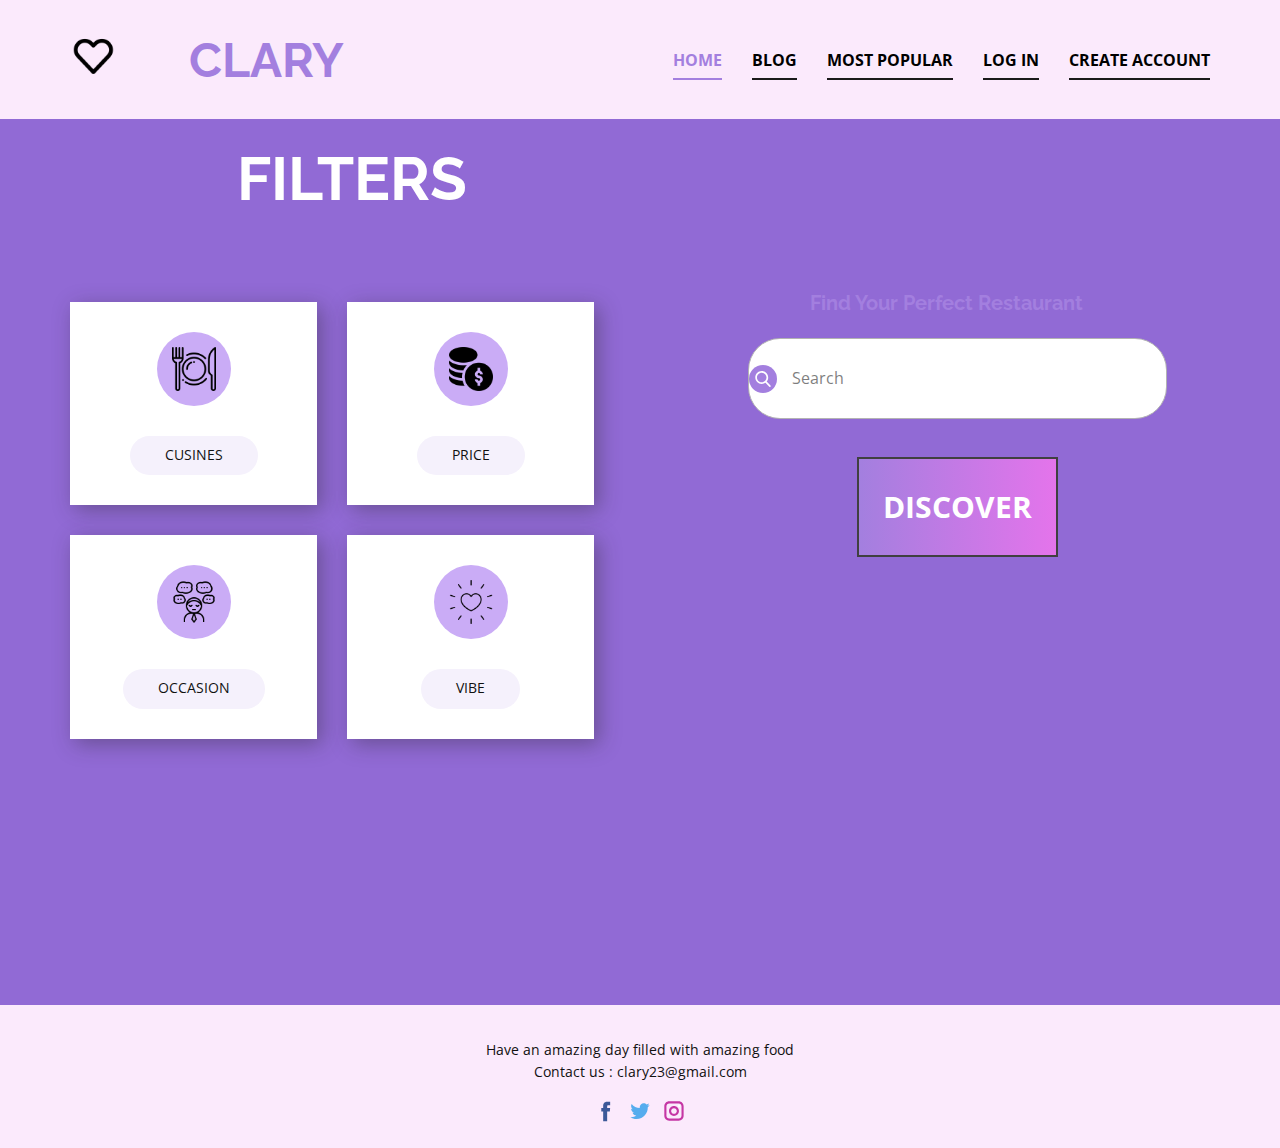
<file: index.html>
<!DOCTYPE html>
<html style="font-size: 16px;" lang="en"><head>
    <meta name="viewport" content="width=device-width, initial-scale=1.0">
    <meta charset="utf-8">
    <meta name="keywords" content="Mobile App Development, ​Stimulate your cognitive abilities while having fun, What We Do, Testimonials, Company Services, ​Love the way you work together?, Our Portfolio, About Us, ​Our way, Get in Touch, ​Level up your brand">
    <meta name="description" content="">
    <title>Home</title>
    <link rel="stylesheet" href="nicepage.css" media="screen">
<link rel="stylesheet" href="Home.css" media="screen">
    <script class="u-script" type="text/javascript" src="jquery.js" defer=""></script>
    <script class="u-script" type="text/javascript" src="nicepage.js" defer=""></script>
    <meta name="generator" content="Nicepage 5.3.6, nicepage.com">
    <link id="u-theme-google-font" rel="stylesheet" href="https://fonts.googleapis.com/css?family=Raleway:100,100i,200,200i,300,300i,400,400i,500,500i,600,600i,700,700i,800,800i,900,900i|Open+Sans:300,300i,400,400i,500,500i,600,600i,700,700i,800,800i">
    
    
    <script type="application/ld+json">{
		"@context": "http://schema.org",
		"@type": "Organization",
		"name": "Site2",
		"logo": "images/2901197.png",
		"sameAs": [
				"https://facebook.com/name",
				"https://twitter.com/name",
				"https://instagram.com/foodwithshana"
		]
}</script>
    <meta name="theme-color" content="#a37fdf">
    <meta name="twitter:site" content="@">
    <meta name="twitter:card" content="summary_large_image">
    <meta name="twitter:title" content="Home">
    <meta name="twitter:description" content="Site2">
    <meta property="og:title" content="Home">
    <meta property="og:description" content="">
    <meta property="og:type" content="website">
  </head>
  <body data-home-page="Home.html" data-home-page-title="Home" class="u-body u-xl-mode" data-lang="en"><header class="u-clearfix u-header u-palette-2-light-3 u-header" id="sec-d402"><div class="u-clearfix u-sheet u-sheet-1">
        <a href="Home.html" class="u-image u-logo u-image-1" data-image-width="128" data-image-height="128" title="Home">
          <img src="images/2901197.png" class="u-logo-image u-logo-image-1">
        </a>
        <h1 class="u-text u-text-default u-text-palette-2-base u-text-1">
          <a class="u-active-none u-border-none u-btn u-button-link u-button-style u-hover-none u-none u-text-palette-1-base u-btn-1" href="Home.html">CLARY </a>
        </h1>
        <nav class="u-menu u-menu-one-level u-offcanvas u-menu-1">
          <div class="menu-collapse" style="font-size: 1rem; letter-spacing: 0px; font-weight: 700; text-transform: uppercase;">
            <a class="u-button-style u-custom-active-border-color u-custom-border u-custom-border-color u-custom-borders u-custom-hover-border-color u-custom-left-right-menu-spacing u-custom-padding-bottom u-custom-text-active-color u-custom-text-color u-custom-text-decoration u-custom-text-hover-color u-custom-top-bottom-menu-spacing u-nav-link" href="#" style="padding: 2px 0px; font-size: calc(1em + 4px);">
              <svg class="u-svg-link" viewBox="0 0 24 24"><use xmlns:xlink="http://www.w3.org/1999/xlink" xlink:href="#svg-4b6b"></use></svg>
              <svg class="u-svg-content" version="1.1" id="svg-4b6b" viewBox="0 0 16 16" x="0px" y="0px" xmlns:xlink="http://www.w3.org/1999/xlink" xmlns="http://www.w3.org/2000/svg"><g><rect y="1" width="16" height="2"></rect><rect y="7" width="16" height="2"></rect><rect y="13" width="16" height="2"></rect>
</g></svg>
            </a>
          </div>
          <div class="u-custom-menu u-nav-container">
            <ul class="u-nav u-spacing-30 u-unstyled u-nav-1"><li class="u-nav-item"><a class="u-border-2 u-border-active-palette-1-base u-border-grey-90 u-border-hover-palette-1-base u-border-no-left u-border-no-right u-border-no-top u-button-style u-nav-link u-text-active-palette-1-base u-text-black u-text-hover-palette-1-base" href="Home.html" style="padding: 10px 0px;">Home</a>
</li><li class="u-nav-item"><a class="u-border-2 u-border-active-palette-1-base u-border-grey-90 u-border-hover-palette-1-base u-border-no-left u-border-no-right u-border-no-top u-button-style u-nav-link u-text-active-palette-1-base u-text-black u-text-hover-palette-1-base" href="Blog-Post.html" style="padding: 10px 0px;">Blog</a>
</li><li class="u-nav-item"><a class="u-border-2 u-border-active-palette-1-base u-border-grey-90 u-border-hover-palette-1-base u-border-no-left u-border-no-right u-border-no-top u-button-style u-nav-link u-text-active-palette-1-base u-text-black u-text-hover-palette-1-base" href="Most-Popular.html" style="padding: 10px 0px;">Most Popular</a>
</li><li class="u-nav-item"><a class="u-border-2 u-border-active-palette-1-base u-border-grey-90 u-border-hover-palette-1-base u-border-no-left u-border-no-right u-border-no-top u-button-style u-nav-link u-text-active-palette-1-base u-text-black u-text-hover-palette-1-base" href="Log-in.html" style="padding: 10px 0px;">Log in</a>
</li><li class="u-nav-item"><a class="u-border-2 u-border-active-palette-1-base u-border-grey-90 u-border-hover-palette-1-base u-border-no-left u-border-no-right u-border-no-top u-button-style u-nav-link u-text-active-palette-1-base u-text-black u-text-hover-palette-1-base" href="create-account.html" style="padding: 10px 0px;">create account</a>
</li></ul>
          </div>
          <div class="u-custom-menu u-nav-container-collapse">
            <div class="u-black u-container-style u-inner-container-layout u-opacity u-opacity-95 u-sidenav">
              <div class="u-inner-container-layout u-sidenav-overflow">
                <div class="u-menu-close"></div>
                <ul class="u-align-center u-nav u-popupmenu-items u-unstyled u-nav-2"><li class="u-nav-item"><a class="u-button-style u-nav-link" href="Home.html">Home</a>
</li><li class="u-nav-item"><a class="u-button-style u-nav-link" href="Blog-Post.html">Blog</a>
</li><li class="u-nav-item"><a class="u-button-style u-nav-link" href="Most-Popular.html">Most Popular</a>
</li><li class="u-nav-item"><a class="u-button-style u-nav-link" href="Log-in.html">Log in</a>
</li><li class="u-nav-item"><a class="u-button-style u-nav-link" href="create-account.html">create account</a>
</li></ul>
              </div>
            </div>
            <div class="u-black u-menu-overlay u-opacity u-opacity-70"></div>
          </div>
        </nav>
      </div></header>
    <section class="u-clearfix u-image u-section-1" id="sec-25ad" data-image-width="1920" data-image-height="1200">
      <div class="u-clearfix u-layout-wrap u-layout-wrap-1">
        <div class="u-layout" style="">
          <div class="u-layout-row" style="">
            <div class="u-container-style u-layout-cell u-size-28-xl u-size-29-lg u-size-60-md u-size-60-sm u-size-60-xs u-layout-cell-1">
              <div class="u-container-layout u-container-layout-1">
                <h1 class="u-align-center u-text u-text-body-alt-color u-text-1">
                  <a class="u-active-none u-border-none u-btn u-button-link u-button-style u-hover-none u-none u-text-white u-btn-1" href="Home.html">FILTERS<span style="font-weight: 400;"></span>
                  </a>
                </h1>
                <div class="u-list u-list-1">
                  <div class="u-repeater u-repeater-1">
                    <div class="u-container-style u-list-item u-repeater-item u-video-cover u-white u-list-item-1">
                      <div class="u-container-layout u-similar-container u-container-layout-2"><span class="u-file-icon u-icon u-icon-circle u-palette-5-light-2 u-icon-1"><img src="images/562678.png" alt=""></span>
                        <a href="https://nicepage.com/wordpress-website-builder" class="u-btn u-btn-round u-button-style u-hover-palette-1-light-2 u-palette-1-light-3 u-radius-50 u-btn-2">CUSINES</a>
                      </div>
                    </div>
                    <div class="u-align-center u-container-style u-list-item u-repeater-item u-video-cover u-white u-list-item-2">
                      <div class="u-container-layout u-similar-container u-container-layout-3"><span class="u-file-icon u-icon u-icon-circle u-palette-5-light-2 u-icon-2"><img src="images/1604644.png" alt=""></span>
                        <a href="https://nicepage.com/wordpress-website-builder" class="u-btn u-btn-round u-button-style u-hover-palette-1-light-2 u-palette-1-light-3 u-radius-50 u-btn-3">PRICE</a>
                      </div>
                    </div>
                    <div class="u-align-center u-container-style u-list-item u-repeater-item u-video-cover u-white u-list-item-3">
                      <div class="u-container-layout u-similar-container u-container-layout-4"><span class="u-file-icon u-icon u-icon-circle u-palette-5-light-2 u-icon-3"><img src="images/2327137.png" alt=""></span>
                        <a href="https://nicepage.com/wordpress-website-builder" class="u-btn u-btn-round u-button-style u-hover-palette-1-light-2 u-palette-1-light-3 u-radius-50 u-btn-4"> OCCASION</a>
                      </div>
                    </div>
                    <div class="u-align-center u-container-style u-list-item u-repeater-item u-video-cover u-white u-list-item-4">
                      <div class="u-container-layout u-similar-container u-container-layout-5"><span class="u-file-icon u-icon u-icon-circle u-palette-5-light-2 u-icon-4"><img src="images/1262556.png" alt=""></span>
                        <a href="https://nicepage.com/wordpress-website-builder" class="u-btn u-btn-round u-button-style u-hover-palette-1-light-2 u-palette-1-light-3 u-radius-50 u-btn-5">VIBE</a>
                      </div>
                    </div>
                  </div>
                </div>
              </div>
            </div>
            <div class="u-container-style u-layout-cell u-size-31-lg u-size-32-xl u-size-60-md u-size-60-sm u-size-60-xs u-layout-cell-2" data-image-width="720" data-image-height="1218">
              <div class="u-container-layout u-container-layout-6">
                <h5 class="u-text u-text-default u-text-palette-3-dark-1 u-text-2">
                  <a class="u-active-none u-border-none u-btn u-button-link u-button-style u-hover-none u-none u-text-palette-1-base u-btn-6" href="Home.html">Find Your Perfect Restaurant</a>
                </h5>
                <form action="#" method="get" class="u-align-center u-border-1 u-border-grey-30 u-gradient u-radius-32 u-search u-search-left u-search-1">
                  <button class="u-search-button" type="submit">
                    <span class="u-icon-circle u-palette-1-base u-search-icon u-spacing-10 u-search-icon-1">
                      <svg class="u-svg-link" preserveAspectRatio="xMidYMin slice" viewBox="0 0 56.966 56.966"><use xmlns:xlink="http://www.w3.org/1999/xlink" xlink:href="#svg-29f0"></use></svg>
                      <svg xmlns="http://www.w3.org/2000/svg" xmlns:xlink="http://www.w3.org/1999/xlink" version="1.1" id="svg-29f0" x="0px" y="0px" viewBox="0 0 56.966 56.966" style="enable-background:new 0 0 56.966 56.966;" xml:space="preserve" class="u-svg-content"><path d="M55.146,51.887L41.588,37.786c3.486-4.144,5.396-9.358,5.396-14.786c0-12.682-10.318-23-23-23s-23,10.318-23,23  s10.318,23,23,23c4.761,0,9.298-1.436,13.177-4.162l13.661,14.208c0.571,0.593,1.339,0.92,2.162,0.92  c0.779,0,1.518-0.297,2.079-0.837C56.255,54.982,56.293,53.08,55.146,51.887z M23.984,6c9.374,0,17,7.626,17,17s-7.626,17-17,17  s-17-7.626-17-17S14.61,6,23.984,6z"></path></svg>
                    </span>
                  </button>
                  <input class="u-search-input" type="search" name="search" value="" placeholder="Search">
                </form>
                <a href="TRUFFLES.html" class="u-align-center u-border-2 u-border-grey-75 u-btn u-button-style u-gradient u-none u-text-body-alt-color u-btn-7">DISCOVER</a>
              </div>
            </div>
          </div>
        </div>
      </div>
    </section>
    
    
    <footer class="u-align-center u-clearfix u-footer u-palette-2-light-3 u-footer" id="sec-6d3f"><div class="u-clearfix u-sheet u-sheet-1">
        <p class="u-small-text u-text u-text-variant u-text-1">Have an amazing day filled with amazing food<br>Contact us : clary23@gmail.com
        </p>
        <div class="u-social-icons u-spacing-10 u-social-icons-1">
          <a class="u-social-url" title="facebook" target="_blank" href="https://facebook.com/name"><span class="u-icon u-social-facebook u-social-icon u-icon-1"><svg class="u-svg-link" preserveAspectRatio="xMidYMin slice" viewBox="0 0 112 112" style=""><use xmlns:xlink="http://www.w3.org/1999/xlink" xlink:href="#svg-0fef"></use></svg><svg class="u-svg-content" viewBox="0 0 112 112" x="0" y="0" id="svg-0fef"><path fill="currentColor" d="M75.5,28.8H65.4c-1.5,0-4,0.9-4,4.3v9.4h13.9l-1.5,15.8H61.4v45.1H42.8V58.3h-8.8V42.4h8.8V32.2
c0-7.4,3.4-18.8,18.8-18.8h13.8v15.4H75.5z"></path></svg></span>
          </a>
          <a class="u-social-url" title="twitter" target="_blank" href="https://twitter.com/name"><span class="u-icon u-social-icon u-social-twitter u-icon-2"><svg class="u-svg-link" preserveAspectRatio="xMidYMin slice" viewBox="0 0 112 112" style=""><use xmlns:xlink="http://www.w3.org/1999/xlink" xlink:href="#svg-16a1"></use></svg><svg class="u-svg-content" viewBox="0 0 112 112" x="0" y="0" id="svg-16a1"><path fill="currentColor" d="M92.2,38.2c0,0.8,0,1.6,0,2.3c0,24.3-18.6,52.4-52.6,52.4c-10.6,0.1-20.2-2.9-28.5-8.2
	c1.4,0.2,2.9,0.2,4.4,0.2c8.7,0,16.7-2.9,23-7.9c-8.1-0.2-14.9-5.5-17.3-12.8c1.1,0.2,2.4,0.2,3.4,0.2c1.6,0,3.3-0.2,4.8-0.7
	c-8.4-1.6-14.9-9.2-14.9-18c0-0.2,0-0.2,0-0.2c2.5,1.4,5.4,2.2,8.4,2.3c-5-3.3-8.3-8.9-8.3-15.4c0-3.4,1-6.5,2.5-9.2
	c9.1,11.1,22.7,18.5,38,19.2c-0.2-1.4-0.4-2.8-0.4-4.3c0.1-10,8.3-18.2,18.5-18.2c5.4,0,10.1,2.2,13.5,5.7c4.3-0.8,8.1-2.3,11.7-4.5
	c-1.4,4.3-4.3,7.9-8.1,10.1c3.7-0.4,7.3-1.4,10.6-2.9C98.9,32.3,95.7,35.5,92.2,38.2z"></path></svg></span>
          </a>
          <a class="u-social-url" title="instagram" target="_blank" href="https://instagram.com/foodwithshana"><span class="u-icon u-social-icon u-social-instagram u-icon-3"><svg class="u-svg-link" preserveAspectRatio="xMidYMin slice" viewBox="0 0 112 112" style=""><use xmlns:xlink="http://www.w3.org/1999/xlink" xlink:href="#svg-a6ce"></use></svg><svg class="u-svg-content" viewBox="0 0 112 112" x="0" y="0" id="svg-a6ce"><path fill="currentColor" d="M55.9,32.9c-12.8,0-23.2,10.4-23.2,23.2s10.4,23.2,23.2,23.2s23.2-10.4,23.2-23.2S68.7,32.9,55.9,32.9z
	 M55.9,69.4c-7.4,0-13.3-6-13.3-13.3c-0.1-7.4,6-13.3,13.3-13.3s13.3,6,13.3,13.3C69.3,63.5,63.3,69.4,55.9,69.4z"></path><path fill="#FFFFFF" d="M79.7,26.8c-3,0-5.4,2.5-5.4,5.4s2.5,5.4,5.4,5.4c3,0,5.4-2.5,5.4-5.4S82.7,26.8,79.7,26.8z"></path><path fill="currentColor" d="M78.2,11H33.5C21,11,10.8,21.3,10.8,33.7v44.7c0,12.6,10.2,22.8,22.7,22.8h44.7c12.6,0,22.7-10.2,22.7-22.7
	V33.7C100.8,21.1,90.6,11,78.2,11z M91,78.4c0,7.1-5.8,12.8-12.8,12.8H33.5c-7.1,0-12.8-5.8-12.8-12.8V33.7
	c0-7.1,5.8-12.8,12.8-12.8h44.7c7.1,0,12.8,5.8,12.8,12.8V78.4z"></path></svg></span>
          </a>
        </div>
      </div></footer>
    
  
</body></html>
</file>
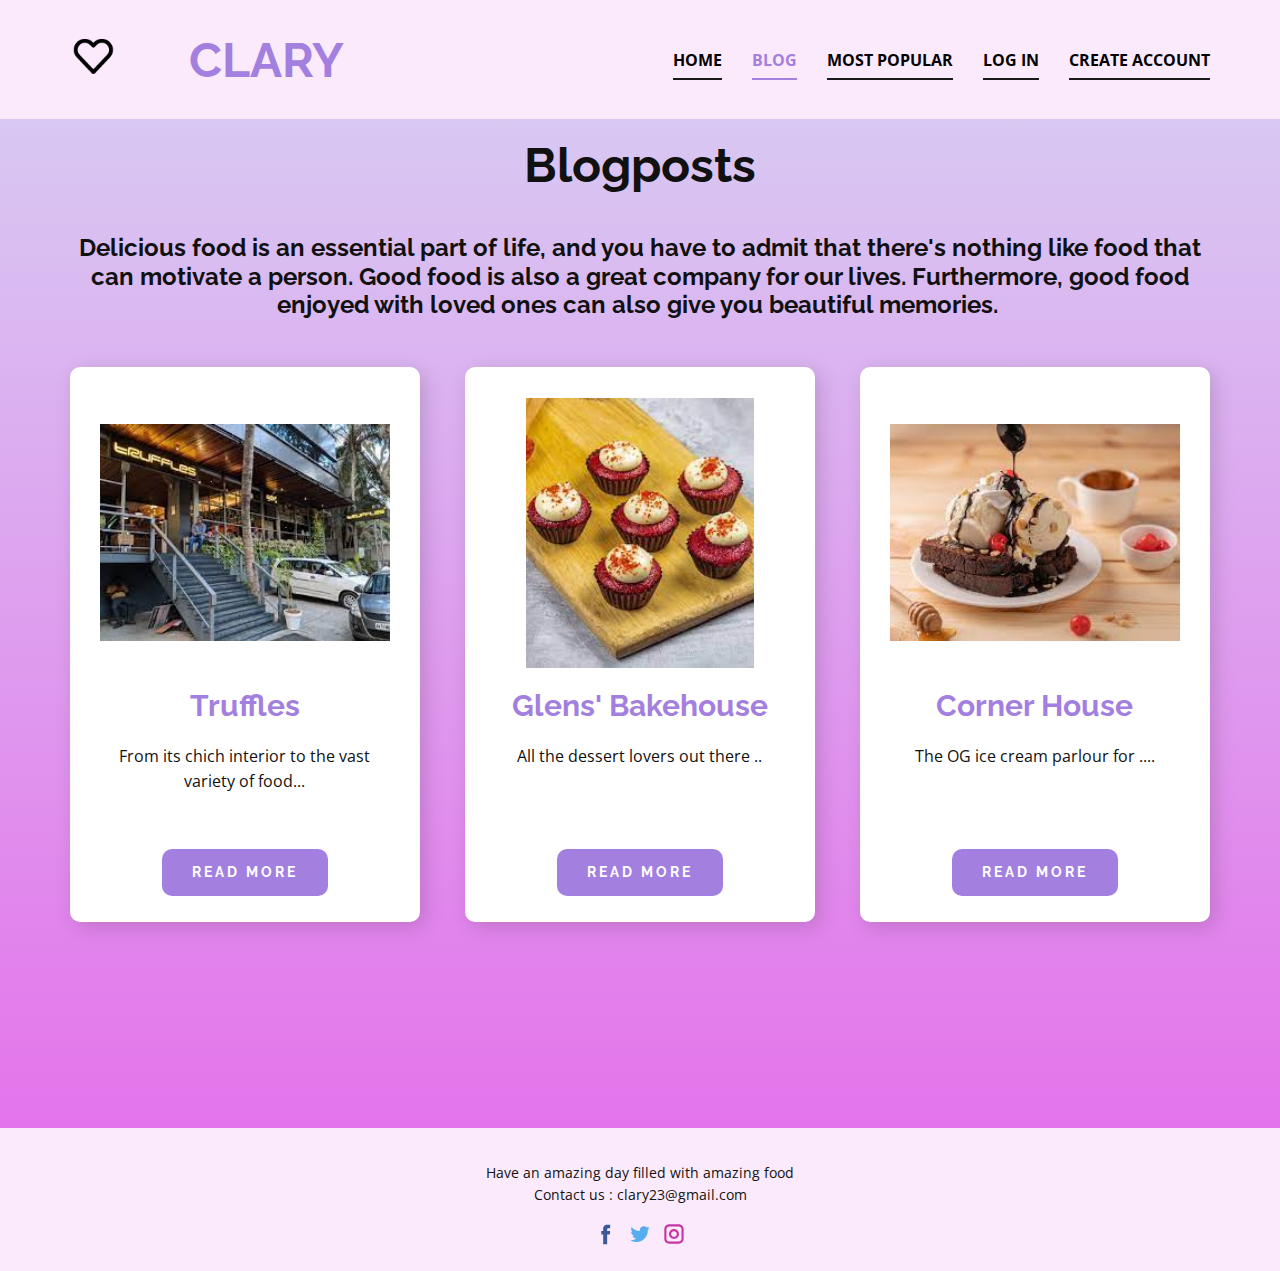
<file: Blog-Post.html>
<!DOCTYPE html>
<html style="font-size: 16px;" lang="en"><head>
    <meta name="viewport" content="width=device-width, initial-scale=1.0">
    <meta charset="utf-8">
    <meta name="keywords" content="Mobile App Development, ​Stimulate your cognitive abilities while having fun, What We Do, Testimonials, Company Services, ​Love the way you work together?, Our Portfolio, About Us, ​Our way, Get in Touch, ​Level up your brand">
    <meta name="description" content="">
    <title>Blog Post</title>
    <link rel="stylesheet" href="nicepage.css" media="screen">
<link rel="stylesheet" href="Blog-Post.css" media="screen">
    <script class="u-script" type="text/javascript" src="jquery.js" defer=""></script>
    <script class="u-script" type="text/javascript" src="nicepage.js" defer=""></script>
    <meta name="generator" content="Nicepage 5.3.6, nicepage.com">
    <link id="u-theme-google-font" rel="stylesheet" href="https://fonts.googleapis.com/css?family=Raleway:100,100i,200,200i,300,300i,400,400i,500,500i,600,600i,700,700i,800,800i,900,900i|Open+Sans:300,300i,400,400i,500,500i,600,600i,700,700i,800,800i">
    <link id="u-page-google-font" rel="stylesheet" href="https://fonts.googleapis.com/css?family=Raleway:100,100i,200,200i,300,300i,400,400i,500,500i,600,600i,700,700i,800,800i,900,900i">
    
    
    <script type="application/ld+json">{
		"@context": "http://schema.org",
		"@type": "Organization",
		"name": "Site2",
		"logo": "images/2901197.png",
		"sameAs": [
				"https://facebook.com/name",
				"https://twitter.com/name",
				"https://instagram.com/foodwithshana"
		]
}</script>
    <meta name="theme-color" content="#a37fdf">
    <meta name="twitter:site" content="@">
    <meta name="twitter:card" content="summary_large_image">
    <meta name="twitter:title" content="Blog Post">
    <meta name="twitter:description" content="Site2">
    <meta property="og:title" content="Blog Post">
    <meta property="og:description" content="">
    <meta property="og:type" content="website">
  </head>
  <body class="u-body u-xl-mode" data-lang="en"><header class="u-clearfix u-header u-palette-2-light-3 u-header" id="sec-d402"><div class="u-clearfix u-sheet u-sheet-1">
        <a href="Home.html" class="u-image u-logo u-image-1" data-image-width="128" data-image-height="128" title="Home">
          <img src="images/2901197.png" class="u-logo-image u-logo-image-1">
        </a>
        <h1 class="u-text u-text-default u-text-palette-2-base u-text-1">
          <a class="u-active-none u-border-none u-btn u-button-link u-button-style u-hover-none u-none u-text-palette-1-base u-btn-1" href="Home.html">CLARY </a>
        </h1>
        <nav class="u-menu u-menu-one-level u-offcanvas u-menu-1">
          <div class="menu-collapse" style="font-size: 1rem; letter-spacing: 0px; font-weight: 700; text-transform: uppercase;">
            <a class="u-button-style u-custom-active-border-color u-custom-border u-custom-border-color u-custom-borders u-custom-hover-border-color u-custom-left-right-menu-spacing u-custom-padding-bottom u-custom-text-active-color u-custom-text-color u-custom-text-decoration u-custom-text-hover-color u-custom-top-bottom-menu-spacing u-nav-link" href="#" style="padding: 2px 0px; font-size: calc(1em + 4px);">
              <svg class="u-svg-link" viewBox="0 0 24 24"><use xmlns:xlink="http://www.w3.org/1999/xlink" xlink:href="#svg-4b6b"></use></svg>
              <svg class="u-svg-content" version="1.1" id="svg-4b6b" viewBox="0 0 16 16" x="0px" y="0px" xmlns:xlink="http://www.w3.org/1999/xlink" xmlns="http://www.w3.org/2000/svg"><g><rect y="1" width="16" height="2"></rect><rect y="7" width="16" height="2"></rect><rect y="13" width="16" height="2"></rect>
</g></svg>
            </a>
          </div>
          <div class="u-custom-menu u-nav-container">
            <ul class="u-nav u-spacing-30 u-unstyled u-nav-1"><li class="u-nav-item"><a class="u-border-2 u-border-active-palette-1-base u-border-grey-90 u-border-hover-palette-1-base u-border-no-left u-border-no-right u-border-no-top u-button-style u-nav-link u-text-active-palette-1-base u-text-black u-text-hover-palette-1-base" href="Home.html" style="padding: 10px 0px;">Home</a>
</li><li class="u-nav-item"><a class="u-border-2 u-border-active-palette-1-base u-border-grey-90 u-border-hover-palette-1-base u-border-no-left u-border-no-right u-border-no-top u-button-style u-nav-link u-text-active-palette-1-base u-text-black u-text-hover-palette-1-base" href="Blog-Post.html" style="padding: 10px 0px;">Blog</a>
</li><li class="u-nav-item"><a class="u-border-2 u-border-active-palette-1-base u-border-grey-90 u-border-hover-palette-1-base u-border-no-left u-border-no-right u-border-no-top u-button-style u-nav-link u-text-active-palette-1-base u-text-black u-text-hover-palette-1-base" href="Most-Popular.html" style="padding: 10px 0px;">Most Popular</a>
</li><li class="u-nav-item"><a class="u-border-2 u-border-active-palette-1-base u-border-grey-90 u-border-hover-palette-1-base u-border-no-left u-border-no-right u-border-no-top u-button-style u-nav-link u-text-active-palette-1-base u-text-black u-text-hover-palette-1-base" href="Log-in.html" style="padding: 10px 0px;">Log in</a>
</li><li class="u-nav-item"><a class="u-border-2 u-border-active-palette-1-base u-border-grey-90 u-border-hover-palette-1-base u-border-no-left u-border-no-right u-border-no-top u-button-style u-nav-link u-text-active-palette-1-base u-text-black u-text-hover-palette-1-base" href="create-account.html" style="padding: 10px 0px;">create account</a>
</li></ul>
          </div>
          <div class="u-custom-menu u-nav-container-collapse">
            <div class="u-black u-container-style u-inner-container-layout u-opacity u-opacity-95 u-sidenav">
              <div class="u-inner-container-layout u-sidenav-overflow">
                <div class="u-menu-close"></div>
                <ul class="u-align-center u-nav u-popupmenu-items u-unstyled u-nav-2"><li class="u-nav-item"><a class="u-button-style u-nav-link" href="Home.html">Home</a>
</li><li class="u-nav-item"><a class="u-button-style u-nav-link" href="Blog-Post.html">Blog</a>
</li><li class="u-nav-item"><a class="u-button-style u-nav-link" href="Most-Popular.html">Most Popular</a>
</li><li class="u-nav-item"><a class="u-button-style u-nav-link" href="Log-in.html">Log in</a>
</li><li class="u-nav-item"><a class="u-button-style u-nav-link" href="create-account.html">create account</a>
</li></ul>
              </div>
            </div>
            <div class="u-black u-menu-overlay u-opacity u-opacity-70"></div>
          </div>
        </nav>
      </div></header>
    <section class="u-align-center u-clearfix u-gradient u-section-1" id="carousel_d2df">
      <h2 class="u-text u-text-default u-text-1">Blogposts</h2>
      <h4 class="u-align-center u-text u-text-2">Delicious food is an essential part of life, and you have to admit that there's nothing like food that can motivate a person. Good food is also a great company for our lives. Furthermore, good food enjoyed with loved ones can also give you beautiful memories.&nbsp;</h4>
      <div class="u-list u-list-1">
        <div class="u-repeater u-repeater-1">
          <div class="u-align-center u-container-style u-list-item u-radius-10 u-repeater-item u-shape-round u-white u-list-item-1">
            <div class="u-container-layout u-similar-container u-container-layout-1">
              <a href="TRUFFLES.html" class="u-active-palette-2-light-1 u-align-left u-btn u-btn-round u-button-style u-custom-font u-font-raleway u-hover-palette-2-light-1 u-palette-1-base u-radius-10 u-text-body-alt-color u-btn-1" data-animation-name="" data-animation-duration="0" data-animation-delay="0" data-animation-direction="">Read more</a>
              <img alt="" class="u-expanded-width u-image u-image-contain u-image-default u-image-1" data-image-width="259" data-image-height="194" src="images/49b3dbad-d468-85d9-492a-3a1e5360a0ea.jpeg">
              <h4 class="u-text u-text-default u-text-palette-1-base u-text-3">Truffles</h4>
              <p class="u-text u-text-4">From its chich interior to the vast variety of food...</p>
            </div>
          </div>
          <div class="u-align-center u-container-style u-list-item u-radius-10 u-repeater-item u-shape-round u-white u-list-item-2">
            <div class="u-container-layout u-similar-container u-container-layout-2">
              <a href="https://nicepage.cc" class="u-active-palette-2-light-1 u-align-left u-btn u-btn-round u-button-style u-custom-font u-font-raleway u-hover-palette-2-light-1 u-palette-1-base u-radius-10 u-text-body-alt-color u-btn-2" data-animation-name="" data-animation-duration="0" data-animation-delay="0" data-animation-direction="">read more</a>
              <img alt="" class="u-expanded-width u-image u-image-contain u-image-default u-image-2" data-image-width="206" data-image-height="244" src="images/a2298a12-35ba-18a0-12f9-375f93889d1f.jpeg">
              <h4 class="u-text u-text-default u-text-palette-1-base u-text-5">Glens' Bakehouse</h4>
              <p class="u-text u-text-6">All the dessert lovers out there ..</p>
            </div>
          </div>
          <div class="u-align-center u-container-style u-list-item u-radius-10 u-repeater-item u-shape-round u-white u-list-item-3">
            <div class="u-container-layout u-similar-container u-container-layout-3">
              <a href="https://nicepage.cloud" class="u-active-palette-2-light-1 u-align-left u-btn u-btn-round u-button-style u-custom-font u-font-raleway u-hover-palette-2-light-1 u-palette-1-base u-radius-10 u-text-body-alt-color u-btn-3" data-animation-name="" data-animation-duration="0" data-animation-delay="0" data-animation-direction="">read more</a>
              <img alt="" class="u-expanded-width u-image u-image-contain u-image-default u-image-3" data-image-width="259" data-image-height="194" src="images/5ec57fac-810c-e5f5-5f64-3a2e6d172438.jpeg">
              <h4 class="u-text u-text-default u-text-palette-1-base u-text-7">Corner House</h4>
              <p class="u-text u-text-8">The OG ice cream parlour for ....</p>
            </div>
          </div>
        </div>
      </div>
    </section>
    
    
    <footer class="u-align-center u-clearfix u-footer u-palette-2-light-3 u-footer" id="sec-6d3f"><div class="u-clearfix u-sheet u-sheet-1">
        <p class="u-small-text u-text u-text-variant u-text-1">Have an amazing day filled with amazing food<br>Contact us : clary23@gmail.com
        </p>
        <div class="u-social-icons u-spacing-10 u-social-icons-1">
          <a class="u-social-url" title="facebook" target="_blank" href="https://facebook.com/name"><span class="u-icon u-social-facebook u-social-icon u-icon-1"><svg class="u-svg-link" preserveAspectRatio="xMidYMin slice" viewBox="0 0 112 112" style=""><use xmlns:xlink="http://www.w3.org/1999/xlink" xlink:href="#svg-0fef"></use></svg><svg class="u-svg-content" viewBox="0 0 112 112" x="0" y="0" id="svg-0fef"><path fill="currentColor" d="M75.5,28.8H65.4c-1.5,0-4,0.9-4,4.3v9.4h13.9l-1.5,15.8H61.4v45.1H42.8V58.3h-8.8V42.4h8.8V32.2
c0-7.4,3.4-18.8,18.8-18.8h13.8v15.4H75.5z"></path></svg></span>
          </a>
          <a class="u-social-url" title="twitter" target="_blank" href="https://twitter.com/name"><span class="u-icon u-social-icon u-social-twitter u-icon-2"><svg class="u-svg-link" preserveAspectRatio="xMidYMin slice" viewBox="0 0 112 112" style=""><use xmlns:xlink="http://www.w3.org/1999/xlink" xlink:href="#svg-16a1"></use></svg><svg class="u-svg-content" viewBox="0 0 112 112" x="0" y="0" id="svg-16a1"><path fill="currentColor" d="M92.2,38.2c0,0.8,0,1.6,0,2.3c0,24.3-18.6,52.4-52.6,52.4c-10.6,0.1-20.2-2.9-28.5-8.2
	c1.4,0.2,2.9,0.2,4.4,0.2c8.7,0,16.7-2.9,23-7.9c-8.1-0.2-14.9-5.5-17.3-12.8c1.1,0.2,2.4,0.2,3.4,0.2c1.6,0,3.3-0.2,4.8-0.7
	c-8.4-1.6-14.9-9.2-14.9-18c0-0.2,0-0.2,0-0.2c2.5,1.4,5.4,2.2,8.4,2.3c-5-3.3-8.3-8.9-8.3-15.4c0-3.4,1-6.5,2.5-9.2
	c9.1,11.1,22.7,18.5,38,19.2c-0.2-1.4-0.4-2.8-0.4-4.3c0.1-10,8.3-18.2,18.5-18.2c5.4,0,10.1,2.2,13.5,5.7c4.3-0.8,8.1-2.3,11.7-4.5
	c-1.4,4.3-4.3,7.9-8.1,10.1c3.7-0.4,7.3-1.4,10.6-2.9C98.9,32.3,95.7,35.5,92.2,38.2z"></path></svg></span>
          </a>
          <a class="u-social-url" title="instagram" target="_blank" href="https://instagram.com/foodwithshana"><span class="u-icon u-social-icon u-social-instagram u-icon-3"><svg class="u-svg-link" preserveAspectRatio="xMidYMin slice" viewBox="0 0 112 112" style=""><use xmlns:xlink="http://www.w3.org/1999/xlink" xlink:href="#svg-a6ce"></use></svg><svg class="u-svg-content" viewBox="0 0 112 112" x="0" y="0" id="svg-a6ce"><path fill="currentColor" d="M55.9,32.9c-12.8,0-23.2,10.4-23.2,23.2s10.4,23.2,23.2,23.2s23.2-10.4,23.2-23.2S68.7,32.9,55.9,32.9z
	 M55.9,69.4c-7.4,0-13.3-6-13.3-13.3c-0.1-7.4,6-13.3,13.3-13.3s13.3,6,13.3,13.3C69.3,63.5,63.3,69.4,55.9,69.4z"></path><path fill="#FFFFFF" d="M79.7,26.8c-3,0-5.4,2.5-5.4,5.4s2.5,5.4,5.4,5.4c3,0,5.4-2.5,5.4-5.4S82.7,26.8,79.7,26.8z"></path><path fill="currentColor" d="M78.2,11H33.5C21,11,10.8,21.3,10.8,33.7v44.7c0,12.6,10.2,22.8,22.7,22.8h44.7c12.6,0,22.7-10.2,22.7-22.7
	V33.7C100.8,21.1,90.6,11,78.2,11z M91,78.4c0,7.1-5.8,12.8-12.8,12.8H33.5c-7.1,0-12.8-5.8-12.8-12.8V33.7
	c0-7.1,5.8-12.8,12.8-12.8h44.7c7.1,0,12.8,5.8,12.8,12.8V78.4z"></path></svg></span>
          </a>
        </div>
      </div></footer>
   
  
</body></html>
</file>
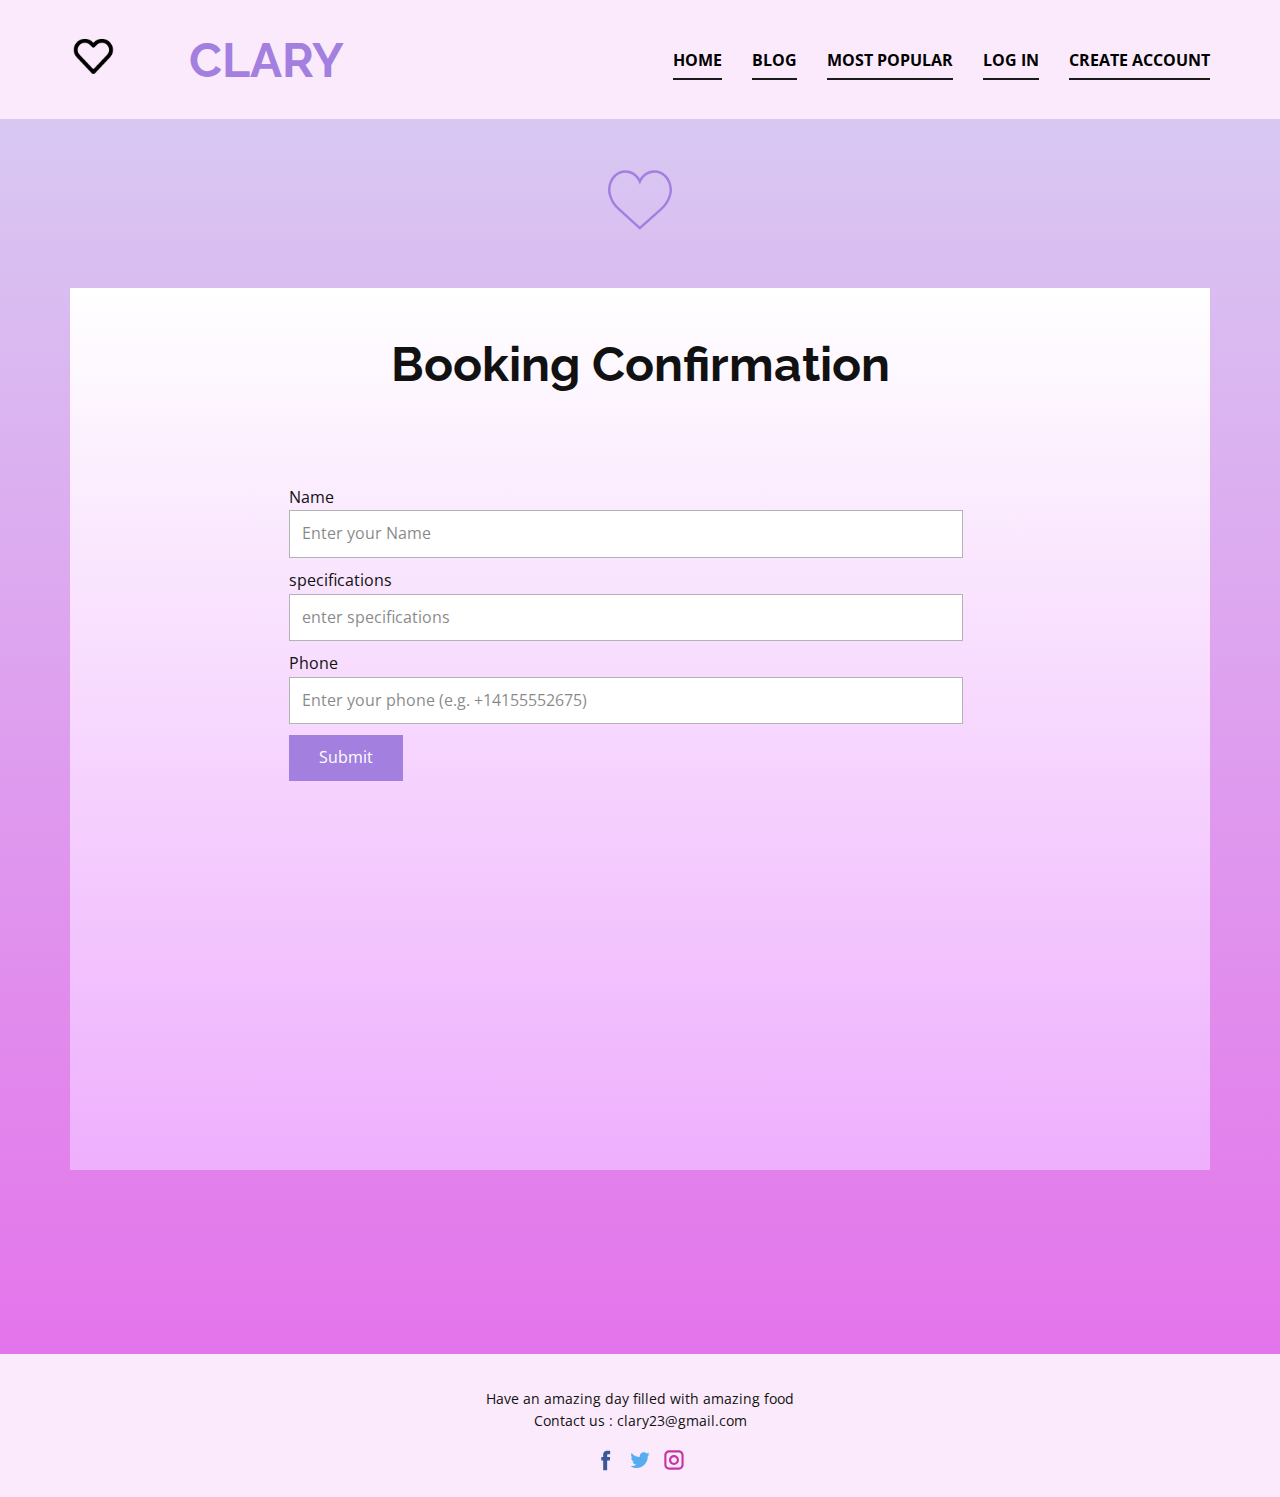
<file: booking-confirmation.html>
<!DOCTYPE html>
<html style="font-size: 16px;" lang="en"><head>
    <meta name="viewport" content="width=device-width, initial-scale=1.0">
    <meta charset="utf-8">
    <meta name="keywords" content="CLARY​, Booking Confirmation">
    <meta name="description" content="">
    <title>booking confirmation</title>
    <link rel="stylesheet" href="nicepage.css" media="screen">
<link rel="stylesheet" href="booking-confirmation.css" media="screen">
    <script class="u-script" type="text/javascript" src="jquery.js" defer=""></script>
    <script class="u-script" type="text/javascript" src="nicepage.js" defer=""></script>
    <meta name="generator" content="Nicepage 5.3.6, nicepage.com">
    <meta name="referrer" content="origin">
    <link id="u-theme-google-font" rel="stylesheet" href="https://fonts.googleapis.com/css?family=Raleway:100,100i,200,200i,300,300i,400,400i,500,500i,600,600i,700,700i,800,800i,900,900i|Open+Sans:300,300i,400,400i,500,500i,600,600i,700,700i,800,800i">
    
    
    <script type="application/ld+json">{
		"@context": "http://schema.org",
		"@type": "Organization",
		"name": "Site2",
		"logo": "images/2901197.png",
		"sameAs": [
				"https://facebook.com/name",
				"https://twitter.com/name",
				"https://instagram.com/foodwithshana"
		]
}</script>
    <meta name="theme-color" content="#a37fdf">
    <meta name="twitter:site" content="@">
    <meta name="twitter:card" content="summary_large_image">
    <meta name="twitter:title" content="booking confirmation">
    <meta name="twitter:description" content="Site2">
    <meta property="og:title" content="booking confirmation">
    <meta property="og:description" content="">
    <meta property="og:type" content="website">
  </head>
  <body class="u-body u-xl-mode" data-lang="en"><header class="u-clearfix u-header u-palette-2-light-3 u-header" id="sec-d402"><div class="u-clearfix u-sheet u-sheet-1">
        <a href="Home.html" class="u-image u-logo u-image-1" data-image-width="128" data-image-height="128" title="Home">
          <img src="images/2901197.png" class="u-logo-image u-logo-image-1">
        </a>
        <h1 class="u-text u-text-default u-text-palette-2-base u-text-1">
          <a class="u-active-none u-border-none u-btn u-button-link u-button-style u-hover-none u-none u-text-palette-1-base u-btn-1" href="Home.html">CLARY </a>
        </h1>
        <nav class="u-menu u-menu-one-level u-offcanvas u-menu-1">
          <div class="menu-collapse" style="font-size: 1rem; letter-spacing: 0px; font-weight: 700; text-transform: uppercase;">
            <a class="u-button-style u-custom-active-border-color u-custom-border u-custom-border-color u-custom-borders u-custom-hover-border-color u-custom-left-right-menu-spacing u-custom-padding-bottom u-custom-text-active-color u-custom-text-color u-custom-text-decoration u-custom-text-hover-color u-custom-top-bottom-menu-spacing u-nav-link" href="#" style="padding: 2px 0px; font-size: calc(1em + 4px);">
              <svg class="u-svg-link" viewBox="0 0 24 24"><use xmlns:xlink="http://www.w3.org/1999/xlink" xlink:href="#svg-4b6b"></use></svg>
              <svg class="u-svg-content" version="1.1" id="svg-4b6b" viewBox="0 0 16 16" x="0px" y="0px" xmlns:xlink="http://www.w3.org/1999/xlink" xmlns="http://www.w3.org/2000/svg"><g><rect y="1" width="16" height="2"></rect><rect y="7" width="16" height="2"></rect><rect y="13" width="16" height="2"></rect>
</g></svg>
            </a>
          </div>
          <div class="u-custom-menu u-nav-container">
            <ul class="u-nav u-spacing-30 u-unstyled u-nav-1"><li class="u-nav-item"><a class="u-border-2 u-border-active-palette-1-base u-border-grey-90 u-border-hover-palette-1-base u-border-no-left u-border-no-right u-border-no-top u-button-style u-nav-link u-text-active-palette-1-base u-text-black u-text-hover-palette-1-base" href="Home.html" style="padding: 10px 0px;">Home</a>
</li><li class="u-nav-item"><a class="u-border-2 u-border-active-palette-1-base u-border-grey-90 u-border-hover-palette-1-base u-border-no-left u-border-no-right u-border-no-top u-button-style u-nav-link u-text-active-palette-1-base u-text-black u-text-hover-palette-1-base" href="Blog-Post.html" style="padding: 10px 0px;">Blog</a>
</li><li class="u-nav-item"><a class="u-border-2 u-border-active-palette-1-base u-border-grey-90 u-border-hover-palette-1-base u-border-no-left u-border-no-right u-border-no-top u-button-style u-nav-link u-text-active-palette-1-base u-text-black u-text-hover-palette-1-base" href="Most-Popular.html" style="padding: 10px 0px;">Most Popular</a>
</li><li class="u-nav-item"><a class="u-border-2 u-border-active-palette-1-base u-border-grey-90 u-border-hover-palette-1-base u-border-no-left u-border-no-right u-border-no-top u-button-style u-nav-link u-text-active-palette-1-base u-text-black u-text-hover-palette-1-base" href="Log-in.html" style="padding: 10px 0px;">Log in</a>
</li><li class="u-nav-item"><a class="u-border-2 u-border-active-palette-1-base u-border-grey-90 u-border-hover-palette-1-base u-border-no-left u-border-no-right u-border-no-top u-button-style u-nav-link u-text-active-palette-1-base u-text-black u-text-hover-palette-1-base" href="create-account.html" style="padding: 10px 0px;">create account</a>
</li></ul>
          </div>
          <div class="u-custom-menu u-nav-container-collapse">
            <div class="u-black u-container-style u-inner-container-layout u-opacity u-opacity-95 u-sidenav">
              <div class="u-inner-container-layout u-sidenav-overflow">
                <div class="u-menu-close"></div>
                <ul class="u-align-center u-nav u-popupmenu-items u-unstyled u-nav-2"><li class="u-nav-item"><a class="u-button-style u-nav-link" href="Home.html">Home</a>
</li><li class="u-nav-item"><a class="u-button-style u-nav-link" href="Blog-Post.html">Blog</a>
</li><li class="u-nav-item"><a class="u-button-style u-nav-link" href="Most-Popular.html">Most Popular</a>
</li><li class="u-nav-item"><a class="u-button-style u-nav-link" href="Log-in.html">Log in</a>
</li><li class="u-nav-item"><a class="u-button-style u-nav-link" href="create-account.html">create account</a>
</li></ul>
              </div>
            </div>
            <div class="u-black u-menu-overlay u-opacity u-opacity-70"></div>
          </div>
        </nav>
      </div></header>
    <section class="u-clearfix u-gradient u-section-1" id="carousel_4d9d">
      <div class="u-clearfix u-sheet u-sheet-1"><span class="u-align-center u-icon u-text-palette-1-base u-icon-1"><svg class="u-svg-link" preserveAspectRatio="xMidYMin slice" viewBox="0 0 51.997 51.997" style=""><use xmlns:xlink="http://www.w3.org/1999/xlink" xlink:href="#svg-e074"></use></svg><svg class="u-svg-content" viewBox="0 0 51.997 51.997" x="0px" y="0px" id="svg-e074" style="enable-background:new 0 0 51.997 51.997;"><g><path d="M51.911,16.242C51.152,7.888,45.239,1.827,37.839,1.827c-4.93,0-9.444,2.653-11.984,6.905
		c-2.517-4.307-6.846-6.906-11.697-6.906c-7.399,0-13.313,6.061-14.071,14.415c-0.06,0.369-0.306,2.311,0.442,5.478
		c1.078,4.568,3.568,8.723,7.199,12.013l18.115,16.439l18.426-16.438c3.631-3.291,6.121-7.445,7.199-12.014
		C52.216,18.553,51.97,16.611,51.911,16.242z M49.521,21.261c-0.984,4.172-3.265,7.973-6.59,10.985L25.855,47.481L9.072,32.25
		c-3.331-3.018-5.611-6.818-6.596-10.99c-0.708-2.997-0.417-4.69-0.416-4.701l0.015-0.101C2.725,9.139,7.806,3.826,14.158,3.826
		c4.687,0,8.813,2.88,10.771,7.515l0.921,2.183l0.921-2.183c1.927-4.564,6.271-7.514,11.069-7.514
		c6.351,0,11.433,5.313,12.096,12.727C49.938,16.57,50.229,18.264,49.521,21.261z"></path>
</g></svg></span>
        <div class="u-align-center u-clearfix u-gutter-0 u-layout-wrap u-layout-wrap-1">
          <div class="u-layout">
            <div class="u-layout-row">
              <div class="u-align-left u-container-style u-gradient u-layout-cell u-size-60 u-layout-cell-1" data-animation-name="" data-animation-duration="0" data-animation-delay="0" data-animation-direction="">
                <div class="u-container-layout u-container-layout-1">
                  <h2 class="u-align-center u-text u-text-1">Booking Confirmation</h2>
                  <div class="u-align-center u-form u-form-1">
                    <form action="https://forms.nicepagesrv.com/v2/form/process" class="u-clearfix u-form-spacing-10 u-form-vertical u-inner-form" source="email" name="form" style="padding: 10px;" redirect="true" redirect-address="Home.html">
                      <div class="u-form-group">
                        <label for="name-0576" class="u-label">Name</label>
                        <input type="text" placeholder="Enter your Name" id="name-0576" name="name" class="u-border-1 u-border-grey-30 u-input u-input-rectangle u-white" required="required">
                      </div>
                      <div class="u-form-group">
                        <label for="message-0576" class="u-label">specifications</label>
                        <input placeholder="enter specifications" rows="1" cols="50" id="message-0576" name="message" class="u-border-1 u-border-grey-30 u-input u-input-rectangle u-white" required="required" type="text">
                      </div>
                      <div class="u-form-group u-form-phone u-form-group-3">
                        <label for="phone-3ac4" class="u-label">Phone</label>
                        <input type="tel" pattern="\+?\d{0,3}[\s\(\-]?([0-9]{2,3})[\s\)\-]?([\s\-]?)([0-9]{3})[\s\-]?([0-9]{2})[\s\-]?([0-9]{2})" placeholder="Enter your phone (e.g. +14155552675)" id="phone-3ac4" name="phone" class="u-border-1 u-border-grey-30 u-input u-input-rectangle u-white" required="">
                      </div>
                      <div class="u-align-left u-form-group u-form-submit">
                        <a href="#" class="u-btn u-btn-submit u-button-style">Submit</a>
                        <input type="submit" value="submit" class="u-form-control-hidden">
                      </div>
                      <div class="u-form-send-message u-form-send-success"> Thank you! Your message has been sent. </div>
                      <div class="u-form-send-error u-form-send-message"> Unable to send your message. Please fix errors then try again. </div>
                      <input type="hidden" value="" name="recaptchaResponse">
                      <input type="hidden" name="formServices" value="e8c6e7a417da5a80fe6f8ab808ab6170">
                    </form>
                  </div>
                </div>
              </div>
            </div>
          </div>
        </div>
      </div>
    </section>
    
    
    <footer class="u-align-center u-clearfix u-footer u-palette-2-light-3 u-footer" id="sec-6d3f"><div class="u-clearfix u-sheet u-sheet-1">
        <p class="u-small-text u-text u-text-variant u-text-1">Have an amazing day filled with amazing food<br>Contact us : clary23@gmail.com
        </p>
        <div class="u-social-icons u-spacing-10 u-social-icons-1">
          <a class="u-social-url" title="facebook" target="_blank" href="https://facebook.com/name"><span class="u-icon u-social-facebook u-social-icon u-icon-1"><svg class="u-svg-link" preserveAspectRatio="xMidYMin slice" viewBox="0 0 112 112" style=""><use xmlns:xlink="http://www.w3.org/1999/xlink" xlink:href="#svg-0fef"></use></svg><svg class="u-svg-content" viewBox="0 0 112 112" x="0" y="0" id="svg-0fef"><path fill="currentColor" d="M75.5,28.8H65.4c-1.5,0-4,0.9-4,4.3v9.4h13.9l-1.5,15.8H61.4v45.1H42.8V58.3h-8.8V42.4h8.8V32.2
c0-7.4,3.4-18.8,18.8-18.8h13.8v15.4H75.5z"></path></svg></span>
          </a>
          <a class="u-social-url" title="twitter" target="_blank" href="https://twitter.com/name"><span class="u-icon u-social-icon u-social-twitter u-icon-2"><svg class="u-svg-link" preserveAspectRatio="xMidYMin slice" viewBox="0 0 112 112" style=""><use xmlns:xlink="http://www.w3.org/1999/xlink" xlink:href="#svg-16a1"></use></svg><svg class="u-svg-content" viewBox="0 0 112 112" x="0" y="0" id="svg-16a1"><path fill="currentColor" d="M92.2,38.2c0,0.8,0,1.6,0,2.3c0,24.3-18.6,52.4-52.6,52.4c-10.6,0.1-20.2-2.9-28.5-8.2
	c1.4,0.2,2.9,0.2,4.4,0.2c8.7,0,16.7-2.9,23-7.9c-8.1-0.2-14.9-5.5-17.3-12.8c1.1,0.2,2.4,0.2,3.4,0.2c1.6,0,3.3-0.2,4.8-0.7
	c-8.4-1.6-14.9-9.2-14.9-18c0-0.2,0-0.2,0-0.2c2.5,1.4,5.4,2.2,8.4,2.3c-5-3.3-8.3-8.9-8.3-15.4c0-3.4,1-6.5,2.5-9.2
	c9.1,11.1,22.7,18.5,38,19.2c-0.2-1.4-0.4-2.8-0.4-4.3c0.1-10,8.3-18.2,18.5-18.2c5.4,0,10.1,2.2,13.5,5.7c4.3-0.8,8.1-2.3,11.7-4.5
	c-1.4,4.3-4.3,7.9-8.1,10.1c3.7-0.4,7.3-1.4,10.6-2.9C98.9,32.3,95.7,35.5,92.2,38.2z"></path></svg></span>
          </a>
          <a class="u-social-url" title="instagram" target="_blank" href="https://instagram.com/foodwithshana"><span class="u-icon u-social-icon u-social-instagram u-icon-3"><svg class="u-svg-link" preserveAspectRatio="xMidYMin slice" viewBox="0 0 112 112" style=""><use xmlns:xlink="http://www.w3.org/1999/xlink" xlink:href="#svg-a6ce"></use></svg><svg class="u-svg-content" viewBox="0 0 112 112" x="0" y="0" id="svg-a6ce"><path fill="currentColor" d="M55.9,32.9c-12.8,0-23.2,10.4-23.2,23.2s10.4,23.2,23.2,23.2s23.2-10.4,23.2-23.2S68.7,32.9,55.9,32.9z
	 M55.9,69.4c-7.4,0-13.3-6-13.3-13.3c-0.1-7.4,6-13.3,13.3-13.3s13.3,6,13.3,13.3C69.3,63.5,63.3,69.4,55.9,69.4z"></path><path fill="#FFFFFF" d="M79.7,26.8c-3,0-5.4,2.5-5.4,5.4s2.5,5.4,5.4,5.4c3,0,5.4-2.5,5.4-5.4S82.7,26.8,79.7,26.8z"></path><path fill="currentColor" d="M78.2,11H33.5C21,11,10.8,21.3,10.8,33.7v44.7c0,12.6,10.2,22.8,22.7,22.8h44.7c12.6,0,22.7-10.2,22.7-22.7
	V33.7C100.8,21.1,90.6,11,78.2,11z M91,78.4c0,7.1-5.8,12.8-12.8,12.8H33.5c-7.1,0-12.8-5.8-12.8-12.8V33.7
	c0-7.1,5.8-12.8,12.8-12.8h44.7c7.1,0,12.8,5.8,12.8,12.8V78.4z"></path></svg></span>
          </a>
        </div>
      </div></footer>
    
  
</body></html>
</file>
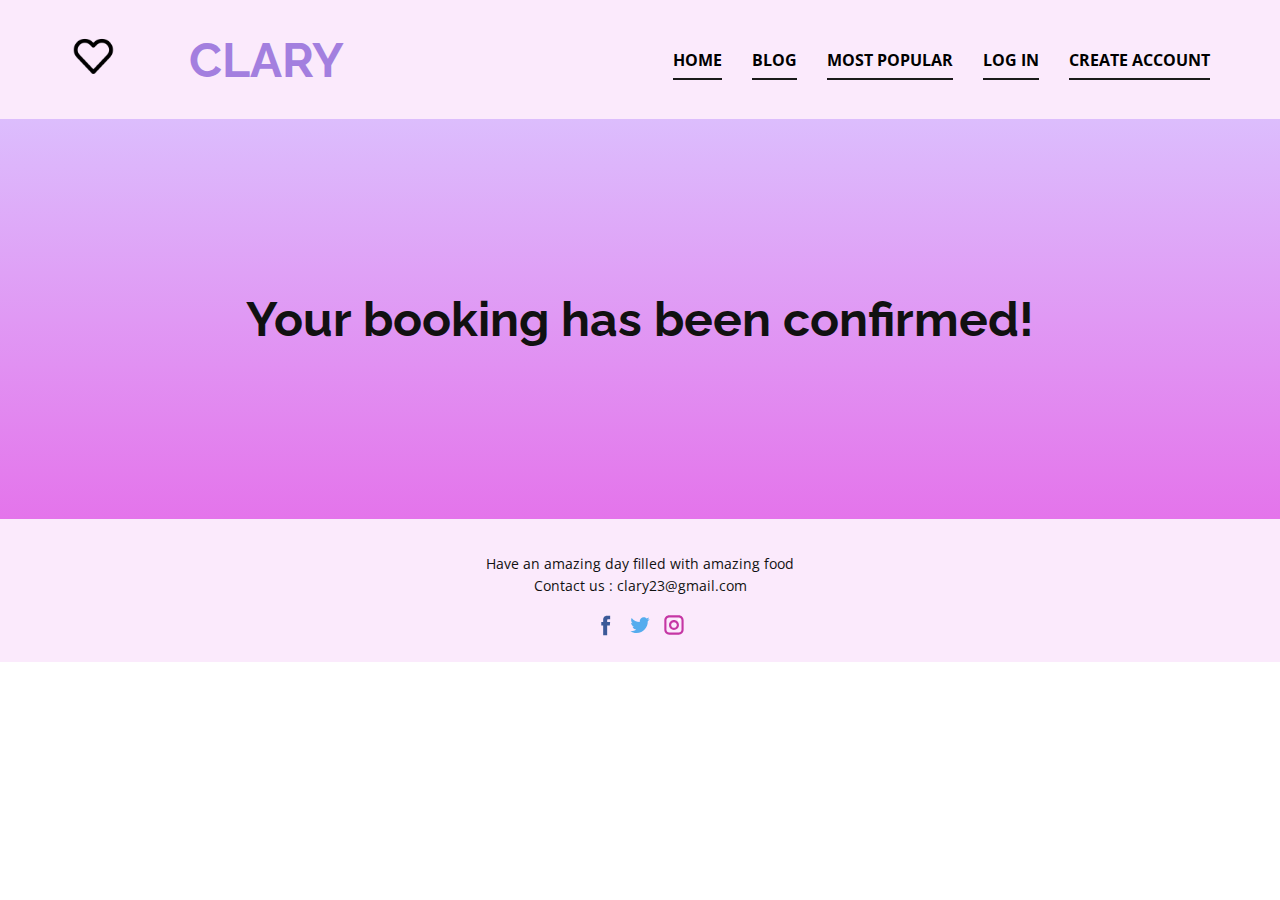
<file: Booking-confirmed!.html>
<!DOCTYPE html>
<html style="font-size: 16px;" lang="en"><head>
    <meta name="viewport" content="width=device-width, initial-scale=1.0">
    <meta charset="utf-8">
    <meta name="keywords" content="CLARY​">
    <meta name="description" content="">
    <title>Booking confirmed!</title>
    <link rel="stylesheet" href="nicepage.css" media="screen">
<link rel="stylesheet" href="Booking-confirmed!.css" media="screen">
    <script class="u-script" type="text/javascript" src="jquery.js" defer=""></script>
    <script class="u-script" type="text/javascript" src="nicepage.js" defer=""></script>
    <meta name="generator" content="Nicepage 5.3.6, nicepage.com">
    <link id="u-theme-google-font" rel="stylesheet" href="https://fonts.googleapis.com/css?family=Raleway:100,100i,200,200i,300,300i,400,400i,500,500i,600,600i,700,700i,800,800i,900,900i|Open+Sans:300,300i,400,400i,500,500i,600,600i,700,700i,800,800i">
    
    
    <script type="application/ld+json">{
		"@context": "http://schema.org",
		"@type": "Organization",
		"name": "Site2",
		"logo": "images/2901197.png",
		"sameAs": [
				"https://facebook.com/name",
				"https://twitter.com/name",
				"https://instagram.com/foodwithshana"
		]
}</script>
    <meta name="theme-color" content="#a37fdf">
    <meta name="twitter:site" content="@">
    <meta name="twitter:card" content="summary_large_image">
    <meta name="twitter:title" content="Booking confirmed!">
    <meta name="twitter:description" content="Site2">
    <meta property="og:title" content="Booking confirmed!">
    <meta property="og:description" content="">
    <meta property="og:type" content="website">
  </head>
  <body class="u-body u-xl-mode" data-lang="en"><header class="u-clearfix u-header u-palette-2-light-3 u-header" id="sec-d402"><div class="u-clearfix u-sheet u-sheet-1">
        <a href="Home.html" class="u-image u-logo u-image-1" data-image-width="128" data-image-height="128" title="Home">
          <img src="images/2901197.png" class="u-logo-image u-logo-image-1">
        </a>
        <h1 class="u-text u-text-default u-text-palette-2-base u-text-1">
          <a class="u-active-none u-border-none u-btn u-button-link u-button-style u-hover-none u-none u-text-palette-1-base u-btn-1" href="Home.html">CLARY </a>
        </h1>
        <nav class="u-menu u-menu-one-level u-offcanvas u-menu-1">
          <div class="menu-collapse" style="font-size: 1rem; letter-spacing: 0px; font-weight: 700; text-transform: uppercase;">
            <a class="u-button-style u-custom-active-border-color u-custom-border u-custom-border-color u-custom-borders u-custom-hover-border-color u-custom-left-right-menu-spacing u-custom-padding-bottom u-custom-text-active-color u-custom-text-color u-custom-text-decoration u-custom-text-hover-color u-custom-top-bottom-menu-spacing u-nav-link" href="#" style="padding: 2px 0px; font-size: calc(1em + 4px);">
              <svg class="u-svg-link" viewBox="0 0 24 24"><use xmlns:xlink="http://www.w3.org/1999/xlink" xlink:href="#svg-4b6b"></use></svg>
              <svg class="u-svg-content" version="1.1" id="svg-4b6b" viewBox="0 0 16 16" x="0px" y="0px" xmlns:xlink="http://www.w3.org/1999/xlink" xmlns="http://www.w3.org/2000/svg"><g><rect y="1" width="16" height="2"></rect><rect y="7" width="16" height="2"></rect><rect y="13" width="16" height="2"></rect>
</g></svg>
            </a>
          </div>
          <div class="u-custom-menu u-nav-container">
            <ul class="u-nav u-spacing-30 u-unstyled u-nav-1"><li class="u-nav-item"><a class="u-border-2 u-border-active-palette-1-base u-border-grey-90 u-border-hover-palette-1-base u-border-no-left u-border-no-right u-border-no-top u-button-style u-nav-link u-text-active-palette-1-base u-text-black u-text-hover-palette-1-base" href="Home.html" style="padding: 10px 0px;">Home</a>
</li><li class="u-nav-item"><a class="u-border-2 u-border-active-palette-1-base u-border-grey-90 u-border-hover-palette-1-base u-border-no-left u-border-no-right u-border-no-top u-button-style u-nav-link u-text-active-palette-1-base u-text-black u-text-hover-palette-1-base" href="Blog-Post.html" style="padding: 10px 0px;">Blog</a>
</li><li class="u-nav-item"><a class="u-border-2 u-border-active-palette-1-base u-border-grey-90 u-border-hover-palette-1-base u-border-no-left u-border-no-right u-border-no-top u-button-style u-nav-link u-text-active-palette-1-base u-text-black u-text-hover-palette-1-base" href="Most-Popular.html" style="padding: 10px 0px;">Most Popular</a>
</li><li class="u-nav-item"><a class="u-border-2 u-border-active-palette-1-base u-border-grey-90 u-border-hover-palette-1-base u-border-no-left u-border-no-right u-border-no-top u-button-style u-nav-link u-text-active-palette-1-base u-text-black u-text-hover-palette-1-base" href="Log-in.html" style="padding: 10px 0px;">Log in</a>
</li><li class="u-nav-item"><a class="u-border-2 u-border-active-palette-1-base u-border-grey-90 u-border-hover-palette-1-base u-border-no-left u-border-no-right u-border-no-top u-button-style u-nav-link u-text-active-palette-1-base u-text-black u-text-hover-palette-1-base" href="create-account.html" style="padding: 10px 0px;">create account</a>
</li></ul>
          </div>
          <div class="u-custom-menu u-nav-container-collapse">
            <div class="u-black u-container-style u-inner-container-layout u-opacity u-opacity-95 u-sidenav">
              <div class="u-inner-container-layout u-sidenav-overflow">
                <div class="u-menu-close"></div>
                <ul class="u-align-center u-nav u-popupmenu-items u-unstyled u-nav-2"><li class="u-nav-item"><a class="u-button-style u-nav-link" href="Home.html">Home</a>
</li><li class="u-nav-item"><a class="u-button-style u-nav-link" href="Blog-Post.html">Blog</a>
</li><li class="u-nav-item"><a class="u-button-style u-nav-link" href="Most-Popular.html">Most Popular</a>
</li><li class="u-nav-item"><a class="u-button-style u-nav-link" href="Log-in.html">Log in</a>
</li><li class="u-nav-item"><a class="u-button-style u-nav-link" href="create-account.html">create account</a>
</li></ul>
              </div>
            </div>
            <div class="u-black u-menu-overlay u-opacity u-opacity-70"></div>
          </div>
        </nav>
      </div></header>
    <section class="u-clearfix u-gradient u-section-1" id="sec-899c">
      <div class="u-clearfix u-sheet u-sheet-1">
        <h2 class="u-align-center u-text u-text-default u-text-1">Your booking has been confirmed!</h2>
      </div>
    </section>
    
    
    <footer class="u-align-center u-clearfix u-footer u-palette-2-light-3 u-footer" id="sec-6d3f"><div class="u-clearfix u-sheet u-sheet-1">
        <p class="u-small-text u-text u-text-variant u-text-1">Have an amazing day filled with amazing food<br>Contact us : clary23@gmail.com
        </p>
        <div class="u-social-icons u-spacing-10 u-social-icons-1">
          <a class="u-social-url" title="facebook" target="_blank" href="https://facebook.com/name"><span class="u-icon u-social-facebook u-social-icon u-icon-1"><svg class="u-svg-link" preserveAspectRatio="xMidYMin slice" viewBox="0 0 112 112" style=""><use xmlns:xlink="http://www.w3.org/1999/xlink" xlink:href="#svg-0fef"></use></svg><svg class="u-svg-content" viewBox="0 0 112 112" x="0" y="0" id="svg-0fef"><path fill="currentColor" d="M75.5,28.8H65.4c-1.5,0-4,0.9-4,4.3v9.4h13.9l-1.5,15.8H61.4v45.1H42.8V58.3h-8.8V42.4h8.8V32.2
c0-7.4,3.4-18.8,18.8-18.8h13.8v15.4H75.5z"></path></svg></span>
          </a>
          <a class="u-social-url" title="twitter" target="_blank" href="https://twitter.com/name"><span class="u-icon u-social-icon u-social-twitter u-icon-2"><svg class="u-svg-link" preserveAspectRatio="xMidYMin slice" viewBox="0 0 112 112" style=""><use xmlns:xlink="http://www.w3.org/1999/xlink" xlink:href="#svg-16a1"></use></svg><svg class="u-svg-content" viewBox="0 0 112 112" x="0" y="0" id="svg-16a1"><path fill="currentColor" d="M92.2,38.2c0,0.8,0,1.6,0,2.3c0,24.3-18.6,52.4-52.6,52.4c-10.6,0.1-20.2-2.9-28.5-8.2
	c1.4,0.2,2.9,0.2,4.4,0.2c8.7,0,16.7-2.9,23-7.9c-8.1-0.2-14.9-5.5-17.3-12.8c1.1,0.2,2.4,0.2,3.4,0.2c1.6,0,3.3-0.2,4.8-0.7
	c-8.4-1.6-14.9-9.2-14.9-18c0-0.2,0-0.2,0-0.2c2.5,1.4,5.4,2.2,8.4,2.3c-5-3.3-8.3-8.9-8.3-15.4c0-3.4,1-6.5,2.5-9.2
	c9.1,11.1,22.7,18.5,38,19.2c-0.2-1.4-0.4-2.8-0.4-4.3c0.1-10,8.3-18.2,18.5-18.2c5.4,0,10.1,2.2,13.5,5.7c4.3-0.8,8.1-2.3,11.7-4.5
	c-1.4,4.3-4.3,7.9-8.1,10.1c3.7-0.4,7.3-1.4,10.6-2.9C98.9,32.3,95.7,35.5,92.2,38.2z"></path></svg></span>
          </a>
          <a class="u-social-url" title="instagram" target="_blank" href="https://instagram.com/foodwithshana"><span class="u-icon u-social-icon u-social-instagram u-icon-3"><svg class="u-svg-link" preserveAspectRatio="xMidYMin slice" viewBox="0 0 112 112" style=""><use xmlns:xlink="http://www.w3.org/1999/xlink" xlink:href="#svg-a6ce"></use></svg><svg class="u-svg-content" viewBox="0 0 112 112" x="0" y="0" id="svg-a6ce"><path fill="currentColor" d="M55.9,32.9c-12.8,0-23.2,10.4-23.2,23.2s10.4,23.2,23.2,23.2s23.2-10.4,23.2-23.2S68.7,32.9,55.9,32.9z
	 M55.9,69.4c-7.4,0-13.3-6-13.3-13.3c-0.1-7.4,6-13.3,13.3-13.3s13.3,6,13.3,13.3C69.3,63.5,63.3,69.4,55.9,69.4z"></path><path fill="#FFFFFF" d="M79.7,26.8c-3,0-5.4,2.5-5.4,5.4s2.5,5.4,5.4,5.4c3,0,5.4-2.5,5.4-5.4S82.7,26.8,79.7,26.8z"></path><path fill="currentColor" d="M78.2,11H33.5C21,11,10.8,21.3,10.8,33.7v44.7c0,12.6,10.2,22.8,22.7,22.8h44.7c12.6,0,22.7-10.2,22.7-22.7
	V33.7C100.8,21.1,90.6,11,78.2,11z M91,78.4c0,7.1-5.8,12.8-12.8,12.8H33.5c-7.1,0-12.8-5.8-12.8-12.8V33.7
	c0-7.1,5.8-12.8,12.8-12.8h44.7c7.1,0,12.8,5.8,12.8,12.8V78.4z"></path></svg></span>
          </a>
        </div>
      </div></footer>
    
  
</body></html>
</file>
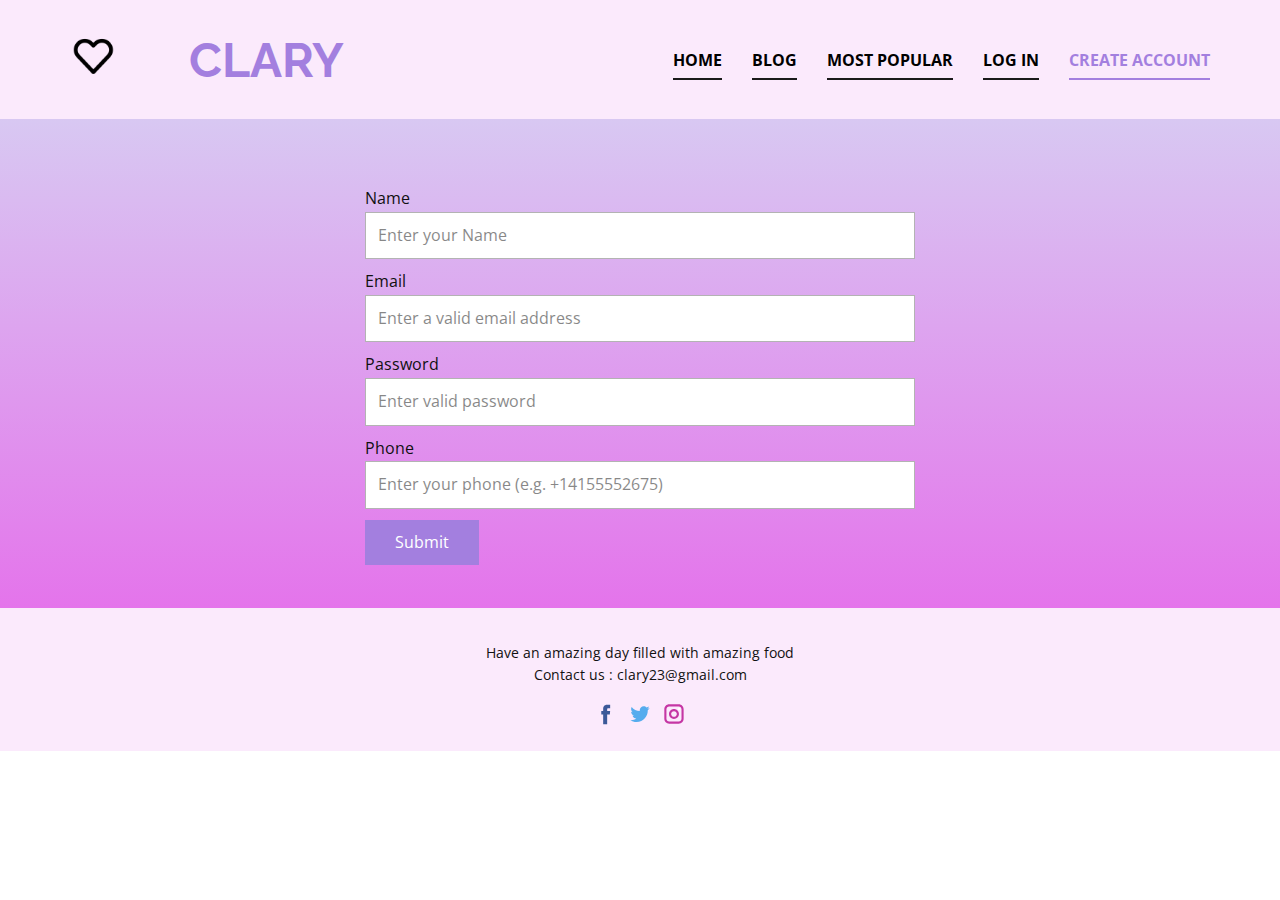
<file: create-account.html>
<!DOCTYPE html>
<html style="font-size: 16px;" lang="en"><head>
    <meta name="viewport" content="width=device-width, initial-scale=1.0">
    <meta charset="utf-8">
    <meta name="keywords" content="CLARY​">
    <meta name="description" content="">
    <title>create account</title>
    <link rel="stylesheet" href="nicepage.css" media="screen">
<link rel="stylesheet" href="create-account.css" media="screen">
    <script class="u-script" type="text/javascript" src="jquery.js" defer=""></script>
    <script class="u-script" type="text/javascript" src="nicepage.js" defer=""></script>
    <meta name="generator" content="Nicepage 5.3.6, nicepage.com">
    <meta name="referrer" content="origin">
    <link id="u-theme-google-font" rel="stylesheet" href="https://fonts.googleapis.com/css?family=Raleway:100,100i,200,200i,300,300i,400,400i,500,500i,600,600i,700,700i,800,800i,900,900i|Open+Sans:300,300i,400,400i,500,500i,600,600i,700,700i,800,800i">
    
    
    <script type="application/ld+json">{
		"@context": "http://schema.org",
		"@type": "Organization",
		"name": "Site2",
		"logo": "images/2901197.png",
		"sameAs": [
				"https://facebook.com/name",
				"https://twitter.com/name",
				"https://instagram.com/foodwithshana"
		]
}</script>
    <meta name="theme-color" content="#a37fdf">
    <meta name="twitter:site" content="@">
    <meta name="twitter:card" content="summary_large_image">
    <meta name="twitter:title" content="create account">
    <meta name="twitter:description" content="Site2">
    <meta property="og:title" content="create account">
    <meta property="og:description" content="">
    <meta property="og:type" content="website">
  </head>
  <body class="u-body u-xl-mode" data-lang="en"><header class="u-clearfix u-header u-palette-2-light-3 u-header" id="sec-d402"><div class="u-clearfix u-sheet u-sheet-1">
        <a href="Home.html" class="u-image u-logo u-image-1" data-image-width="128" data-image-height="128" title="Home">
          <img src="images/2901197.png" class="u-logo-image u-logo-image-1">
        </a>
        <h1 class="u-text u-text-default u-text-palette-2-base u-text-1">
          <a class="u-active-none u-border-none u-btn u-button-link u-button-style u-hover-none u-none u-text-palette-1-base u-btn-1" href="Home.html">CLARY </a>
        </h1>
        <nav class="u-menu u-menu-one-level u-offcanvas u-menu-1">
          <div class="menu-collapse" style="font-size: 1rem; letter-spacing: 0px; font-weight: 700; text-transform: uppercase;">
            <a class="u-button-style u-custom-active-border-color u-custom-border u-custom-border-color u-custom-borders u-custom-hover-border-color u-custom-left-right-menu-spacing u-custom-padding-bottom u-custom-text-active-color u-custom-text-color u-custom-text-decoration u-custom-text-hover-color u-custom-top-bottom-menu-spacing u-nav-link" href="#" style="padding: 2px 0px; font-size: calc(1em + 4px);">
              <svg class="u-svg-link" viewBox="0 0 24 24"><use xmlns:xlink="http://www.w3.org/1999/xlink" xlink:href="#svg-4b6b"></use></svg>
              <svg class="u-svg-content" version="1.1" id="svg-4b6b" viewBox="0 0 16 16" x="0px" y="0px" xmlns:xlink="http://www.w3.org/1999/xlink" xmlns="http://www.w3.org/2000/svg"><g><rect y="1" width="16" height="2"></rect><rect y="7" width="16" height="2"></rect><rect y="13" width="16" height="2"></rect>
</g></svg>
            </a>
          </div>
          <div class="u-custom-menu u-nav-container">
            <ul class="u-nav u-spacing-30 u-unstyled u-nav-1"><li class="u-nav-item"><a class="u-border-2 u-border-active-palette-1-base u-border-grey-90 u-border-hover-palette-1-base u-border-no-left u-border-no-right u-border-no-top u-button-style u-nav-link u-text-active-palette-1-base u-text-black u-text-hover-palette-1-base" href="Home.html" style="padding: 10px 0px;">Home</a>
</li><li class="u-nav-item"><a class="u-border-2 u-border-active-palette-1-base u-border-grey-90 u-border-hover-palette-1-base u-border-no-left u-border-no-right u-border-no-top u-button-style u-nav-link u-text-active-palette-1-base u-text-black u-text-hover-palette-1-base" href="Blog-Post.html" style="padding: 10px 0px;">Blog</a>
</li><li class="u-nav-item"><a class="u-border-2 u-border-active-palette-1-base u-border-grey-90 u-border-hover-palette-1-base u-border-no-left u-border-no-right u-border-no-top u-button-style u-nav-link u-text-active-palette-1-base u-text-black u-text-hover-palette-1-base" href="Most-Popular.html" style="padding: 10px 0px;">Most Popular</a>
</li><li class="u-nav-item"><a class="u-border-2 u-border-active-palette-1-base u-border-grey-90 u-border-hover-palette-1-base u-border-no-left u-border-no-right u-border-no-top u-button-style u-nav-link u-text-active-palette-1-base u-text-black u-text-hover-palette-1-base" href="Log-in.html" style="padding: 10px 0px;">Log in</a>
</li><li class="u-nav-item"><a class="u-border-2 u-border-active-palette-1-base u-border-grey-90 u-border-hover-palette-1-base u-border-no-left u-border-no-right u-border-no-top u-button-style u-nav-link u-text-active-palette-1-base u-text-black u-text-hover-palette-1-base" href="create-account.html" style="padding: 10px 0px;">create account</a>
</li></ul>
          </div>
          <div class="u-custom-menu u-nav-container-collapse">
            <div class="u-black u-container-style u-inner-container-layout u-opacity u-opacity-95 u-sidenav">
              <div class="u-inner-container-layout u-sidenav-overflow">
                <div class="u-menu-close"></div>
                <ul class="u-align-center u-nav u-popupmenu-items u-unstyled u-nav-2"><li class="u-nav-item"><a class="u-button-style u-nav-link" href="Home.html">Home</a>
</li><li class="u-nav-item"><a class="u-button-style u-nav-link" href="Blog-Post.html">Blog</a>
</li><li class="u-nav-item"><a class="u-button-style u-nav-link" href="Most-Popular.html">Most Popular</a>
</li><li class="u-nav-item"><a class="u-button-style u-nav-link" href="Log-in.html">Log in</a>
</li><li class="u-nav-item"><a class="u-button-style u-nav-link" href="create-account.html">create account</a>
</li></ul>
              </div>
            </div>
            <div class="u-black u-menu-overlay u-opacity u-opacity-70"></div>
          </div>
        </nav>
      </div></header>
    <section class="u-clearfix u-gradient u-section-1" id="sec-f605">
      <div class="u-clearfix u-sheet u-sheet-1">
        <div class="u-align-center u-form u-form-1">
          <form action="https://forms.nicepagesrv.com/v2/form/process" class="u-clearfix u-form-spacing-10 u-form-vertical u-inner-form" source="email" name="form" style="padding: 10px;" redirect="true" redirect-address="Home.html">
            <div class="u-form-group">
              <label for="name-0576" class="u-label">Name</label>
              <input type="text" placeholder="Enter your Name" id="name-0576" name="name" class="u-border-1 u-border-grey-30 u-input u-input-rectangle u-white" required="required">
            </div>
            <div class="u-form-email u-form-group">
              <label for="email-0576" class="u-label">Email</label>
              <input type="email" placeholder="Enter a valid email address" id="email-0576" name="email" class="u-border-1 u-border-grey-30 u-input u-input-rectangle u-white" required="">
            </div>
            <div class="u-form-group">
              <label for="message-0576" class="u-label">Password</label>
              <input placeholder="Enter valid password" rows="1" cols="50" id="message-0576" name="message" class="u-border-1 u-border-grey-30 u-input u-input-rectangle u-white" required="required" type="text">
            </div>
            <div class="u-form-group u-form-phone u-form-group-4">
              <label for="phone-3ac4" class="u-label">Phone</label>
              <input type="tel" pattern="\+?\d{0,3}[\s\(\-]?([0-9]{2,3})[\s\)\-]?([\s\-]?)([0-9]{3})[\s\-]?([0-9]{2})[\s\-]?([0-9]{2})" placeholder="Enter your phone (e.g. +14155552675)" id="phone-3ac4" name="phone" class="u-border-1 u-border-grey-30 u-input u-input-rectangle u-white" required="">
            </div>
            <div class="u-align-left u-form-group u-form-submit">
              <a href="#" class="u-btn u-btn-submit u-button-style">Submit</a>
              <input type="submit" value="submit" class="u-form-control-hidden">
            </div>
            <div class="u-form-send-message u-form-send-success"> Thank you! Your message has been sent. </div>
            <div class="u-form-send-error u-form-send-message"> Unable to send your message. Please fix errors then try again. </div>
            <input type="hidden" value="" name="recaptchaResponse">
            <input type="hidden" name="formServices" value="e8c6e7a417da5a80fe6f8ab808ab6170">
          </form>
        </div>
      </div>
    </section>
    
    
    <footer class="u-align-center u-clearfix u-footer u-palette-2-light-3 u-footer" id="sec-6d3f"><div class="u-clearfix u-sheet u-sheet-1">
        <p class="u-small-text u-text u-text-variant u-text-1">Have an amazing day filled with amazing food<br>Contact us : clary23@gmail.com
        </p>
        <div class="u-social-icons u-spacing-10 u-social-icons-1">
          <a class="u-social-url" title="facebook" target="_blank" href="https://facebook.com/name"><span class="u-icon u-social-facebook u-social-icon u-icon-1"><svg class="u-svg-link" preserveAspectRatio="xMidYMin slice" viewBox="0 0 112 112" style=""><use xmlns:xlink="http://www.w3.org/1999/xlink" xlink:href="#svg-0fef"></use></svg><svg class="u-svg-content" viewBox="0 0 112 112" x="0" y="0" id="svg-0fef"><path fill="currentColor" d="M75.5,28.8H65.4c-1.5,0-4,0.9-4,4.3v9.4h13.9l-1.5,15.8H61.4v45.1H42.8V58.3h-8.8V42.4h8.8V32.2
c0-7.4,3.4-18.8,18.8-18.8h13.8v15.4H75.5z"></path></svg></span>
          </a>
          <a class="u-social-url" title="twitter" target="_blank" href="https://twitter.com/name"><span class="u-icon u-social-icon u-social-twitter u-icon-2"><svg class="u-svg-link" preserveAspectRatio="xMidYMin slice" viewBox="0 0 112 112" style=""><use xmlns:xlink="http://www.w3.org/1999/xlink" xlink:href="#svg-16a1"></use></svg><svg class="u-svg-content" viewBox="0 0 112 112" x="0" y="0" id="svg-16a1"><path fill="currentColor" d="M92.2,38.2c0,0.8,0,1.6,0,2.3c0,24.3-18.6,52.4-52.6,52.4c-10.6,0.1-20.2-2.9-28.5-8.2
	c1.4,0.2,2.9,0.2,4.4,0.2c8.7,0,16.7-2.9,23-7.9c-8.1-0.2-14.9-5.5-17.3-12.8c1.1,0.2,2.4,0.2,3.4,0.2c1.6,0,3.3-0.2,4.8-0.7
	c-8.4-1.6-14.9-9.2-14.9-18c0-0.2,0-0.2,0-0.2c2.5,1.4,5.4,2.2,8.4,2.3c-5-3.3-8.3-8.9-8.3-15.4c0-3.4,1-6.5,2.5-9.2
	c9.1,11.1,22.7,18.5,38,19.2c-0.2-1.4-0.4-2.8-0.4-4.3c0.1-10,8.3-18.2,18.5-18.2c5.4,0,10.1,2.2,13.5,5.7c4.3-0.8,8.1-2.3,11.7-4.5
	c-1.4,4.3-4.3,7.9-8.1,10.1c3.7-0.4,7.3-1.4,10.6-2.9C98.9,32.3,95.7,35.5,92.2,38.2z"></path></svg></span>
          </a>
          <a class="u-social-url" title="instagram" target="_blank" href="https://instagram.com/foodwithshana"><span class="u-icon u-social-icon u-social-instagram u-icon-3"><svg class="u-svg-link" preserveAspectRatio="xMidYMin slice" viewBox="0 0 112 112" style=""><use xmlns:xlink="http://www.w3.org/1999/xlink" xlink:href="#svg-a6ce"></use></svg><svg class="u-svg-content" viewBox="0 0 112 112" x="0" y="0" id="svg-a6ce"><path fill="currentColor" d="M55.9,32.9c-12.8,0-23.2,10.4-23.2,23.2s10.4,23.2,23.2,23.2s23.2-10.4,23.2-23.2S68.7,32.9,55.9,32.9z
	 M55.9,69.4c-7.4,0-13.3-6-13.3-13.3c-0.1-7.4,6-13.3,13.3-13.3s13.3,6,13.3,13.3C69.3,63.5,63.3,69.4,55.9,69.4z"></path><path fill="#FFFFFF" d="M79.7,26.8c-3,0-5.4,2.5-5.4,5.4s2.5,5.4,5.4,5.4c3,0,5.4-2.5,5.4-5.4S82.7,26.8,79.7,26.8z"></path><path fill="currentColor" d="M78.2,11H33.5C21,11,10.8,21.3,10.8,33.7v44.7c0,12.6,10.2,22.8,22.7,22.8h44.7c12.6,0,22.7-10.2,22.7-22.7
	V33.7C100.8,21.1,90.6,11,78.2,11z M91,78.4c0,7.1-5.8,12.8-12.8,12.8H33.5c-7.1,0-12.8-5.8-12.8-12.8V33.7
	c0-7.1,5.8-12.8,12.8-12.8h44.7c7.1,0,12.8,5.8,12.8,12.8V78.4z"></path></svg></span>
          </a>
        </div>
      </div></footer>
    
  
</body></html>
</file>
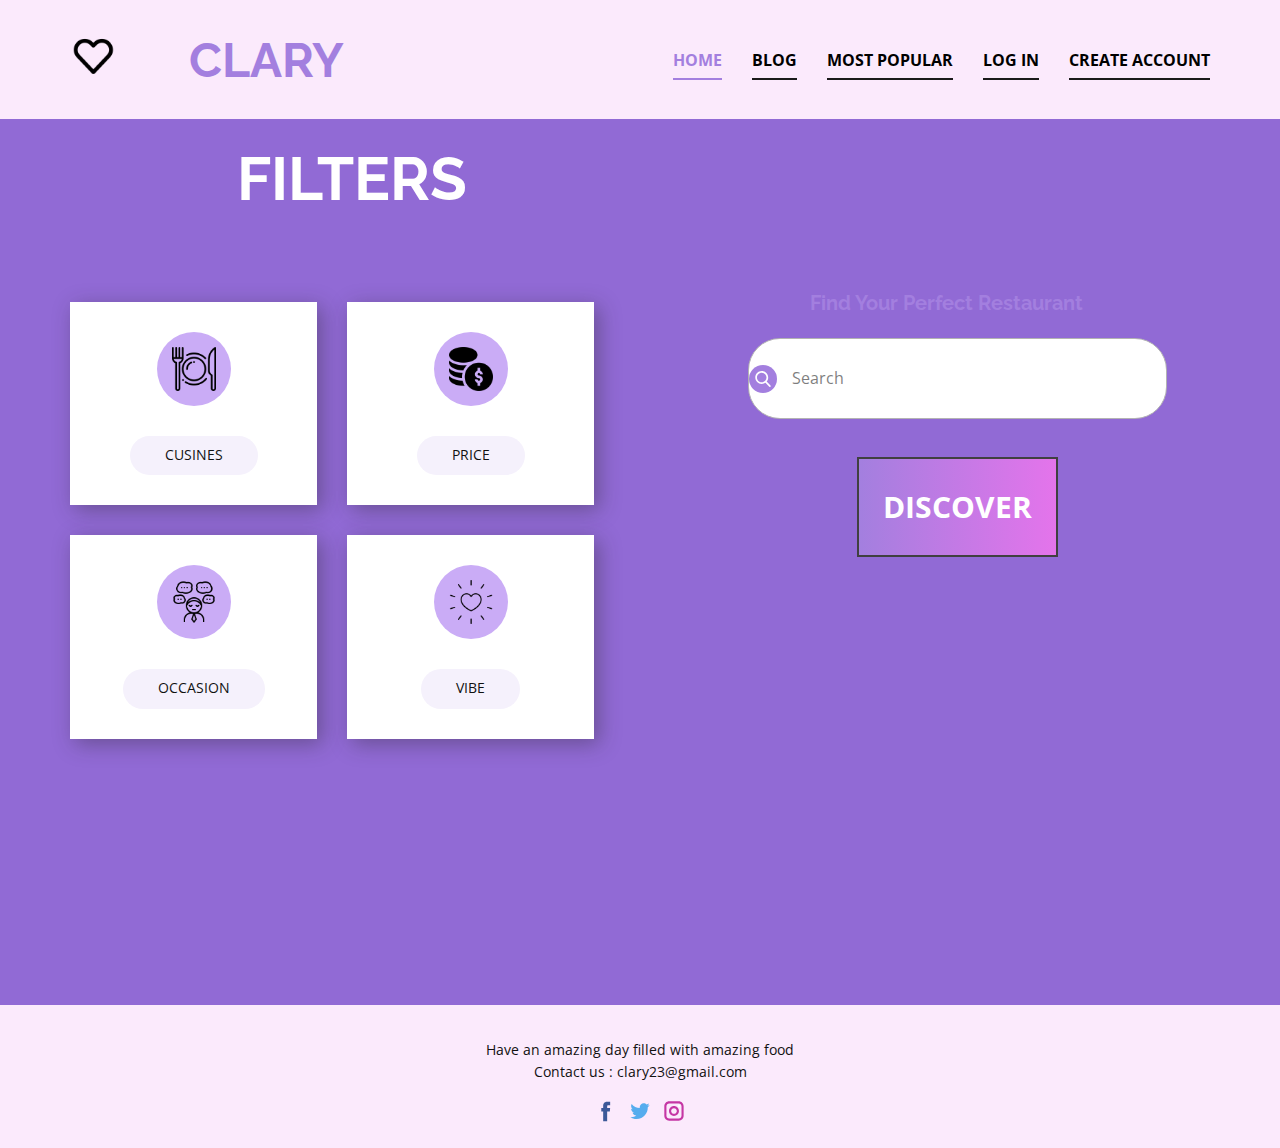
<file: Home.html>
<!DOCTYPE html>
<html style="font-size: 16px;" lang="en"><head>
    <meta name="viewport" content="width=device-width, initial-scale=1.0">
    <meta charset="utf-8">
    <meta name="keywords" content="Mobile App Development, ​Stimulate your cognitive abilities while having fun, What We Do, Testimonials, Company Services, ​Love the way you work together?, Our Portfolio, About Us, ​Our way, Get in Touch, ​Level up your brand">
    <meta name="description" content="">
    <title>Home</title>
    <link rel="stylesheet" href="nicepage.css" media="screen">
<link rel="stylesheet" href="Home.css" media="screen">
    <script class="u-script" type="text/javascript" src="jquery.js" defer=""></script>
    <script class="u-script" type="text/javascript" src="nicepage.js" defer=""></script>
    <meta name="generator" content="Nicepage 5.3.6, nicepage.com">
    <link id="u-theme-google-font" rel="stylesheet" href="https://fonts.googleapis.com/css?family=Raleway:100,100i,200,200i,300,300i,400,400i,500,500i,600,600i,700,700i,800,800i,900,900i|Open+Sans:300,300i,400,400i,500,500i,600,600i,700,700i,800,800i">
    
    
    <script type="application/ld+json">{
		"@context": "http://schema.org",
		"@type": "Organization",
		"name": "Site2",
		"logo": "images/2901197.png",
		"sameAs": [
				"https://facebook.com/name",
				"https://twitter.com/name",
				"https://instagram.com/foodwithshana"
		]
}</script>
    <meta name="theme-color" content="#a37fdf">
    <meta name="twitter:site" content="@">
    <meta name="twitter:card" content="summary_large_image">
    <meta name="twitter:title" content="Home">
    <meta name="twitter:description" content="Site2">
    <meta property="og:title" content="Home">
    <meta property="og:description" content="">
    <meta property="og:type" content="website">
  </head>
  <body class="u-body u-xl-mode" data-lang="en"><header class="u-clearfix u-header u-palette-2-light-3 u-header" id="sec-d402"><div class="u-clearfix u-sheet u-sheet-1">
        <a href="Home.html" class="u-image u-logo u-image-1" data-image-width="128" data-image-height="128" title="Home">
          <img src="images/2901197.png" class="u-logo-image u-logo-image-1">
        </a>
        <h1 class="u-text u-text-default u-text-palette-2-base u-text-1">
          <a class="u-active-none u-border-none u-btn u-button-link u-button-style u-hover-none u-none u-text-palette-1-base u-btn-1" href="Home.html">CLARY </a>
        </h1>
        <nav class="u-menu u-menu-one-level u-offcanvas u-menu-1">
          <div class="menu-collapse" style="font-size: 1rem; letter-spacing: 0px; font-weight: 700; text-transform: uppercase;">
            <a class="u-button-style u-custom-active-border-color u-custom-border u-custom-border-color u-custom-borders u-custom-hover-border-color u-custom-left-right-menu-spacing u-custom-padding-bottom u-custom-text-active-color u-custom-text-color u-custom-text-decoration u-custom-text-hover-color u-custom-top-bottom-menu-spacing u-nav-link" href="#" style="padding: 2px 0px; font-size: calc(1em + 4px);">
              <svg class="u-svg-link" viewBox="0 0 24 24"><use xmlns:xlink="http://www.w3.org/1999/xlink" xlink:href="#svg-4b6b"></use></svg>
              <svg class="u-svg-content" version="1.1" id="svg-4b6b" viewBox="0 0 16 16" x="0px" y="0px" xmlns:xlink="http://www.w3.org/1999/xlink" xmlns="http://www.w3.org/2000/svg"><g><rect y="1" width="16" height="2"></rect><rect y="7" width="16" height="2"></rect><rect y="13" width="16" height="2"></rect>
</g></svg>
            </a>
          </div>
          <div class="u-custom-menu u-nav-container">
            <ul class="u-nav u-spacing-30 u-unstyled u-nav-1"><li class="u-nav-item"><a class="u-border-2 u-border-active-palette-1-base u-border-grey-90 u-border-hover-palette-1-base u-border-no-left u-border-no-right u-border-no-top u-button-style u-nav-link u-text-active-palette-1-base u-text-black u-text-hover-palette-1-base" href="Home.html" style="padding: 10px 0px;">Home</a>
</li><li class="u-nav-item"><a class="u-border-2 u-border-active-palette-1-base u-border-grey-90 u-border-hover-palette-1-base u-border-no-left u-border-no-right u-border-no-top u-button-style u-nav-link u-text-active-palette-1-base u-text-black u-text-hover-palette-1-base" href="Blog-Post.html" style="padding: 10px 0px;">Blog</a>
</li><li class="u-nav-item"><a class="u-border-2 u-border-active-palette-1-base u-border-grey-90 u-border-hover-palette-1-base u-border-no-left u-border-no-right u-border-no-top u-button-style u-nav-link u-text-active-palette-1-base u-text-black u-text-hover-palette-1-base" href="Most-Popular.html" style="padding: 10px 0px;">Most Popular</a>
</li><li class="u-nav-item"><a class="u-border-2 u-border-active-palette-1-base u-border-grey-90 u-border-hover-palette-1-base u-border-no-left u-border-no-right u-border-no-top u-button-style u-nav-link u-text-active-palette-1-base u-text-black u-text-hover-palette-1-base" href="Log-in.html" style="padding: 10px 0px;">Log in</a>
</li><li class="u-nav-item"><a class="u-border-2 u-border-active-palette-1-base u-border-grey-90 u-border-hover-palette-1-base u-border-no-left u-border-no-right u-border-no-top u-button-style u-nav-link u-text-active-palette-1-base u-text-black u-text-hover-palette-1-base" href="create-account.html" style="padding: 10px 0px;">create account</a>
</li></ul>
          </div>
          <div class="u-custom-menu u-nav-container-collapse">
            <div class="u-black u-container-style u-inner-container-layout u-opacity u-opacity-95 u-sidenav">
              <div class="u-inner-container-layout u-sidenav-overflow">
                <div class="u-menu-close"></div>
                <ul class="u-align-center u-nav u-popupmenu-items u-unstyled u-nav-2"><li class="u-nav-item"><a class="u-button-style u-nav-link" href="Home.html">Home</a>
</li><li class="u-nav-item"><a class="u-button-style u-nav-link" href="Blog-Post.html">Blog</a>
</li><li class="u-nav-item"><a class="u-button-style u-nav-link" href="Most-Popular.html">Most Popular</a>
</li><li class="u-nav-item"><a class="u-button-style u-nav-link" href="Log-in.html">Log in</a>
</li><li class="u-nav-item"><a class="u-button-style u-nav-link" href="create-account.html">create account</a>
</li></ul>
              </div>
            </div>
            <div class="u-black u-menu-overlay u-opacity u-opacity-70"></div>
          </div>
        </nav>
      </div></header>
    <section class="u-clearfix u-image u-section-1" id="sec-25ad" data-image-width="1920" data-image-height="1200">
      <div class="u-clearfix u-layout-wrap u-layout-wrap-1">
        <div class="u-layout" style="">
          <div class="u-layout-row" style="">
            <div class="u-container-style u-layout-cell u-size-28-xl u-size-29-lg u-size-60-md u-size-60-sm u-size-60-xs u-layout-cell-1">
              <div class="u-container-layout u-container-layout-1">
                <h1 class="u-align-center u-text u-text-body-alt-color u-text-1">
                  <a class="u-active-none u-border-none u-btn u-button-link u-button-style u-hover-none u-none u-text-white u-btn-1" href="Home.html">FILTERS<span style="font-weight: 400;"></span>
                  </a>
                </h1>
                <div class="u-list u-list-1">
                  <div class="u-repeater u-repeater-1">
                    <div class="u-container-style u-list-item u-repeater-item u-video-cover u-white u-list-item-1">
                      <div class="u-container-layout u-similar-container u-container-layout-2"><span class="u-file-icon u-icon u-icon-circle u-palette-5-light-2 u-icon-1"><img src="images/562678.png" alt=""></span>
                        <a href="https://nicepage.com/wordpress-website-builder" class="u-btn u-btn-round u-button-style u-hover-palette-1-light-2 u-palette-1-light-3 u-radius-50 u-btn-2">CUSINES</a>
                      </div>
                    </div>
                    <div class="u-align-center u-container-style u-list-item u-repeater-item u-video-cover u-white u-list-item-2">
                      <div class="u-container-layout u-similar-container u-container-layout-3"><span class="u-file-icon u-icon u-icon-circle u-palette-5-light-2 u-icon-2"><img src="images/1604644.png" alt=""></span>
                        <a href="https://nicepage.com/wordpress-website-builder" class="u-btn u-btn-round u-button-style u-hover-palette-1-light-2 u-palette-1-light-3 u-radius-50 u-btn-3">PRICE</a>
                      </div>
                    </div>
                    <div class="u-align-center u-container-style u-list-item u-repeater-item u-video-cover u-white u-list-item-3">
                      <div class="u-container-layout u-similar-container u-container-layout-4"><span class="u-file-icon u-icon u-icon-circle u-palette-5-light-2 u-icon-3"><img src="images/2327137.png" alt=""></span>
                        <a href="https://nicepage.com/wordpress-website-builder" class="u-btn u-btn-round u-button-style u-hover-palette-1-light-2 u-palette-1-light-3 u-radius-50 u-btn-4"> OCCASION</a>
                      </div>
                    </div>
                    <div class="u-align-center u-container-style u-list-item u-repeater-item u-video-cover u-white u-list-item-4">
                      <div class="u-container-layout u-similar-container u-container-layout-5"><span class="u-file-icon u-icon u-icon-circle u-palette-5-light-2 u-icon-4"><img src="images/1262556.png" alt=""></span>
                        <a href="https://nicepage.com/wordpress-website-builder" class="u-btn u-btn-round u-button-style u-hover-palette-1-light-2 u-palette-1-light-3 u-radius-50 u-btn-5">VIBE</a>
                      </div>
                    </div>
                  </div>
                </div>
              </div>
            </div>
            <div class="u-container-style u-layout-cell u-size-31-lg u-size-32-xl u-size-60-md u-size-60-sm u-size-60-xs u-layout-cell-2" data-image-width="720" data-image-height="1218">
              <div class="u-container-layout u-container-layout-6">
                <h5 class="u-text u-text-default u-text-palette-3-dark-1 u-text-2">
                  <a class="u-active-none u-border-none u-btn u-button-link u-button-style u-hover-none u-none u-text-palette-1-base u-btn-6" href="Home.html">Find Your Perfect Restaurant</a>
                </h5>
                <form action="#" method="get" class="u-align-center u-border-1 u-border-grey-30 u-gradient u-radius-32 u-search u-search-left u-search-1">
                  <button class="u-search-button" type="submit">
                    <span class="u-icon-circle u-palette-1-base u-search-icon u-spacing-10 u-search-icon-1">
                      <svg class="u-svg-link" preserveAspectRatio="xMidYMin slice" viewBox="0 0 56.966 56.966"><use xmlns:xlink="http://www.w3.org/1999/xlink" xlink:href="#svg-29f0"></use></svg>
                      <svg xmlns="http://www.w3.org/2000/svg" xmlns:xlink="http://www.w3.org/1999/xlink" version="1.1" id="svg-29f0" x="0px" y="0px" viewBox="0 0 56.966 56.966" style="enable-background:new 0 0 56.966 56.966;" xml:space="preserve" class="u-svg-content"><path d="M55.146,51.887L41.588,37.786c3.486-4.144,5.396-9.358,5.396-14.786c0-12.682-10.318-23-23-23s-23,10.318-23,23  s10.318,23,23,23c4.761,0,9.298-1.436,13.177-4.162l13.661,14.208c0.571,0.593,1.339,0.92,2.162,0.92  c0.779,0,1.518-0.297,2.079-0.837C56.255,54.982,56.293,53.08,55.146,51.887z M23.984,6c9.374,0,17,7.626,17,17s-7.626,17-17,17  s-17-7.626-17-17S14.61,6,23.984,6z"></path></svg>
                    </span>
                  </button>
                  <input class="u-search-input" type="search" name="search" value="" placeholder="Search">
                </form>
                <a href="TRUFFLES.html" class="u-align-center u-border-2 u-border-grey-75 u-btn u-button-style u-gradient u-none u-text-body-alt-color u-btn-7">DISCOVER</a>
              </div>
            </div>
          </div>
        </div>
      </div>
    </section>
    
    
    <footer class="u-align-center u-clearfix u-footer u-palette-2-light-3 u-footer" id="sec-6d3f"><div class="u-clearfix u-sheet u-sheet-1">
        <p class="u-small-text u-text u-text-variant u-text-1">Have an amazing day filled with amazing food<br>Contact us : clary23@gmail.com
        </p>
        <div class="u-social-icons u-spacing-10 u-social-icons-1">
          <a class="u-social-url" title="facebook" target="_blank" href="https://facebook.com/name"><span class="u-icon u-social-facebook u-social-icon u-icon-1"><svg class="u-svg-link" preserveAspectRatio="xMidYMin slice" viewBox="0 0 112 112" style=""><use xmlns:xlink="http://www.w3.org/1999/xlink" xlink:href="#svg-0fef"></use></svg><svg class="u-svg-content" viewBox="0 0 112 112" x="0" y="0" id="svg-0fef"><path fill="currentColor" d="M75.5,28.8H65.4c-1.5,0-4,0.9-4,4.3v9.4h13.9l-1.5,15.8H61.4v45.1H42.8V58.3h-8.8V42.4h8.8V32.2
c0-7.4,3.4-18.8,18.8-18.8h13.8v15.4H75.5z"></path></svg></span>
          </a>
          <a class="u-social-url" title="twitter" target="_blank" href="https://twitter.com/name"><span class="u-icon u-social-icon u-social-twitter u-icon-2"><svg class="u-svg-link" preserveAspectRatio="xMidYMin slice" viewBox="0 0 112 112" style=""><use xmlns:xlink="http://www.w3.org/1999/xlink" xlink:href="#svg-16a1"></use></svg><svg class="u-svg-content" viewBox="0 0 112 112" x="0" y="0" id="svg-16a1"><path fill="currentColor" d="M92.2,38.2c0,0.8,0,1.6,0,2.3c0,24.3-18.6,52.4-52.6,52.4c-10.6,0.1-20.2-2.9-28.5-8.2
	c1.4,0.2,2.9,0.2,4.4,0.2c8.7,0,16.7-2.9,23-7.9c-8.1-0.2-14.9-5.5-17.3-12.8c1.1,0.2,2.4,0.2,3.4,0.2c1.6,0,3.3-0.2,4.8-0.7
	c-8.4-1.6-14.9-9.2-14.9-18c0-0.2,0-0.2,0-0.2c2.5,1.4,5.4,2.2,8.4,2.3c-5-3.3-8.3-8.9-8.3-15.4c0-3.4,1-6.5,2.5-9.2
	c9.1,11.1,22.7,18.5,38,19.2c-0.2-1.4-0.4-2.8-0.4-4.3c0.1-10,8.3-18.2,18.5-18.2c5.4,0,10.1,2.2,13.5,5.7c4.3-0.8,8.1-2.3,11.7-4.5
	c-1.4,4.3-4.3,7.9-8.1,10.1c3.7-0.4,7.3-1.4,10.6-2.9C98.9,32.3,95.7,35.5,92.2,38.2z"></path></svg></span>
          </a>
          <a class="u-social-url" title="instagram" target="_blank" href="https://instagram.com/foodwithshana"><span class="u-icon u-social-icon u-social-instagram u-icon-3"><svg class="u-svg-link" preserveAspectRatio="xMidYMin slice" viewBox="0 0 112 112" style=""><use xmlns:xlink="http://www.w3.org/1999/xlink" xlink:href="#svg-a6ce"></use></svg><svg class="u-svg-content" viewBox="0 0 112 112" x="0" y="0" id="svg-a6ce"><path fill="currentColor" d="M55.9,32.9c-12.8,0-23.2,10.4-23.2,23.2s10.4,23.2,23.2,23.2s23.2-10.4,23.2-23.2S68.7,32.9,55.9,32.9z
	 M55.9,69.4c-7.4,0-13.3-6-13.3-13.3c-0.1-7.4,6-13.3,13.3-13.3s13.3,6,13.3,13.3C69.3,63.5,63.3,69.4,55.9,69.4z"></path><path fill="#FFFFFF" d="M79.7,26.8c-3,0-5.4,2.5-5.4,5.4s2.5,5.4,5.4,5.4c3,0,5.4-2.5,5.4-5.4S82.7,26.8,79.7,26.8z"></path><path fill="currentColor" d="M78.2,11H33.5C21,11,10.8,21.3,10.8,33.7v44.7c0,12.6,10.2,22.8,22.7,22.8h44.7c12.6,0,22.7-10.2,22.7-22.7
	V33.7C100.8,21.1,90.6,11,78.2,11z M91,78.4c0,7.1-5.8,12.8-12.8,12.8H33.5c-7.1,0-12.8-5.8-12.8-12.8V33.7
	c0-7.1,5.8-12.8,12.8-12.8h44.7c7.1,0,12.8,5.8,12.8,12.8V78.4z"></path></svg></span>
          </a>
        </div>
      </div></footer>
    
  
</body></html>
</file>
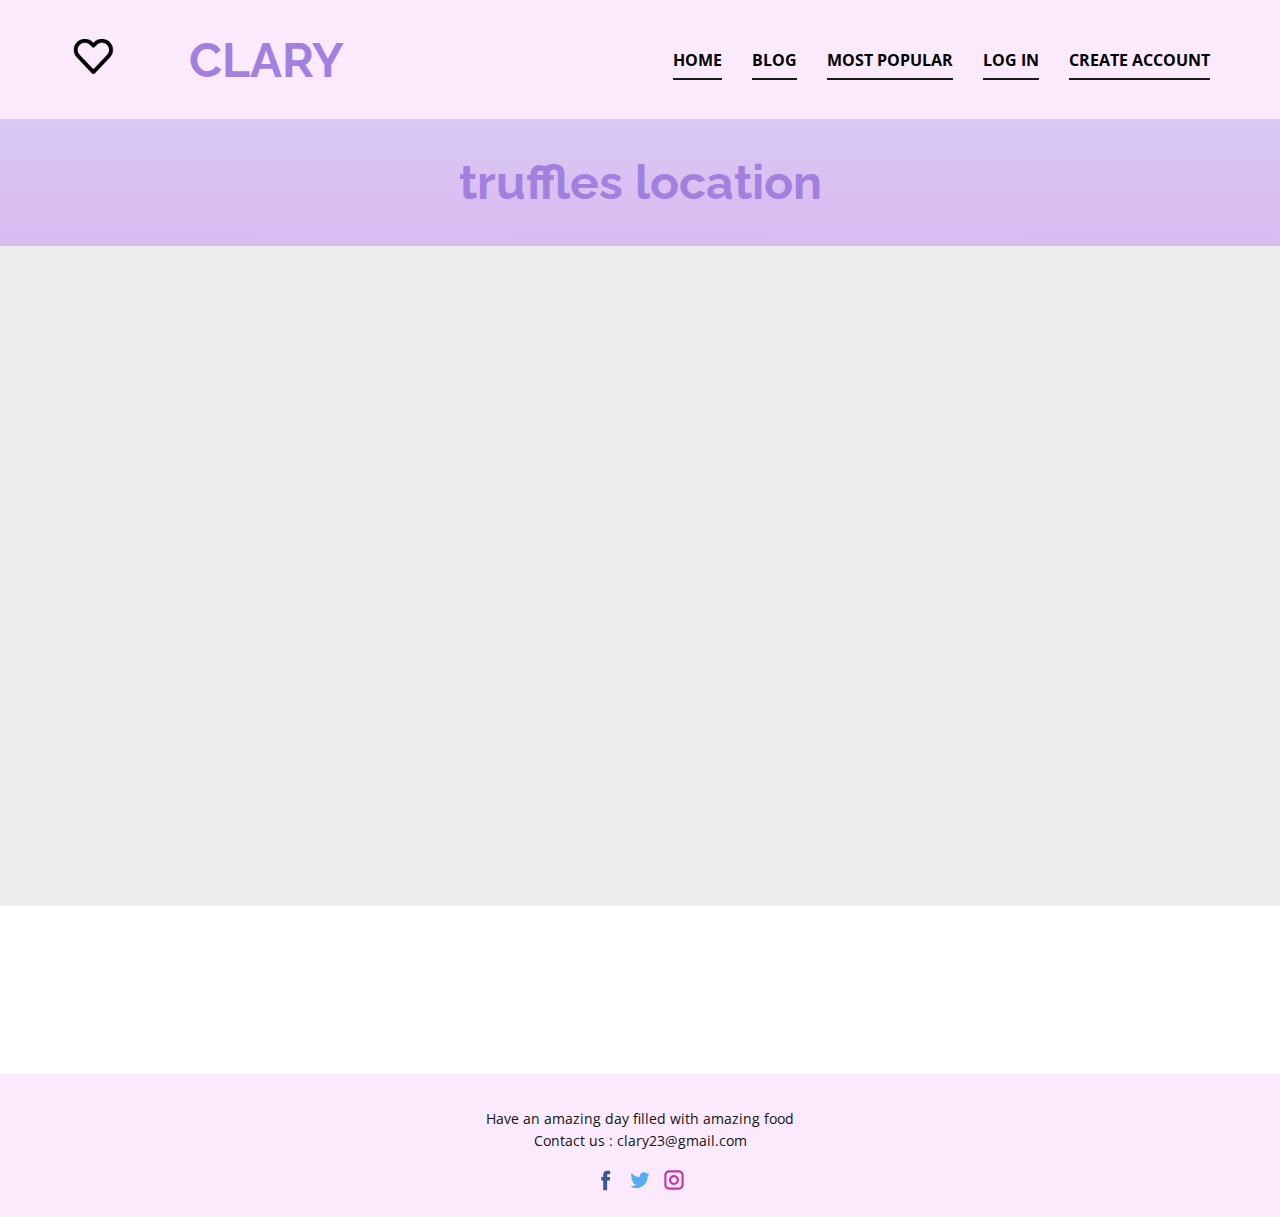
<file: location-.html>
<!DOCTYPE html>
<html style="font-size: 16px;" lang="en"><head>
    <meta name="viewport" content="width=device-width, initial-scale=1.0">
    <meta charset="utf-8">
    <meta name="keywords" content="CLARY​">
    <meta name="description" content="">
    <title>location </title>
    <link rel="stylesheet" href="nicepage.css" media="screen">
<link rel="stylesheet" href="location-.css" media="screen">
    <script class="u-script" type="text/javascript" src="jquery.js" defer=""></script>
    <script class="u-script" type="text/javascript" src="nicepage.js" defer=""></script>
    <meta name="generator" content="Nicepage 5.3.6, nicepage.com">
    <link id="u-theme-google-font" rel="stylesheet" href="https://fonts.googleapis.com/css?family=Raleway:100,100i,200,200i,300,300i,400,400i,500,500i,600,600i,700,700i,800,800i,900,900i|Open+Sans:300,300i,400,400i,500,500i,600,600i,700,700i,800,800i">
    
    
    
    <script type="application/ld+json">{
		"@context": "http://schema.org",
		"@type": "Organization",
		"name": "Site2",
		"logo": "images/2901197.png",
		"sameAs": [
				"https://facebook.com/name",
				"https://twitter.com/name",
				"https://instagram.com/foodwithshana"
		]
}</script>
    <meta name="theme-color" content="#a37fdf">
    <meta name="twitter:site" content="@">
    <meta name="twitter:card" content="summary_large_image">
    <meta name="twitter:title" content="location ">
    <meta name="twitter:description" content="Site2">
    <meta property="og:title" content="location">
    <meta property="og:description" content="">
    <meta property="og:type" content="website">
  </head>
  <body class="u-body u-xl-mode" data-lang="en"><header class="u-clearfix u-header u-palette-2-light-3 u-header" id="sec-d402"><div class="u-clearfix u-sheet u-sheet-1">
        <a href="Home.html" class="u-image u-logo u-image-1" data-image-width="128" data-image-height="128" title="Home">
          <img src="images/2901197.png" class="u-logo-image u-logo-image-1">
        </a>
        <h1 class="u-text u-text-default u-text-palette-2-base u-text-1">
          <a class="u-active-none u-border-none u-btn u-button-link u-button-style u-hover-none u-none u-text-palette-1-base u-btn-1" href="Home.html">CLARY </a>
        </h1>
        <nav class="u-menu u-menu-one-level u-offcanvas u-menu-1">
          <div class="menu-collapse" style="font-size: 1rem; letter-spacing: 0px; font-weight: 700; text-transform: uppercase;">
            <a class="u-button-style u-custom-active-border-color u-custom-border u-custom-border-color u-custom-borders u-custom-hover-border-color u-custom-left-right-menu-spacing u-custom-padding-bottom u-custom-text-active-color u-custom-text-color u-custom-text-decoration u-custom-text-hover-color u-custom-top-bottom-menu-spacing u-nav-link" href="#" style="padding: 2px 0px; font-size: calc(1em + 4px);">
              <svg class="u-svg-link" viewBox="0 0 24 24"><use xmlns:xlink="http://www.w3.org/1999/xlink" xlink:href="#svg-4b6b"></use></svg>
              <svg class="u-svg-content" version="1.1" id="svg-4b6b" viewBox="0 0 16 16" x="0px" y="0px" xmlns:xlink="http://www.w3.org/1999/xlink" xmlns="http://www.w3.org/2000/svg"><g><rect y="1" width="16" height="2"></rect><rect y="7" width="16" height="2"></rect><rect y="13" width="16" height="2"></rect>
</g></svg>
            </a>
          </div>
          <div class="u-custom-menu u-nav-container">
            <ul class="u-nav u-spacing-30 u-unstyled u-nav-1"><li class="u-nav-item"><a class="u-border-2 u-border-active-palette-1-base u-border-grey-90 u-border-hover-palette-1-base u-border-no-left u-border-no-right u-border-no-top u-button-style u-nav-link u-text-active-palette-1-base u-text-black u-text-hover-palette-1-base" href="Home.html" style="padding: 10px 0px;">Home</a>
</li><li class="u-nav-item"><a class="u-border-2 u-border-active-palette-1-base u-border-grey-90 u-border-hover-palette-1-base u-border-no-left u-border-no-right u-border-no-top u-button-style u-nav-link u-text-active-palette-1-base u-text-black u-text-hover-palette-1-base" href="Blog-Post.html" style="padding: 10px 0px;">Blog</a>
</li><li class="u-nav-item"><a class="u-border-2 u-border-active-palette-1-base u-border-grey-90 u-border-hover-palette-1-base u-border-no-left u-border-no-right u-border-no-top u-button-style u-nav-link u-text-active-palette-1-base u-text-black u-text-hover-palette-1-base" href="Most-Popular.html" style="padding: 10px 0px;">Most Popular</a>
</li><li class="u-nav-item"><a class="u-border-2 u-border-active-palette-1-base u-border-grey-90 u-border-hover-palette-1-base u-border-no-left u-border-no-right u-border-no-top u-button-style u-nav-link u-text-active-palette-1-base u-text-black u-text-hover-palette-1-base" href="Log-in.html" style="padding: 10px 0px;">Log in</a>
</li><li class="u-nav-item"><a class="u-border-2 u-border-active-palette-1-base u-border-grey-90 u-border-hover-palette-1-base u-border-no-left u-border-no-right u-border-no-top u-button-style u-nav-link u-text-active-palette-1-base u-text-black u-text-hover-palette-1-base" href="create-account.html" style="padding: 10px 0px;">create account</a>
</li></ul>
          </div>
          <div class="u-custom-menu u-nav-container-collapse">
            <div class="u-black u-container-style u-inner-container-layout u-opacity u-opacity-95 u-sidenav">
              <div class="u-inner-container-layout u-sidenav-overflow">
                <div class="u-menu-close"></div>
                <ul class="u-align-center u-nav u-popupmenu-items u-unstyled u-nav-2"><li class="u-nav-item"><a class="u-button-style u-nav-link" href="Home.html">Home</a>
</li><li class="u-nav-item"><a class="u-button-style u-nav-link" href="Blog-Post.html">Blog</a>
</li><li class="u-nav-item"><a class="u-button-style u-nav-link" href="Most-Popular.html">Most Popular</a>
</li><li class="u-nav-item"><a class="u-button-style u-nav-link" href="Log-in.html">Log in</a>
</li><li class="u-nav-item"><a class="u-button-style u-nav-link" href="create-account.html">create account</a>
</li></ul>
              </div>
            </div>
            <div class="u-black u-menu-overlay u-opacity u-opacity-70"></div>
          </div>
        </nav>
      </div></header>
    <section class="u-clearfix u-gradient u-typography-custom-page-typography-12--Map u-section-1" id="sec-b4b9">
      <h2 class="u-align-center u-text u-text-default u-text-1">
        <a class="u-active-none u-border-none u-btn u-button-link u-button-style u-hover-none u-none u-text-palette-1-base u-btn-1" href="location-.html">truffles location</a>
      </h2>
      <div class="u-expanded-width u-grey-light-2 u-map u-map-1">
        <div class="embed-responsive">
          <iframe class="embed-responsive-item" src="//maps.google.com/maps?output=embed&amp;q=TRUFFLES&amp;t=m" data-map="[base64]"></iframe>
        </div>
      </div>
    </section>
    <section class="u-align-center u-clearfix u-section-2" id="sec-f270">
      <div class="u-align-left u-clearfix u-sheet u-valign-middle u-sheet-1"></div>
    </section>
    
    
    <footer class="u-align-center u-clearfix u-footer u-palette-2-light-3 u-footer" id="sec-6d3f"><div class="u-clearfix u-sheet u-sheet-1">
        <p class="u-small-text u-text u-text-variant u-text-1">Have an amazing day filled with amazing food<br>Contact us : clary23@gmail.com
        </p>
        <div class="u-social-icons u-spacing-10 u-social-icons-1">
          <a class="u-social-url" title="facebook" target="_blank" href="https://facebook.com/name"><span class="u-icon u-social-facebook u-social-icon u-icon-1"><svg class="u-svg-link" preserveAspectRatio="xMidYMin slice" viewBox="0 0 112 112" style=""><use xmlns:xlink="http://www.w3.org/1999/xlink" xlink:href="#svg-0fef"></use></svg><svg class="u-svg-content" viewBox="0 0 112 112" x="0" y="0" id="svg-0fef"><path fill="currentColor" d="M75.5,28.8H65.4c-1.5,0-4,0.9-4,4.3v9.4h13.9l-1.5,15.8H61.4v45.1H42.8V58.3h-8.8V42.4h8.8V32.2
c0-7.4,3.4-18.8,18.8-18.8h13.8v15.4H75.5z"></path></svg></span>
          </a>
          <a class="u-social-url" title="twitter" target="_blank" href="https://twitter.com/name"><span class="u-icon u-social-icon u-social-twitter u-icon-2"><svg class="u-svg-link" preserveAspectRatio="xMidYMin slice" viewBox="0 0 112 112" style=""><use xmlns:xlink="http://www.w3.org/1999/xlink" xlink:href="#svg-16a1"></use></svg><svg class="u-svg-content" viewBox="0 0 112 112" x="0" y="0" id="svg-16a1"><path fill="currentColor" d="M92.2,38.2c0,0.8,0,1.6,0,2.3c0,24.3-18.6,52.4-52.6,52.4c-10.6,0.1-20.2-2.9-28.5-8.2
	c1.4,0.2,2.9,0.2,4.4,0.2c8.7,0,16.7-2.9,23-7.9c-8.1-0.2-14.9-5.5-17.3-12.8c1.1,0.2,2.4,0.2,3.4,0.2c1.6,0,3.3-0.2,4.8-0.7
	c-8.4-1.6-14.9-9.2-14.9-18c0-0.2,0-0.2,0-0.2c2.5,1.4,5.4,2.2,8.4,2.3c-5-3.3-8.3-8.9-8.3-15.4c0-3.4,1-6.5,2.5-9.2
	c9.1,11.1,22.7,18.5,38,19.2c-0.2-1.4-0.4-2.8-0.4-4.3c0.1-10,8.3-18.2,18.5-18.2c5.4,0,10.1,2.2,13.5,5.7c4.3-0.8,8.1-2.3,11.7-4.5
	c-1.4,4.3-4.3,7.9-8.1,10.1c3.7-0.4,7.3-1.4,10.6-2.9C98.9,32.3,95.7,35.5,92.2,38.2z"></path></svg></span>
          </a>
          <a class="u-social-url" title="instagram" target="_blank" href="https://instagram.com/foodwithshana"><span class="u-icon u-social-icon u-social-instagram u-icon-3"><svg class="u-svg-link" preserveAspectRatio="xMidYMin slice" viewBox="0 0 112 112" style=""><use xmlns:xlink="http://www.w3.org/1999/xlink" xlink:href="#svg-a6ce"></use></svg><svg class="u-svg-content" viewBox="0 0 112 112" x="0" y="0" id="svg-a6ce"><path fill="currentColor" d="M55.9,32.9c-12.8,0-23.2,10.4-23.2,23.2s10.4,23.2,23.2,23.2s23.2-10.4,23.2-23.2S68.7,32.9,55.9,32.9z
	 M55.9,69.4c-7.4,0-13.3-6-13.3-13.3c-0.1-7.4,6-13.3,13.3-13.3s13.3,6,13.3,13.3C69.3,63.5,63.3,69.4,55.9,69.4z"></path><path fill="#FFFFFF" d="M79.7,26.8c-3,0-5.4,2.5-5.4,5.4s2.5,5.4,5.4,5.4c3,0,5.4-2.5,5.4-5.4S82.7,26.8,79.7,26.8z"></path><path fill="currentColor" d="M78.2,11H33.5C21,11,10.8,21.3,10.8,33.7v44.7c0,12.6,10.2,22.8,22.7,22.8h44.7c12.6,0,22.7-10.2,22.7-22.7
	V33.7C100.8,21.1,90.6,11,78.2,11z M91,78.4c0,7.1-5.8,12.8-12.8,12.8H33.5c-7.1,0-12.8-5.8-12.8-12.8V33.7
	c0-7.1,5.8-12.8,12.8-12.8h44.7c7.1,0,12.8,5.8,12.8,12.8V78.4z"></path></svg></span>
          </a>
        </div>
      </div></footer>
    
  
</body></html>
</file>
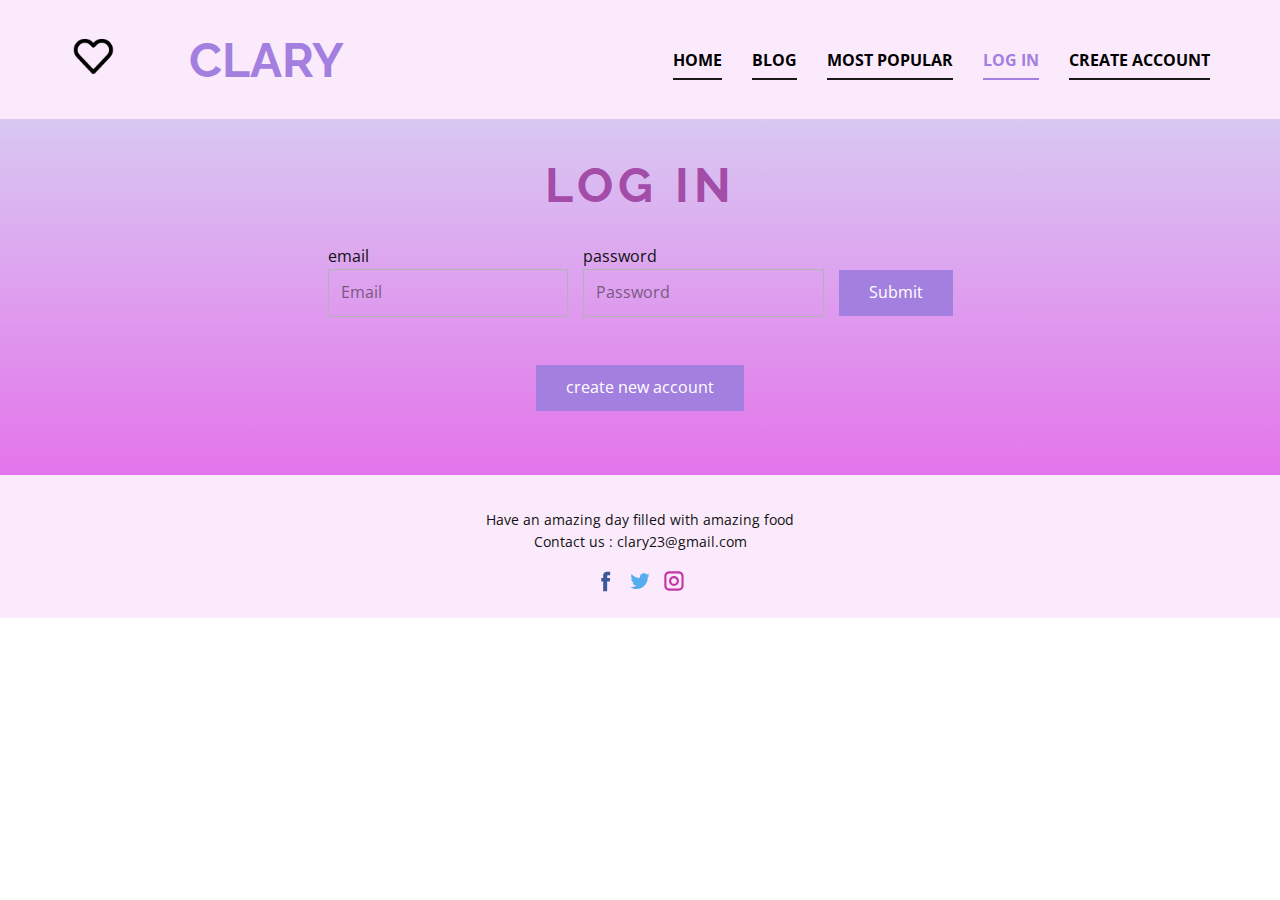
<file: Log-in.html>
<!DOCTYPE html>
<html style="font-size: 16px;" lang="en"><head>
    <meta name="viewport" content="width=device-width, initial-scale=1.0">
    <meta charset="utf-8">
    <meta name="keywords" content="CLARY​, Log in">
    <meta name="description" content="">
    <title>Log in</title>
    <link rel="stylesheet" href="nicepage.css" media="screen">
<link rel="stylesheet" href="Log-in.css" media="screen">
    <script class="u-script" type="text/javascript" src="jquery.js" defer=""></script>
    <script class="u-script" type="text/javascript" src="nicepage.js" defer=""></script>
    <meta name="generator" content="Nicepage 5.3.6, nicepage.com">
    <meta name="referrer" content="origin">
    <link id="u-theme-google-font" rel="stylesheet" href="https://fonts.googleapis.com/css?family=Raleway:100,100i,200,200i,300,300i,400,400i,500,500i,600,600i,700,700i,800,800i,900,900i|Open+Sans:300,300i,400,400i,500,500i,600,600i,700,700i,800,800i">
    
    
    <script type="application/ld+json">{
		"@context": "http://schema.org",
		"@type": "Organization",
		"name": "Site2",
		"logo": "images/2901197.png",
		"sameAs": [
				"https://facebook.com/name",
				"https://twitter.com/name",
				"https://instagram.com/foodwithshana"
		]
}</script>
    <meta name="theme-color" content="#a37fdf">
    <meta name="twitter:site" content="@">
    <meta name="twitter:card" content="summary_large_image">
    <meta name="twitter:title" content="Log in">
    <meta name="twitter:description" content="Site2">
    <meta property="og:title" content="Log in">
    <meta property="og:description" content="">
    <meta property="og:type" content="website">
  </head>
  <body class="u-body u-xl-mode" data-lang="en"><header class="u-clearfix u-header u-palette-2-light-3 u-header" id="sec-d402"><div class="u-clearfix u-sheet u-sheet-1">
        <a href="Home.html" class="u-image u-logo u-image-1" data-image-width="128" data-image-height="128" title="Home">
          <img src="images/2901197.png" class="u-logo-image u-logo-image-1">
        </a>
        <h1 class="u-text u-text-default u-text-palette-2-base u-text-1">
          <a class="u-active-none u-border-none u-btn u-button-link u-button-style u-hover-none u-none u-text-palette-1-base u-btn-1" href="Home.html">CLARY </a>
        </h1>
        <nav class="u-menu u-menu-one-level u-offcanvas u-menu-1">
          <div class="menu-collapse" style="font-size: 1rem; letter-spacing: 0px; font-weight: 700; text-transform: uppercase;">
            <a class="u-button-style u-custom-active-border-color u-custom-border u-custom-border-color u-custom-borders u-custom-hover-border-color u-custom-left-right-menu-spacing u-custom-padding-bottom u-custom-text-active-color u-custom-text-color u-custom-text-decoration u-custom-text-hover-color u-custom-top-bottom-menu-spacing u-nav-link" href="#" style="padding: 2px 0px; font-size: calc(1em + 4px);">
              <svg class="u-svg-link" viewBox="0 0 24 24"><use xmlns:xlink="http://www.w3.org/1999/xlink" xlink:href="#svg-4b6b"></use></svg>
              <svg class="u-svg-content" version="1.1" id="svg-4b6b" viewBox="0 0 16 16" x="0px" y="0px" xmlns:xlink="http://www.w3.org/1999/xlink" xmlns="http://www.w3.org/2000/svg"><g><rect y="1" width="16" height="2"></rect><rect y="7" width="16" height="2"></rect><rect y="13" width="16" height="2"></rect>
</g></svg>
            </a>
          </div>
          <div class="u-custom-menu u-nav-container">
            <ul class="u-nav u-spacing-30 u-unstyled u-nav-1"><li class="u-nav-item"><a class="u-border-2 u-border-active-palette-1-base u-border-grey-90 u-border-hover-palette-1-base u-border-no-left u-border-no-right u-border-no-top u-button-style u-nav-link u-text-active-palette-1-base u-text-black u-text-hover-palette-1-base" href="Home.html" style="padding: 10px 0px;">Home</a>
</li><li class="u-nav-item"><a class="u-border-2 u-border-active-palette-1-base u-border-grey-90 u-border-hover-palette-1-base u-border-no-left u-border-no-right u-border-no-top u-button-style u-nav-link u-text-active-palette-1-base u-text-black u-text-hover-palette-1-base" href="Blog-Post.html" style="padding: 10px 0px;">Blog</a>
</li><li class="u-nav-item"><a class="u-border-2 u-border-active-palette-1-base u-border-grey-90 u-border-hover-palette-1-base u-border-no-left u-border-no-right u-border-no-top u-button-style u-nav-link u-text-active-palette-1-base u-text-black u-text-hover-palette-1-base" href="Most-Popular.html" style="padding: 10px 0px;">Most Popular</a>
</li><li class="u-nav-item"><a class="u-border-2 u-border-active-palette-1-base u-border-grey-90 u-border-hover-palette-1-base u-border-no-left u-border-no-right u-border-no-top u-button-style u-nav-link u-text-active-palette-1-base u-text-black u-text-hover-palette-1-base" href="Log-in.html" style="padding: 10px 0px;">Log in</a>
</li><li class="u-nav-item"><a class="u-border-2 u-border-active-palette-1-base u-border-grey-90 u-border-hover-palette-1-base u-border-no-left u-border-no-right u-border-no-top u-button-style u-nav-link u-text-active-palette-1-base u-text-black u-text-hover-palette-1-base" href="create-account.html" style="padding: 10px 0px;">create account</a>
</li></ul>
          </div>
          <div class="u-custom-menu u-nav-container-collapse">
            <div class="u-black u-container-style u-inner-container-layout u-opacity u-opacity-95 u-sidenav">
              <div class="u-inner-container-layout u-sidenav-overflow">
                <div class="u-menu-close"></div>
                <ul class="u-align-center u-nav u-popupmenu-items u-unstyled u-nav-2"><li class="u-nav-item"><a class="u-button-style u-nav-link" href="Home.html">Home</a>
</li><li class="u-nav-item"><a class="u-button-style u-nav-link" href="Blog-Post.html">Blog</a>
</li><li class="u-nav-item"><a class="u-button-style u-nav-link" href="Most-Popular.html">Most Popular</a>
</li><li class="u-nav-item"><a class="u-button-style u-nav-link" href="Log-in.html">Log in</a>
</li><li class="u-nav-item"><a class="u-button-style u-nav-link" href="create-account.html">create account</a>
</li></ul>
              </div>
            </div>
            <div class="u-black u-menu-overlay u-opacity u-opacity-70"></div>
          </div>
        </nav>
      </div></header>
    <section class="u-align-center u-clearfix u-gradient u-section-1" id="sec-68f6">
      <div class="u-clearfix u-sheet u-sheet-1">
        <h2 class="u-text u-text-default u-text-palette-2-dark-1 u-text-1">Log in</h2>
        <div class="u-align-center u-form u-form-1">
          <form action="https://forms.nicepagesrv.com/v2/form/process" class="u-clearfix u-form-horizontal u-form-spacing-15 u-inner-form" style="padding: 15px;" source="email">
            <div class="u-form-email u-form-group u-label-top">
              <label for="name-ef64" class="u-label">email</label>
              <input type="email" placeholder="Email" id="name-ef64" name="Email" class="u-border-1 u-border-grey-30 u-input u-input-rectangle" required="required">
            </div>
            <div class="u-form-group u-label-top">
              <label for="email-ef64" class="u-label">password</label>
              <input placeholder="Password" id="email-ef64" name="Password" class="u-border-1 u-border-grey-30 u-input u-input-rectangle" required="required" type="text">
            </div>
            <div class="u-form-group u-form-submit u-label-top">
              <a href="#" class="u-btn u-btn-submit u-button-style">Submit</a>
              <input type="submit" value="submit" class="u-form-control-hidden">
            </div>
            <div class="u-form-send-message u-form-send-success">#FormSendSuccess</div>
            <div class="u-form-send-error u-form-send-message">#FormSendError</div>
            <input type="hidden" value="" name="recaptchaResponse">
            <input type="hidden" name="formServices" value="e8c6e7a417da5a80fe6f8ab808ab6170">
          </form>
        </div>
        <a href="create-account.html" class="u-btn u-button-style u-btn-2">create new account</a>
      </div>
    </section>
    
    
    <footer class="u-align-center u-clearfix u-footer u-palette-2-light-3 u-footer" id="sec-6d3f"><div class="u-clearfix u-sheet u-sheet-1">
        <p class="u-small-text u-text u-text-variant u-text-1">Have an amazing day filled with amazing food<br>Contact us : clary23@gmail.com
        </p>
        <div class="u-social-icons u-spacing-10 u-social-icons-1">
          <a class="u-social-url" title="facebook" target="_blank" href="https://facebook.com/name"><span class="u-icon u-social-facebook u-social-icon u-icon-1"><svg class="u-svg-link" preserveAspectRatio="xMidYMin slice" viewBox="0 0 112 112" style=""><use xmlns:xlink="http://www.w3.org/1999/xlink" xlink:href="#svg-0fef"></use></svg><svg class="u-svg-content" viewBox="0 0 112 112" x="0" y="0" id="svg-0fef"><path fill="currentColor" d="M75.5,28.8H65.4c-1.5,0-4,0.9-4,4.3v9.4h13.9l-1.5,15.8H61.4v45.1H42.8V58.3h-8.8V42.4h8.8V32.2
c0-7.4,3.4-18.8,18.8-18.8h13.8v15.4H75.5z"></path></svg></span>
          </a>
          <a class="u-social-url" title="twitter" target="_blank" href="https://twitter.com/name"><span class="u-icon u-social-icon u-social-twitter u-icon-2"><svg class="u-svg-link" preserveAspectRatio="xMidYMin slice" viewBox="0 0 112 112" style=""><use xmlns:xlink="http://www.w3.org/1999/xlink" xlink:href="#svg-16a1"></use></svg><svg class="u-svg-content" viewBox="0 0 112 112" x="0" y="0" id="svg-16a1"><path fill="currentColor" d="M92.2,38.2c0,0.8,0,1.6,0,2.3c0,24.3-18.6,52.4-52.6,52.4c-10.6,0.1-20.2-2.9-28.5-8.2
	c1.4,0.2,2.9,0.2,4.4,0.2c8.7,0,16.7-2.9,23-7.9c-8.1-0.2-14.9-5.5-17.3-12.8c1.1,0.2,2.4,0.2,3.4,0.2c1.6,0,3.3-0.2,4.8-0.7
	c-8.4-1.6-14.9-9.2-14.9-18c0-0.2,0-0.2,0-0.2c2.5,1.4,5.4,2.2,8.4,2.3c-5-3.3-8.3-8.9-8.3-15.4c0-3.4,1-6.5,2.5-9.2
	c9.1,11.1,22.7,18.5,38,19.2c-0.2-1.4-0.4-2.8-0.4-4.3c0.1-10,8.3-18.2,18.5-18.2c5.4,0,10.1,2.2,13.5,5.7c4.3-0.8,8.1-2.3,11.7-4.5
	c-1.4,4.3-4.3,7.9-8.1,10.1c3.7-0.4,7.3-1.4,10.6-2.9C98.9,32.3,95.7,35.5,92.2,38.2z"></path></svg></span>
          </a>
          <a class="u-social-url" title="instagram" target="_blank" href="https://instagram.com/foodwithshana"><span class="u-icon u-social-icon u-social-instagram u-icon-3"><svg class="u-svg-link" preserveAspectRatio="xMidYMin slice" viewBox="0 0 112 112" style=""><use xmlns:xlink="http://www.w3.org/1999/xlink" xlink:href="#svg-a6ce"></use></svg><svg class="u-svg-content" viewBox="0 0 112 112" x="0" y="0" id="svg-a6ce"><path fill="currentColor" d="M55.9,32.9c-12.8,0-23.2,10.4-23.2,23.2s10.4,23.2,23.2,23.2s23.2-10.4,23.2-23.2S68.7,32.9,55.9,32.9z
	 M55.9,69.4c-7.4,0-13.3-6-13.3-13.3c-0.1-7.4,6-13.3,13.3-13.3s13.3,6,13.3,13.3C69.3,63.5,63.3,69.4,55.9,69.4z"></path><path fill="#FFFFFF" d="M79.7,26.8c-3,0-5.4,2.5-5.4,5.4s2.5,5.4,5.4,5.4c3,0,5.4-2.5,5.4-5.4S82.7,26.8,79.7,26.8z"></path><path fill="currentColor" d="M78.2,11H33.5C21,11,10.8,21.3,10.8,33.7v44.7c0,12.6,10.2,22.8,22.7,22.8h44.7c12.6,0,22.7-10.2,22.7-22.7
	V33.7C100.8,21.1,90.6,11,78.2,11z M91,78.4c0,7.1-5.8,12.8-12.8,12.8H33.5c-7.1,0-12.8-5.8-12.8-12.8V33.7
	c0-7.1,5.8-12.8,12.8-12.8h44.7c7.1,0,12.8,5.8,12.8,12.8V78.4z"></path></svg></span>
          </a>
        </div>
      </div></footer>
    
  
</body></html>
</file>
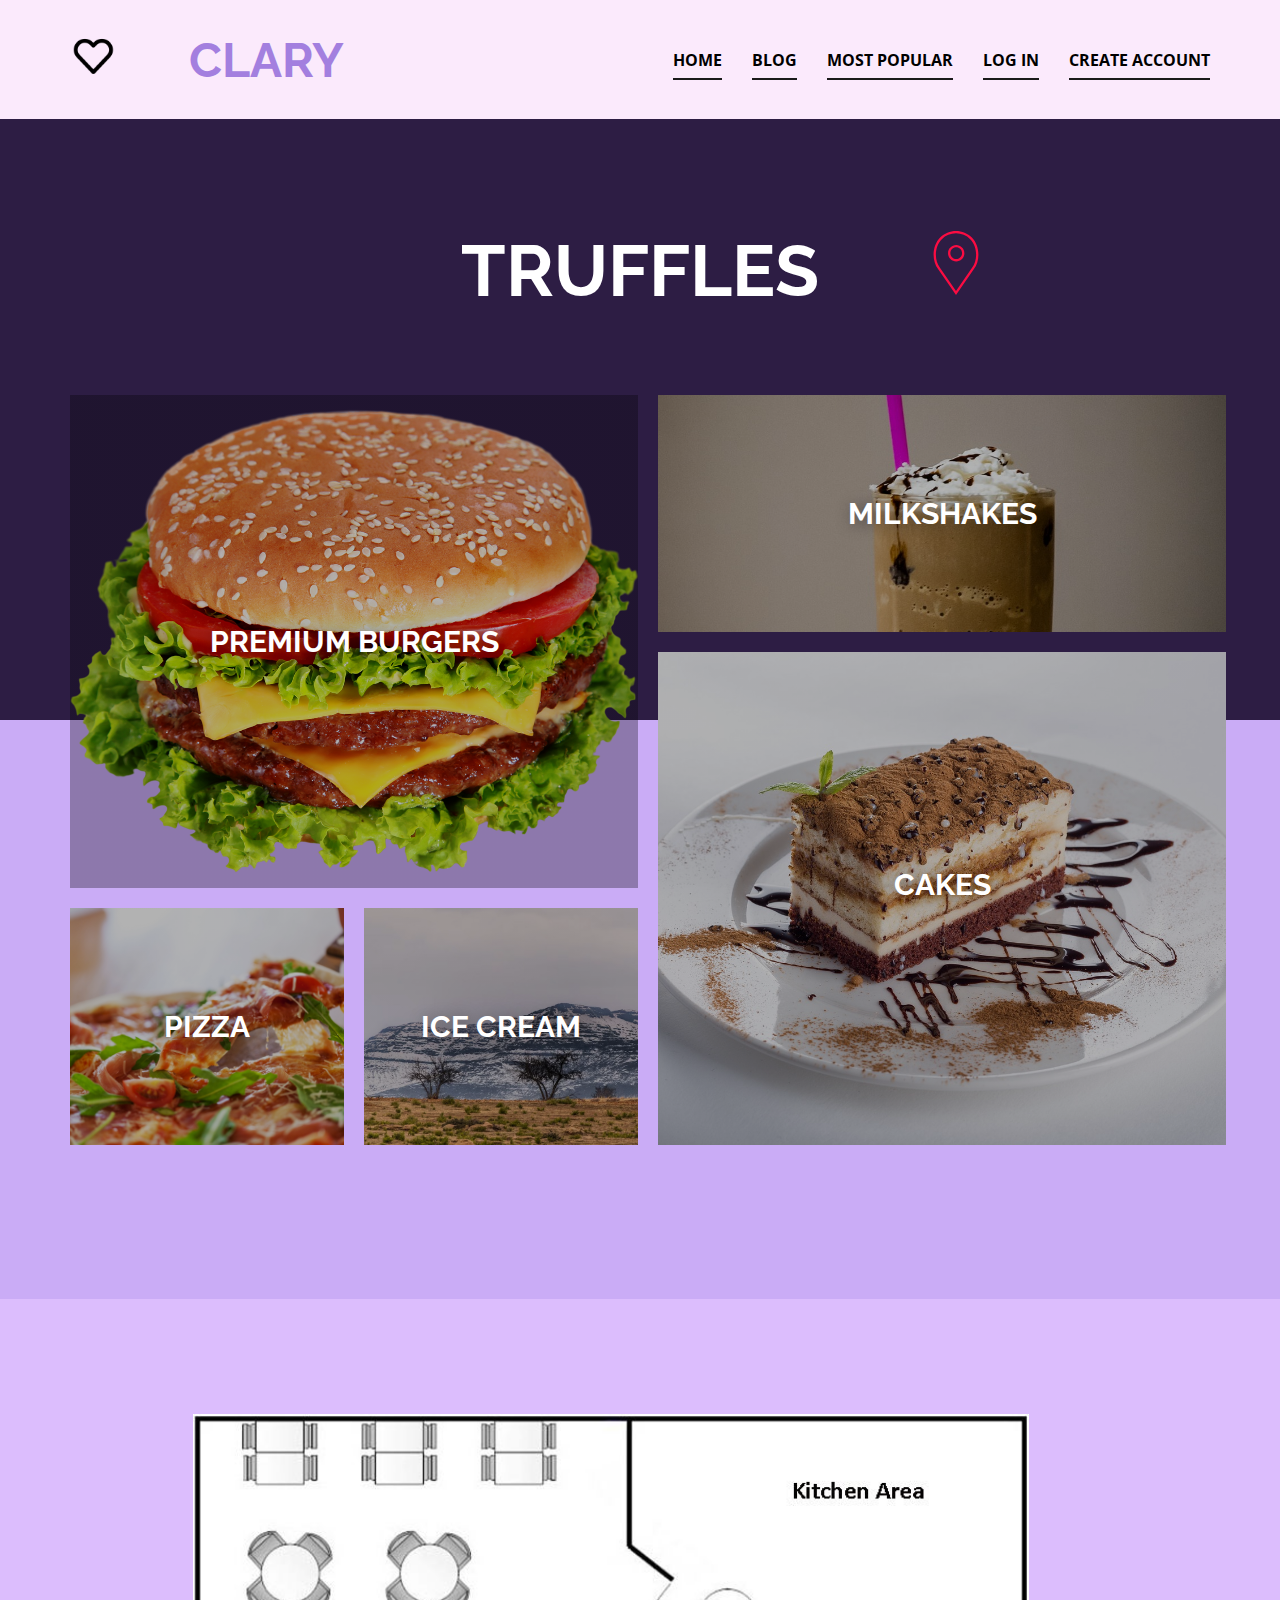
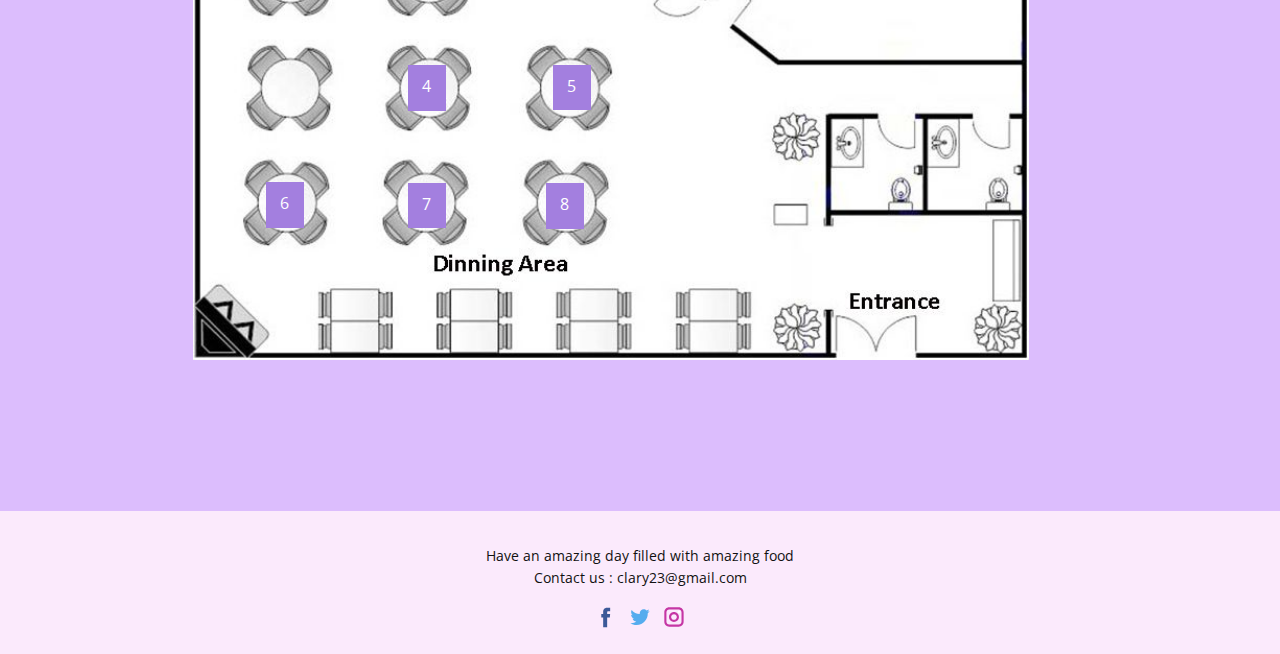
<file: TRUFFLES.html>
<!DOCTYPE html>
<html style="font-size: 16px;" lang="en"><head>
    <meta name="viewport" content="width=device-width, initial-scale=1.0">
    <meta charset="utf-8">
    <meta name="keywords" content="CLARY​, TRUFFLES">
    <meta name="description" content="">
    <title>TRUFFLES</title>
    <link rel="stylesheet" href="nicepage.css" media="screen">
<link rel="stylesheet" href="TRUFFLES.css" media="screen">
    <script class="u-script" type="text/javascript" src="jquery.js" defer=""></script>
    <script class="u-script" type="text/javascript" src="nicepage.js" defer=""></script>
    <meta name="generator" content="Nicepage 5.3.6, nicepage.com">
    <link id="u-theme-google-font" rel="stylesheet" href="https://fonts.googleapis.com/css?family=Raleway:100,100i,200,200i,300,300i,400,400i,500,500i,600,600i,700,700i,800,800i,900,900i|Open+Sans:300,300i,400,400i,500,500i,600,600i,700,700i,800,800i">
    
    
    
    <script type="application/ld+json">{
		"@context": "http://schema.org",
		"@type": "Organization",
		"name": "Site2",
		"logo": "images/2901197.png",
		"sameAs": [
				"https://facebook.com/name",
				"https://twitter.com/name",
				"https://instagram.com/foodwithshana"
		]
}</script>
    <meta name="theme-color" content="#a37fdf">
    <meta name="twitter:site" content="@">
    <meta name="twitter:card" content="summary_large_image">
    <meta name="twitter:title" content="TRUFFLES">
    <meta name="twitter:description" content="Site2">
    <meta property="og:title" content="TRUFFLES">
    <meta property="og:description" content="">
    <meta property="og:type" content="website">
  </head>
  <body class="u-body u-xl-mode" data-lang="en"><header class="u-clearfix u-header u-palette-2-light-3 u-header" id="sec-d402"><div class="u-clearfix u-sheet u-sheet-1">
        <a href="Home.html" class="u-image u-logo u-image-1" data-image-width="128" data-image-height="128" title="Home">
          <img src="images/2901197.png" class="u-logo-image u-logo-image-1">
        </a>
        <h1 class="u-text u-text-default u-text-palette-2-base u-text-1">
          <a class="u-active-none u-border-none u-btn u-button-link u-button-style u-hover-none u-none u-text-palette-1-base u-btn-1" href="Home.html">CLARY </a>
        </h1>
        <nav class="u-menu u-menu-one-level u-offcanvas u-menu-1">
          <div class="menu-collapse" style="font-size: 1rem; letter-spacing: 0px; font-weight: 700; text-transform: uppercase;">
            <a class="u-button-style u-custom-active-border-color u-custom-border u-custom-border-color u-custom-borders u-custom-hover-border-color u-custom-left-right-menu-spacing u-custom-padding-bottom u-custom-text-active-color u-custom-text-color u-custom-text-decoration u-custom-text-hover-color u-custom-top-bottom-menu-spacing u-nav-link" href="#" style="padding: 2px 0px; font-size: calc(1em + 4px);">
              <svg class="u-svg-link" viewBox="0 0 24 24"><use xmlns:xlink="http://www.w3.org/1999/xlink" xlink:href="#svg-4b6b"></use></svg>
              <svg class="u-svg-content" version="1.1" id="svg-4b6b" viewBox="0 0 16 16" x="0px" y="0px" xmlns:xlink="http://www.w3.org/1999/xlink" xmlns="http://www.w3.org/2000/svg"><g><rect y="1" width="16" height="2"></rect><rect y="7" width="16" height="2"></rect><rect y="13" width="16" height="2"></rect>
</g></svg>
            </a>
          </div>
          <div class="u-custom-menu u-nav-container">
            <ul class="u-nav u-spacing-30 u-unstyled u-nav-1"><li class="u-nav-item"><a class="u-border-2 u-border-active-palette-1-base u-border-grey-90 u-border-hover-palette-1-base u-border-no-left u-border-no-right u-border-no-top u-button-style u-nav-link u-text-active-palette-1-base u-text-black u-text-hover-palette-1-base" href="Home.html" style="padding: 10px 0px;">Home</a>
</li><li class="u-nav-item"><a class="u-border-2 u-border-active-palette-1-base u-border-grey-90 u-border-hover-palette-1-base u-border-no-left u-border-no-right u-border-no-top u-button-style u-nav-link u-text-active-palette-1-base u-text-black u-text-hover-palette-1-base" href="Blog-Post.html" style="padding: 10px 0px;">Blog</a>
</li><li class="u-nav-item"><a class="u-border-2 u-border-active-palette-1-base u-border-grey-90 u-border-hover-palette-1-base u-border-no-left u-border-no-right u-border-no-top u-button-style u-nav-link u-text-active-palette-1-base u-text-black u-text-hover-palette-1-base" href="Most-Popular.html" style="padding: 10px 0px;">Most Popular</a>
</li><li class="u-nav-item"><a class="u-border-2 u-border-active-palette-1-base u-border-grey-90 u-border-hover-palette-1-base u-border-no-left u-border-no-right u-border-no-top u-button-style u-nav-link u-text-active-palette-1-base u-text-black u-text-hover-palette-1-base" href="Log-in.html" style="padding: 10px 0px;">Log in</a>
</li><li class="u-nav-item"><a class="u-border-2 u-border-active-palette-1-base u-border-grey-90 u-border-hover-palette-1-base u-border-no-left u-border-no-right u-border-no-top u-button-style u-nav-link u-text-active-palette-1-base u-text-black u-text-hover-palette-1-base" href="create-account.html" style="padding: 10px 0px;">create account</a>
</li></ul>
          </div>
          <div class="u-custom-menu u-nav-container-collapse">
            <div class="u-black u-container-style u-inner-container-layout u-opacity u-opacity-95 u-sidenav">
              <div class="u-inner-container-layout u-sidenav-overflow">
                <div class="u-menu-close"></div>
                <ul class="u-align-center u-nav u-popupmenu-items u-unstyled u-nav-2"><li class="u-nav-item"><a class="u-button-style u-nav-link" href="Home.html">Home</a>
</li><li class="u-nav-item"><a class="u-button-style u-nav-link" href="Blog-Post.html">Blog</a>
</li><li class="u-nav-item"><a class="u-button-style u-nav-link" href="Most-Popular.html">Most Popular</a>
</li><li class="u-nav-item"><a class="u-button-style u-nav-link" href="Log-in.html">Log in</a>
</li><li class="u-nav-item"><a class="u-button-style u-nav-link" href="create-account.html">create account</a>
</li></ul>
              </div>
            </div>
            <div class="u-black u-menu-overlay u-opacity u-opacity-70"></div>
          </div>
        </nav>
      </div></header>
    <section class="u-align-center u-clearfix u-palette-5-light-2 u-section-1" id="carousel_13e5">
      <div class="u-expanded-width u-palette-5-dark-2 u-shape u-shape-rectangle u-shape-1"></div>
      <div class="u-align-center u-container-style u-group u-shape-rectangle u-group-1">
        <div class="u-container-layout">
          <h2 class="u-align-center u-text u-text-body-alt-color u-text-1">TRUFFLES</h2><span class="u-icon u-text-custom-color-3 u-icon-1" data-href="location-.html" title="location"><svg class="u-svg-link" preserveAspectRatio="xMidYMin slice" viewBox="0 0 54.757 54.757" style=""><use xmlns:xlink="http://www.w3.org/1999/xlink" xlink:href="#svg-a6e0"></use></svg><svg class="u-svg-content" viewBox="0 0 54.757 54.757" x="0px" y="0px" id="svg-a6e0" style="enable-background:new 0 0 54.757 54.757;"><g><path d="M27.557,12c-3.859,0-7,3.141-7,7s3.141,7,7,7s7-3.141,7-7S31.416,12,27.557,12z M27.557,24c-2.757,0-5-2.243-5-5
		s2.243-5,5-5s5,2.243,5,5S30.314,24,27.557,24z"></path><path d="M40.94,5.617C37.318,1.995,32.502,0,27.38,0c-5.123,0-9.938,1.995-13.56,5.617c-6.703,6.702-7.536,19.312-1.804,26.952
		L27.38,54.757L42.721,32.6C48.476,24.929,47.643,12.319,40.94,5.617z M41.099,31.431L27.38,51.243L13.639,31.4
		C8.44,24.468,9.185,13.08,15.235,7.031C18.479,3.787,22.792,2,27.38,2s8.901,1.787,12.146,5.031
		C45.576,13.08,46.321,24.468,41.099,31.431z"></path>
</g></svg></span>
        </div>
      </div>
      <div class="u-clearfix u-gutter-20 u-layout-wrap u-layout-wrap-1">
        <div class="u-layout">
          <div class="u-layout-row">
            <div class="u-size-30 u-size-60-md">
              <div class="u-layout-col">
                <div class="u-size-40">
                  <div class="u-layout-row">
                    <div class="u-container-align-center u-container-style u-image u-layout-cell u-shading u-size-60 u-image-1" data-image-width="3125" data-image-height="2835">
                      <div class="u-container-layout u-valign-middle u-container-layout-2">
                        <h3 class="u-align-center u-text u-text-default u-text-2" data-animation-name="" data-animation-duration="0" data-animation-delay="0" data-animation-direction="">PREMIUM BURGERS</h3>
                      </div>
                    </div>
                  </div>
                </div>
                <div class="u-size-20">
                  <div class="u-layout-row">
                    <div class="u-container-align-center u-container-style u-image u-layout-cell u-shading u-size-30 u-image-2" data-image-width="5616" data-image-height="3744">
                      <div class="u-container-layout u-valign-middle u-container-layout-3">
                        <h3 class="u-align-center u-text u-text-default u-text-3" data-animation-name="" data-animation-duration="0" data-animation-delay="0" data-animation-direction="">PIZZA</h3>
                      </div>
                    </div>
                    <div class="u-container-align-center u-container-style u-image u-layout-cell u-shading u-size-30 u-image-3" data-image-width="1280" data-image-height="853">
                      <div class="u-container-layout u-valign-middle u-container-layout-4">
                        <h3 class="u-align-center u-text u-text-default u-text-4" data-animation-name="" data-animation-duration="0" data-animation-delay="0" data-animation-direction="">ICE CREAM</h3>
                      </div>
                    </div>
                  </div>
                </div>
              </div>
            </div>
            <div class="u-size-30 u-size-60-md">
              <div class="u-layout-col">
                <div class="u-size-20">
                  <div class="u-layout-row">
                    <div class="u-container-align-center u-container-style u-image u-layout-cell u-shading u-size-60 u-image-4" data-image-width="874" data-image-height="1280">
                      <div class="u-container-layout u-valign-middle u-container-layout-5">
                        <h3 class="u-align-center u-text u-text-default u-text-5" data-animation-name="" data-animation-duration="0" data-animation-delay="0" data-animation-direction="">MILKSHAKES</h3>
                      </div>
                    </div>
                  </div>
                </div>
                <div class="u-size-40">
                  <div class="u-layout-row">
                    <div class="u-container-style u-image u-layout-cell u-shading u-size-60 u-image-5" data-image-width="1280" data-image-height="871">
                      <div class="u-container-layout u-container-layout-6">
                        <h3 class="u-align-center u-text u-text-default u-text-6" data-animation-name="" data-animation-duration="0" data-animation-delay="0" data-animation-direction="">CAKES</h3>
                      </div>
                    </div>
                  </div>
                </div>
              </div>
            </div>
          </div>
        </div>
      </div>
    </section>
    <section class="u-clearfix u-custom-color-2 u-section-2" id="sec-fb5f">
      <div class="u-clearfix u-sheet u-sheet-1">
        <img class="u-image u-image-default u-image-1" src="images/022dc892227907648441d17cf1ff15c0.jpg" alt="" data-image-width="800" data-image-height="523">
        <a href="booking-confirmation.html" class="u-btn u-button-style u-btn-1">6</a>
        <a href="booking-confirmation.html" class="u-btn u-button-style u-btn-2">7</a>
        <a href="booking-confirmation.html" class="u-btn u-button-style u-btn-3">8</a>
        <a href="booking-confirmation.html" class="u-btn u-button-style u-btn-4">5</a>
        <a href="booking-confirmation.html" class="u-btn u-button-style u-btn-5">4</a>
      </div>
    </section>
    
    
    <footer class="u-align-center u-clearfix u-footer u-palette-2-light-3 u-footer" id="sec-6d3f"><div class="u-clearfix u-sheet u-sheet-1">
        <p class="u-small-text u-text u-text-variant u-text-1">Have an amazing day filled with amazing food<br>Contact us : clary23@gmail.com
        </p>
        <div class="u-social-icons u-spacing-10 u-social-icons-1">
          <a class="u-social-url" title="facebook" target="_blank" href="https://facebook.com/name"><span class="u-icon u-social-facebook u-social-icon u-icon-1"><svg class="u-svg-link" preserveAspectRatio="xMidYMin slice" viewBox="0 0 112 112" style=""><use xmlns:xlink="http://www.w3.org/1999/xlink" xlink:href="#svg-0fef"></use></svg><svg class="u-svg-content" viewBox="0 0 112 112" x="0" y="0" id="svg-0fef"><path fill="currentColor" d="M75.5,28.8H65.4c-1.5,0-4,0.9-4,4.3v9.4h13.9l-1.5,15.8H61.4v45.1H42.8V58.3h-8.8V42.4h8.8V32.2
c0-7.4,3.4-18.8,18.8-18.8h13.8v15.4H75.5z"></path></svg></span>
          </a>
          <a class="u-social-url" title="twitter" target="_blank" href="https://twitter.com/name"><span class="u-icon u-social-icon u-social-twitter u-icon-2"><svg class="u-svg-link" preserveAspectRatio="xMidYMin slice" viewBox="0 0 112 112" style=""><use xmlns:xlink="http://www.w3.org/1999/xlink" xlink:href="#svg-16a1"></use></svg><svg class="u-svg-content" viewBox="0 0 112 112" x="0" y="0" id="svg-16a1"><path fill="currentColor" d="M92.2,38.2c0,0.8,0,1.6,0,2.3c0,24.3-18.6,52.4-52.6,52.4c-10.6,0.1-20.2-2.9-28.5-8.2
	c1.4,0.2,2.9,0.2,4.4,0.2c8.7,0,16.7-2.9,23-7.9c-8.1-0.2-14.9-5.5-17.3-12.8c1.1,0.2,2.4,0.2,3.4,0.2c1.6,0,3.3-0.2,4.8-0.7
	c-8.4-1.6-14.9-9.2-14.9-18c0-0.2,0-0.2,0-0.2c2.5,1.4,5.4,2.2,8.4,2.3c-5-3.3-8.3-8.9-8.3-15.4c0-3.4,1-6.5,2.5-9.2
	c9.1,11.1,22.7,18.5,38,19.2c-0.2-1.4-0.4-2.8-0.4-4.3c0.1-10,8.3-18.2,18.5-18.2c5.4,0,10.1,2.2,13.5,5.7c4.3-0.8,8.1-2.3,11.7-4.5
	c-1.4,4.3-4.3,7.9-8.1,10.1c3.7-0.4,7.3-1.4,10.6-2.9C98.9,32.3,95.7,35.5,92.2,38.2z"></path></svg></span>
          </a>
          <a class="u-social-url" title="instagram" target="_blank" href="https://instagram.com/foodwithshana"><span class="u-icon u-social-icon u-social-instagram u-icon-3"><svg class="u-svg-link" preserveAspectRatio="xMidYMin slice" viewBox="0 0 112 112" style=""><use xmlns:xlink="http://www.w3.org/1999/xlink" xlink:href="#svg-a6ce"></use></svg><svg class="u-svg-content" viewBox="0 0 112 112" x="0" y="0" id="svg-a6ce"><path fill="currentColor" d="M55.9,32.9c-12.8,0-23.2,10.4-23.2,23.2s10.4,23.2,23.2,23.2s23.2-10.4,23.2-23.2S68.7,32.9,55.9,32.9z
	 M55.9,69.4c-7.4,0-13.3-6-13.3-13.3c-0.1-7.4,6-13.3,13.3-13.3s13.3,6,13.3,13.3C69.3,63.5,63.3,69.4,55.9,69.4z"></path><path fill="#FFFFFF" d="M79.7,26.8c-3,0-5.4,2.5-5.4,5.4s2.5,5.4,5.4,5.4c3,0,5.4-2.5,5.4-5.4S82.7,26.8,79.7,26.8z"></path><path fill="currentColor" d="M78.2,11H33.5C21,11,10.8,21.3,10.8,33.7v44.7c0,12.6,10.2,22.8,22.7,22.8h44.7c12.6,0,22.7-10.2,22.7-22.7
	V33.7C100.8,21.1,90.6,11,78.2,11z M91,78.4c0,7.1-5.8,12.8-12.8,12.8H33.5c-7.1,0-12.8-5.8-12.8-12.8V33.7
	c0-7.1,5.8-12.8,12.8-12.8h44.7c7.1,0,12.8,5.8,12.8,12.8V78.4z"></path></svg></span>
          </a>
        </div>
      </div></footer>
    
  
</body></html>
</file>
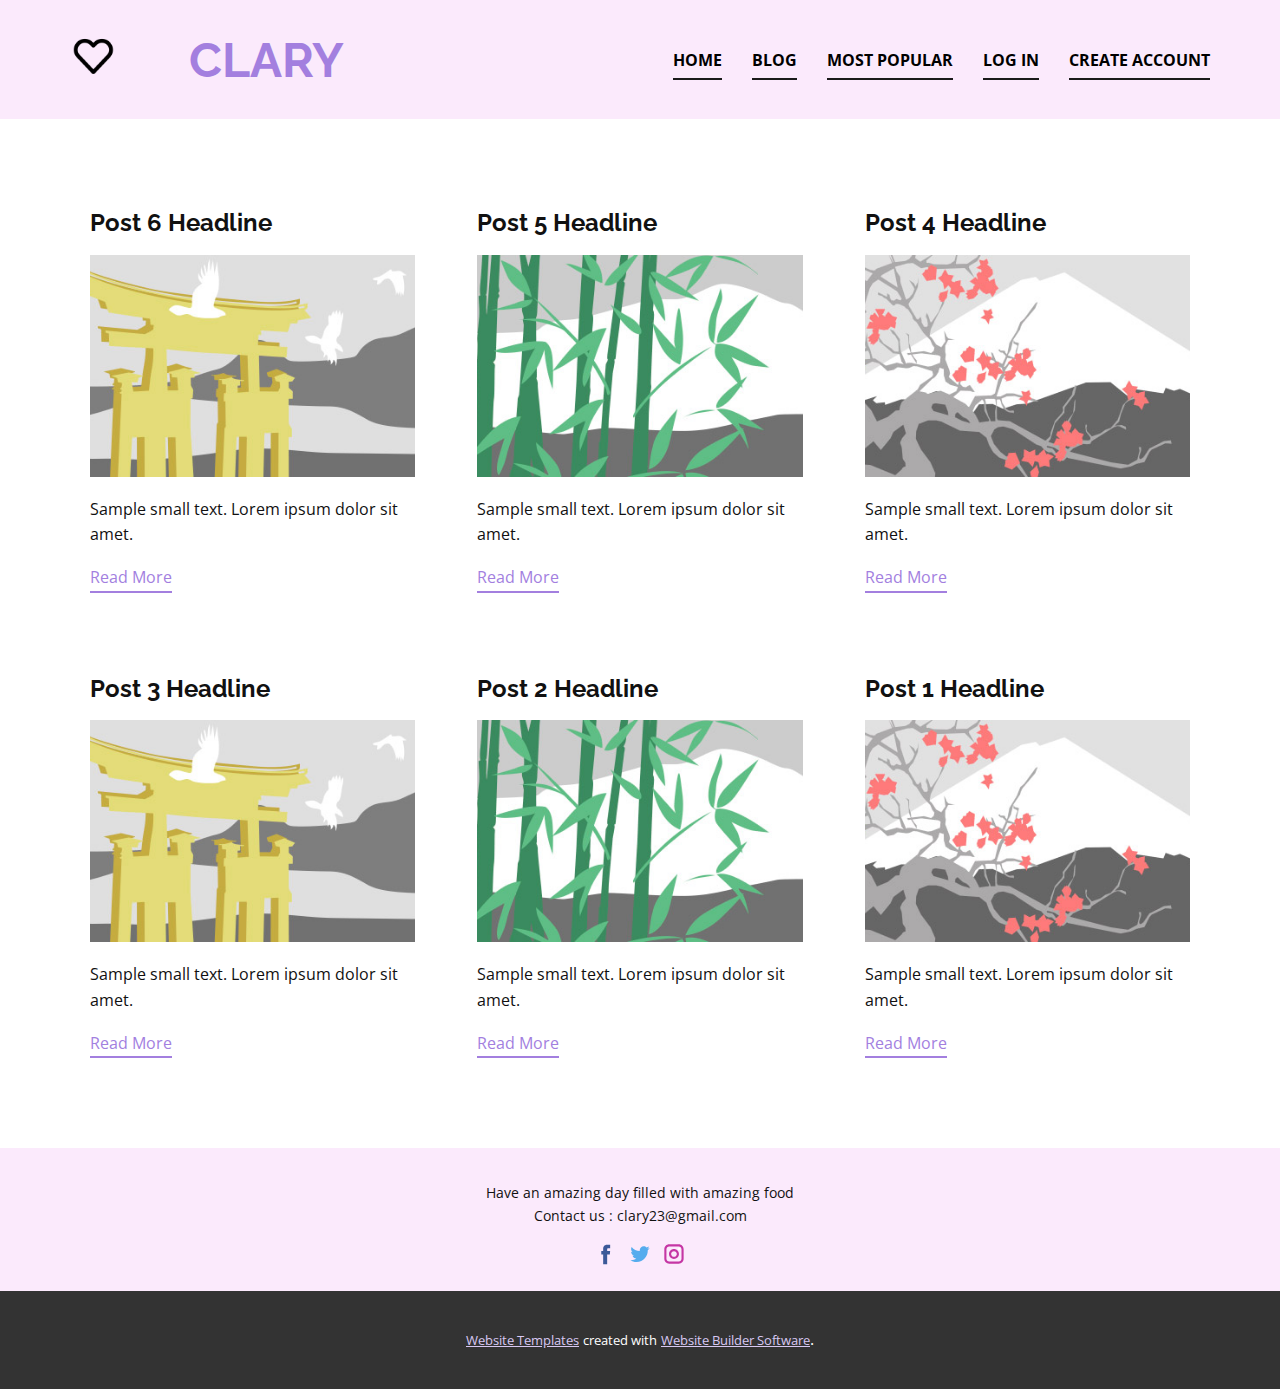
<file: blog/blog.html>
<!DOCTYPE html>
<html style="font-size: 16px;" lang="en"><head>
    <meta name="viewport" content="width=device-width, initial-scale=1.0">
    <meta charset="utf-8">
    <meta name="keywords" content="CLARY​">
    <meta name="description" content="">
    <title>Blog Template</title>
    <link rel="stylesheet" href="../nicepage.css" media="screen">
<link rel="stylesheet" href="../Blog-Template.css" media="screen">
    <script class="u-script" type="text/javascript" src="../jquery.js" defer=""></script>
    <script class="u-script" type="text/javascript" src="../nicepage.js" defer=""></script>
    <meta name="generator" content="Nicepage 5.3.6, nicepage.com">
    <link id="u-theme-google-font" rel="stylesheet" href="https://fonts.googleapis.com/css?family=Raleway:100,100i,200,200i,300,300i,400,400i,500,500i,600,600i,700,700i,800,800i,900,900i|Open+Sans:300,300i,400,400i,500,500i,600,600i,700,700i,800,800i">
    
    
    <script type="application/ld+json">{
		"@context": "http://schema.org",
		"@type": "Organization",
		"name": "Site2",
		"logo": "images/2901197.png",
		"sameAs": [
				"https://facebook.com/name",
				"https://twitter.com/name",
				"https://instagram.com/foodwithshana"
		]
}</script>
    <meta name="theme-color" content="#a37fdf">
    <meta name="twitter:site" content="@">
    <meta name="twitter:card" content="summary_large_image">
    <meta name="twitter:title" content="Blog Template">
    <meta name="twitter:description" content="Site2">
  </head>
  <body class="u-body u-xl-mode" data-lang="en"><header class="u-clearfix u-header u-palette-2-light-3 u-header" id="sec-d402"><div class="u-clearfix u-sheet u-sheet-1">
        <a href="../Home.html" class="u-image u-logo u-image-1" data-image-width="128" data-image-height="128" title="Home">
          <img src="../images/2901197.png" class="u-logo-image u-logo-image-1">
        </a>
        <h1 class="u-text u-text-default u-text-palette-2-base u-text-1">
          <a class="u-active-none u-border-none u-btn u-button-link u-button-style u-hover-none u-none u-text-palette-1-base u-btn-1" href="../Home.html">CLARY </a>
        </h1>
        <nav class="u-menu u-menu-one-level u-offcanvas u-menu-1">
          <div class="menu-collapse" style="font-size: 1rem; letter-spacing: 0px; font-weight: 700; text-transform: uppercase;">
            <a class="u-button-style u-custom-active-border-color u-custom-border u-custom-border-color u-custom-borders u-custom-hover-border-color u-custom-left-right-menu-spacing u-custom-padding-bottom u-custom-text-active-color u-custom-text-color u-custom-text-decoration u-custom-text-hover-color u-custom-top-bottom-menu-spacing u-nav-link" href="#" style="padding: 2px 0px; font-size: calc(1em + 4px);">
              <svg class="u-svg-link" viewBox="0 0 24 24"><use xmlns:xlink="http://www.w3.org/1999/xlink" xlink:href="#svg-4b6b"></use></svg>
              <svg class="u-svg-content" version="1.1" id="svg-4b6b" viewBox="0 0 16 16" x="0px" y="0px" xmlns:xlink="http://www.w3.org/1999/xlink" xmlns="http://www.w3.org/2000/svg"><g><rect y="1" width="16" height="2"></rect><rect y="7" width="16" height="2"></rect><rect y="13" width="16" height="2"></rect>
</g></svg>
            </a>
          </div>
          <div class="u-custom-menu u-nav-container">
            <ul class="u-nav u-spacing-30 u-unstyled u-nav-1"><li class="u-nav-item"><a class="u-border-2 u-border-active-palette-1-base u-border-grey-90 u-border-hover-palette-1-base u-border-no-left u-border-no-right u-border-no-top u-button-style u-nav-link u-text-active-palette-1-base u-text-black u-text-hover-palette-1-base" href="../Home.html" style="padding: 10px 0px;">Home</a>
</li><li class="u-nav-item"><a class="u-border-2 u-border-active-palette-1-base u-border-grey-90 u-border-hover-palette-1-base u-border-no-left u-border-no-right u-border-no-top u-button-style u-nav-link u-text-active-palette-1-base u-text-black u-text-hover-palette-1-base" href="../Blog-Post.html" style="padding: 10px 0px;">Blog</a>
</li><li class="u-nav-item"><a class="u-border-2 u-border-active-palette-1-base u-border-grey-90 u-border-hover-palette-1-base u-border-no-left u-border-no-right u-border-no-top u-button-style u-nav-link u-text-active-palette-1-base u-text-black u-text-hover-palette-1-base" href="../Most-Popular.html" style="padding: 10px 0px;">Most Popular</a>
</li><li class="u-nav-item"><a class="u-border-2 u-border-active-palette-1-base u-border-grey-90 u-border-hover-palette-1-base u-border-no-left u-border-no-right u-border-no-top u-button-style u-nav-link u-text-active-palette-1-base u-text-black u-text-hover-palette-1-base" href="../Log-in.html" style="padding: 10px 0px;">Log in</a>
</li><li class="u-nav-item"><a class="u-border-2 u-border-active-palette-1-base u-border-grey-90 u-border-hover-palette-1-base u-border-no-left u-border-no-right u-border-no-top u-button-style u-nav-link u-text-active-palette-1-base u-text-black u-text-hover-palette-1-base" href="../create-account.html" style="padding: 10px 0px;">create account</a>
</li></ul>
          </div>
          <div class="u-custom-menu u-nav-container-collapse">
            <div class="u-black u-container-style u-inner-container-layout u-opacity u-opacity-95 u-sidenav">
              <div class="u-inner-container-layout u-sidenav-overflow">
                <div class="u-menu-close"></div>
                <ul class="u-align-center u-nav u-popupmenu-items u-unstyled u-nav-2"><li class="u-nav-item"><a class="u-button-style u-nav-link" href="../Home.html">Home</a>
</li><li class="u-nav-item"><a class="u-button-style u-nav-link" href="../Blog-Post.html">Blog</a>
</li><li class="u-nav-item"><a class="u-button-style u-nav-link" href="../Most-Popular.html">Most Popular</a>
</li><li class="u-nav-item"><a class="u-button-style u-nav-link" href="../Log-in.html">Log in</a>
</li><li class="u-nav-item"><a class="u-button-style u-nav-link" href="../create-account.html">create account</a>
</li></ul>
              </div>
            </div>
            <div class="u-black u-menu-overlay u-opacity u-opacity-70"></div>
          </div>
        </nav>
      </div></header>
    <section class="u-clearfix u-section-1" id="sec-6167">
      <div class="u-clearfix u-sheet u-valign-middle u-sheet-1"><!--blog--><!--blog_options_json--><!--{"type":"Recent","source":"","tags":"","count":""}--><!--/blog_options_json-->
        <div class="u-blog u-expanded-width u-blog-1">
          <div class="u-repeater u-repeater-1"><!--blog_post-->
            <div class="u-blog-post u-container-style u-repeater-item u-white u-repeater-item-1">
              <div class="u-container-layout u-similar-container u-valign-top u-container-layout-1"><!--blog_post_header-->
                <h4 class="u-blog-control u-text u-text-1">
                  <a class="u-post-header-link" href="../blog/post-5.html">Post 6 Headline</a>
                </h4><!--/blog_post_header--><!--blog_post_image-->
                <a class="u-post-header-link" href="../blog/post-5.html"><img alt="" class="u-blog-control u-expanded-width u-image u-image-default u-image-1" src="../images/8ad73f3c.jpeg"></a><!--/blog_post_image--><!--blog_post_content-->
                <div class="u-blog-control u-post-content u-text u-text-2 fr-view">Sample small text. Lorem ipsum dolor sit amet.</div><!--/blog_post_content--><!--blog_post_readmore-->
                <a href="../blog/post-5.html" class="u-blog-control u-border-2 u-border-no-left u-border-no-right u-border-no-top u-border-palette-1-base u-btn u-btn-rectangle u-button-style u-none u-btn-1"><!--blog_post_readmore_content--><!--options_json--><!--{"content":"","defaultValue":"Read More"}--><!--/options_json-->Read More<!--/blog_post_readmore_content--></a><!--/blog_post_readmore-->
              </div>
            </div><div class="u-blog-post u-container-style u-repeater-item u-video-cover u-white">
              <div class="u-container-layout u-similar-container u-valign-top u-container-layout-2"><!--blog_post_header-->
                <h4 class="u-blog-control u-text u-text-3">
                  <a class="u-post-header-link" href="../blog/post-4.html">Post 5 Headline</a>
                </h4><!--/blog_post_header--><!--blog_post_image-->
                <a class="u-post-header-link" href="../blog/post-4.html"><img alt="" class="u-blog-control u-expanded-width u-image u-image-default u-image-2" src="../images/68f64b9d.jpeg"></a><!--/blog_post_image--><!--blog_post_content-->
                <div class="u-blog-control u-post-content u-text u-text-4 fr-view">Sample small text. Lorem ipsum dolor sit amet.</div><!--/blog_post_content--><!--blog_post_readmore-->
                <a href="../blog/post-4.html" class="u-blog-control u-border-2 u-border-no-left u-border-no-right u-border-no-top u-border-palette-1-base u-btn u-btn-rectangle u-button-style u-none u-btn-2"><!--blog_post_readmore_content--><!--options_json--><!--{"content":"","defaultValue":"Read More"}--><!--/options_json-->Read More<!--/blog_post_readmore_content--></a><!--/blog_post_readmore-->
              </div>
            </div><div class="u-blog-post u-container-style u-repeater-item u-video-cover u-white">
              <div class="u-container-layout u-similar-container u-valign-top u-container-layout-3"><!--blog_post_header-->
                <h4 class="u-blog-control u-text u-text-5">
                  <a class="u-post-header-link" href="../blog/post-3.html">Post 4 Headline</a>
                </h4><!--/blog_post_header--><!--blog_post_image-->
                <a class="u-post-header-link" href="../blog/post-3.html"><img alt="" class="u-blog-control u-expanded-width u-image u-image-default u-image-3" src="../images/0fd3416c.jpeg"></a><!--/blog_post_image--><!--blog_post_content-->
                <div class="u-blog-control u-post-content u-text u-text-6 fr-view">Sample small text. Lorem ipsum dolor sit amet.</div><!--/blog_post_content--><!--blog_post_readmore-->
                <a href="../blog/post-3.html" class="u-blog-control u-border-2 u-border-no-left u-border-no-right u-border-no-top u-border-palette-1-base u-btn u-btn-rectangle u-button-style u-none u-btn-3"><!--blog_post_readmore_content--><!--options_json--><!--{"content":"","defaultValue":"Read More"}--><!--/options_json-->Read More<!--/blog_post_readmore_content--></a><!--/blog_post_readmore-->
              </div>
            </div><div class="u-blog-post u-container-style u-repeater-item u-white u-repeater-item-1">
              <div class="u-container-layout u-similar-container u-valign-top u-container-layout-1"><!--blog_post_header-->
                <h4 class="u-blog-control u-text u-text-1">
                  <a class="u-post-header-link" href="../blog/post-2.html">Post 3 Headline</a>
                </h4><!--/blog_post_header--><!--blog_post_image-->
                <a class="u-post-header-link" href="../blog/post-2.html"><img alt="" class="u-blog-control u-expanded-width u-image u-image-default u-image-1" src="../images/8ad73f3c.jpeg"></a><!--/blog_post_image--><!--blog_post_content-->
                <div class="u-blog-control u-post-content u-text u-text-2 fr-view">Sample small text. Lorem ipsum dolor sit amet.</div><!--/blog_post_content--><!--blog_post_readmore-->
                <a href="../blog/post-2.html" class="u-blog-control u-border-2 u-border-no-left u-border-no-right u-border-no-top u-border-palette-1-base u-btn u-btn-rectangle u-button-style u-none u-btn-1"><!--blog_post_readmore_content--><!--options_json--><!--{"content":"","defaultValue":"Read More"}--><!--/options_json-->Read More<!--/blog_post_readmore_content--></a><!--/blog_post_readmore-->
              </div>
            </div><div class="u-blog-post u-container-style u-repeater-item u-video-cover u-white">
              <div class="u-container-layout u-similar-container u-valign-top u-container-layout-2"><!--blog_post_header-->
                <h4 class="u-blog-control u-text u-text-3">
                  <a class="u-post-header-link" href="../blog/post-1.html">Post 2 Headline</a>
                </h4><!--/blog_post_header--><!--blog_post_image-->
                <a class="u-post-header-link" href="../blog/post-1.html"><img alt="" class="u-blog-control u-expanded-width u-image u-image-default u-image-2" src="../images/68f64b9d.jpeg"></a><!--/blog_post_image--><!--blog_post_content-->
                <div class="u-blog-control u-post-content u-text u-text-4 fr-view">Sample small text. Lorem ipsum dolor sit amet.</div><!--/blog_post_content--><!--blog_post_readmore-->
                <a href="../blog/post-1.html" class="u-blog-control u-border-2 u-border-no-left u-border-no-right u-border-no-top u-border-palette-1-base u-btn u-btn-rectangle u-button-style u-none u-btn-2"><!--blog_post_readmore_content--><!--options_json--><!--{"content":"","defaultValue":"Read More"}--><!--/options_json-->Read More<!--/blog_post_readmore_content--></a><!--/blog_post_readmore-->
              </div>
            </div><div class="u-blog-post u-container-style u-repeater-item u-video-cover u-white">
              <div class="u-container-layout u-similar-container u-valign-top u-container-layout-3"><!--blog_post_header-->
                <h4 class="u-blog-control u-text u-text-5">
                  <a class="u-post-header-link" href="../blog/post.html">Post 1 Headline</a>
                </h4><!--/blog_post_header--><!--blog_post_image-->
                <a class="u-post-header-link" href="../blog/post.html"><img alt="" class="u-blog-control u-expanded-width u-image u-image-default u-image-3" src="../images/0fd3416c.jpeg"></a><!--/blog_post_image--><!--blog_post_content-->
                <div class="u-blog-control u-post-content u-text u-text-6 fr-view">Sample small text. Lorem ipsum dolor sit amet.</div><!--/blog_post_content--><!--blog_post_readmore-->
                <a href="../blog/post.html" class="u-blog-control u-border-2 u-border-no-left u-border-no-right u-border-no-top u-border-palette-1-base u-btn u-btn-rectangle u-button-style u-none u-btn-3"><!--blog_post_readmore_content--><!--options_json--><!--{"content":"","defaultValue":"Read More"}--><!--/options_json-->Read More<!--/blog_post_readmore_content--></a><!--/blog_post_readmore-->
              </div>
            </div><!--/blog_post--><!--blog_post-->
            <!--/blog_post--><!--blog_post-->
            <!--/blog_post-->
          </div>
        </div><!--/blog-->
      </div>
    </section>
    
    
    <footer class="u-align-center u-clearfix u-footer u-palette-2-light-3 u-footer" id="sec-6d3f"><div class="u-clearfix u-sheet u-sheet-1">
        <p class="u-small-text u-text u-text-variant u-text-1">Have an amazing day filled with amazing food<br>Contact us : clary23@gmail.com
        </p>
        <div class="u-social-icons u-spacing-10 u-social-icons-1">
          <a class="u-social-url" title="facebook" target="_blank" href="https://facebook.com/name"><span class="u-icon u-social-facebook u-social-icon u-icon-1"><svg class="u-svg-link" preserveAspectRatio="xMidYMin slice" viewBox="0 0 112 112" style=""><use xmlns:xlink="http://www.w3.org/1999/xlink" xlink:href="#svg-0fef"></use></svg><svg class="u-svg-content" viewBox="0 0 112 112" x="0" y="0" id="svg-0fef"><path fill="currentColor" d="M75.5,28.8H65.4c-1.5,0-4,0.9-4,4.3v9.4h13.9l-1.5,15.8H61.4v45.1H42.8V58.3h-8.8V42.4h8.8V32.2
c0-7.4,3.4-18.8,18.8-18.8h13.8v15.4H75.5z"></path></svg></span>
          </a>
          <a class="u-social-url" title="twitter" target="_blank" href="https://twitter.com/name"><span class="u-icon u-social-icon u-social-twitter u-icon-2"><svg class="u-svg-link" preserveAspectRatio="xMidYMin slice" viewBox="0 0 112 112" style=""><use xmlns:xlink="http://www.w3.org/1999/xlink" xlink:href="#svg-16a1"></use></svg><svg class="u-svg-content" viewBox="0 0 112 112" x="0" y="0" id="svg-16a1"><path fill="currentColor" d="M92.2,38.2c0,0.8,0,1.6,0,2.3c0,24.3-18.6,52.4-52.6,52.4c-10.6,0.1-20.2-2.9-28.5-8.2
	c1.4,0.2,2.9,0.2,4.4,0.2c8.7,0,16.7-2.9,23-7.9c-8.1-0.2-14.9-5.5-17.3-12.8c1.1,0.2,2.4,0.2,3.4,0.2c1.6,0,3.3-0.2,4.8-0.7
	c-8.4-1.6-14.9-9.2-14.9-18c0-0.2,0-0.2,0-0.2c2.5,1.4,5.4,2.2,8.4,2.3c-5-3.3-8.3-8.9-8.3-15.4c0-3.4,1-6.5,2.5-9.2
	c9.1,11.1,22.7,18.5,38,19.2c-0.2-1.4-0.4-2.8-0.4-4.3c0.1-10,8.3-18.2,18.5-18.2c5.4,0,10.1,2.2,13.5,5.7c4.3-0.8,8.1-2.3,11.7-4.5
	c-1.4,4.3-4.3,7.9-8.1,10.1c3.7-0.4,7.3-1.4,10.6-2.9C98.9,32.3,95.7,35.5,92.2,38.2z"></path></svg></span>
          </a>
          <a class="u-social-url" title="instagram" target="_blank" href="https://instagram.com/foodwithshana"><span class="u-icon u-social-icon u-social-instagram u-icon-3"><svg class="u-svg-link" preserveAspectRatio="xMidYMin slice" viewBox="0 0 112 112" style=""><use xmlns:xlink="http://www.w3.org/1999/xlink" xlink:href="#svg-a6ce"></use></svg><svg class="u-svg-content" viewBox="0 0 112 112" x="0" y="0" id="svg-a6ce"><path fill="currentColor" d="M55.9,32.9c-12.8,0-23.2,10.4-23.2,23.2s10.4,23.2,23.2,23.2s23.2-10.4,23.2-23.2S68.7,32.9,55.9,32.9z
	 M55.9,69.4c-7.4,0-13.3-6-13.3-13.3c-0.1-7.4,6-13.3,13.3-13.3s13.3,6,13.3,13.3C69.3,63.5,63.3,69.4,55.9,69.4z"></path><path fill="#FFFFFF" d="M79.7,26.8c-3,0-5.4,2.5-5.4,5.4s2.5,5.4,5.4,5.4c3,0,5.4-2.5,5.4-5.4S82.7,26.8,79.7,26.8z"></path><path fill="currentColor" d="M78.2,11H33.5C21,11,10.8,21.3,10.8,33.7v44.7c0,12.6,10.2,22.8,22.7,22.8h44.7c12.6,0,22.7-10.2,22.7-22.7
	V33.7C100.8,21.1,90.6,11,78.2,11z M91,78.4c0,7.1-5.8,12.8-12.8,12.8H33.5c-7.1,0-12.8-5.8-12.8-12.8V33.7
	c0-7.1,5.8-12.8,12.8-12.8h44.7c7.1,0,12.8,5.8,12.8,12.8V78.4z"></path></svg></span>
          </a>
        </div>
      </div></footer>
    <section class="u-backlink u-clearfix u-grey-80">
      <a class="u-link" href="https://nicepage.com/website-templates" target="_blank">
        <span>Website Templates</span>
      </a>
      <p class="u-text">
        <span>created with</span>
      </p>
      <a class="u-link" href="" target="_blank">
        <span>Website Builder Software</span>
      </a>. 
    </section>
  
</body></html>
</file>
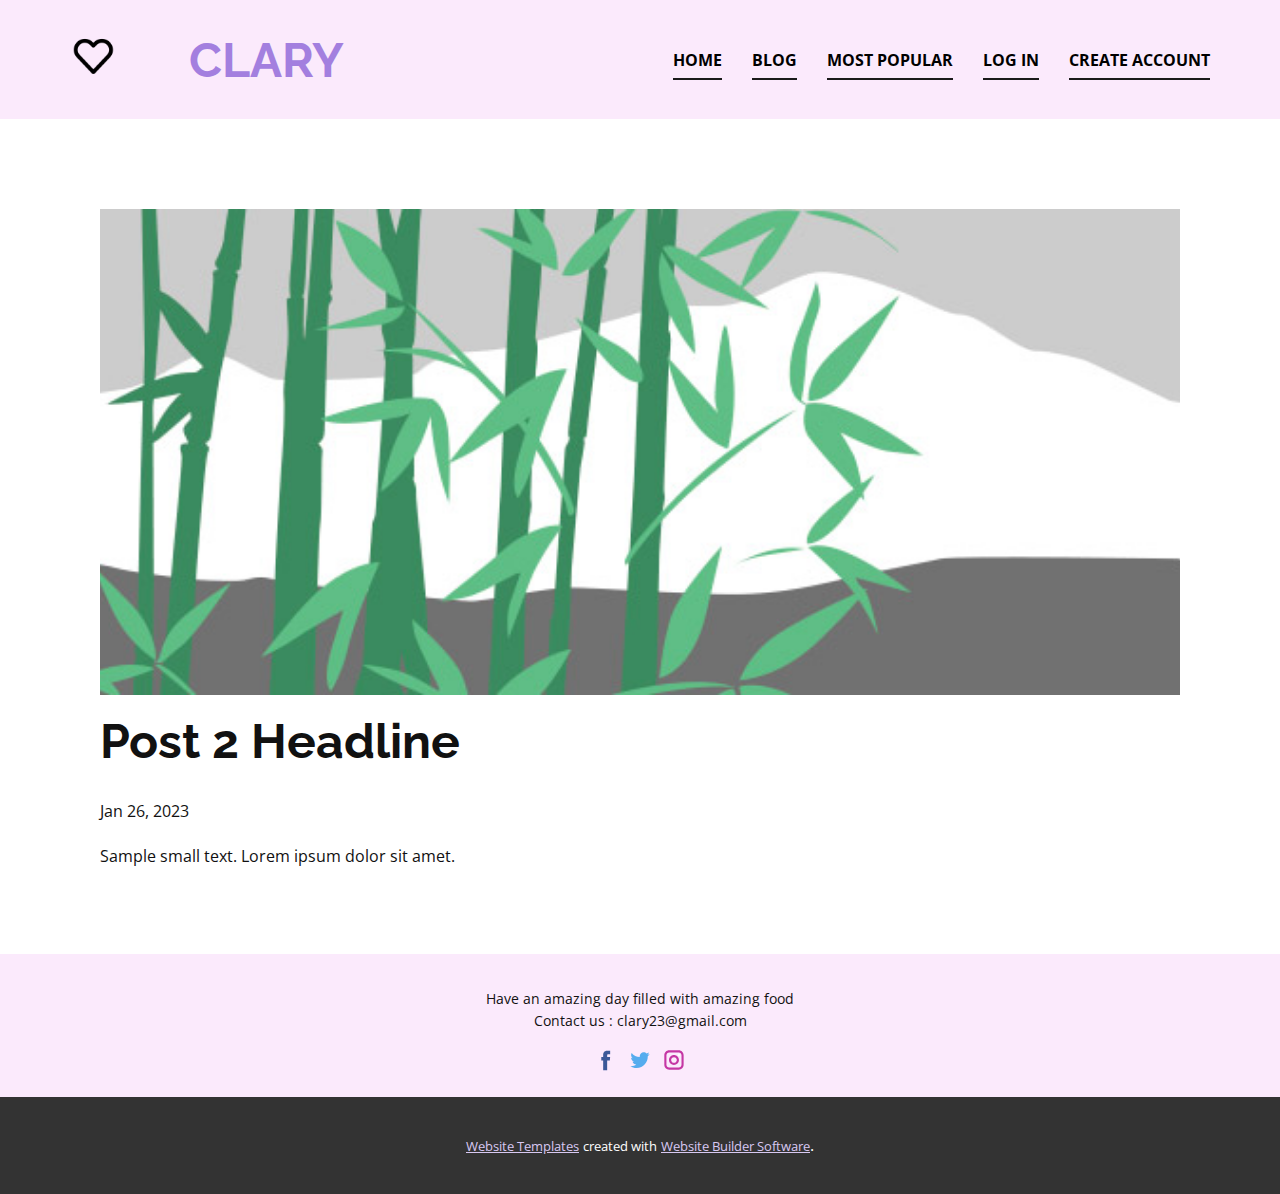
<file: blog/post-1.html>
<!DOCTYPE html>
<html style="font-size: 16px;" lang="en"><head>
    <meta name="viewport" content="width=device-width, initial-scale=1.0">
    <meta charset="utf-8">
    <meta name="keywords" content="Post 1 Headline">
    <meta name="description" content="">
    <title>Post 2 Headline</title>
    <link rel="stylesheet" href="../nicepage.css" media="screen">
<link rel="stylesheet" href="../Post-Template.css" media="screen">
    <script class="u-script" type="text/javascript" src="../jquery.js" defer=""></script>
    <script class="u-script" type="text/javascript" src="../nicepage.js" defer=""></script>
    <meta name="generator" content="Nicepage 5.3.6, nicepage.com">
    <link id="u-theme-google-font" rel="stylesheet" href="https://fonts.googleapis.com/css?family=Raleway:100,100i,200,200i,300,300i,400,400i,500,500i,600,600i,700,700i,800,800i,900,900i|Open+Sans:300,300i,400,400i,500,500i,600,600i,700,700i,800,800i">
    
    
    <script type="application/ld+json">{
		"@context": "http://schema.org",
		"@type": "Organization",
		"name": "Site2",
		"logo": "images/2901197.png",
		"sameAs": [
				"https://facebook.com/name",
				"https://twitter.com/name",
				"https://instagram.com/foodwithshana"
		]
}</script>
    <meta name="theme-color" content="#a37fdf">
    <meta name="twitter:site" content="@">
    <meta name="twitter:card" content="summary_large_image">
    <meta name="twitter:title" content="Post Template">
    <meta name="twitter:description" content="Site2">
  </head>
  <body class="u-body u-xl-mode" data-lang="en"><header class="u-clearfix u-header u-palette-2-light-3 u-header" id="sec-d402"><div class="u-clearfix u-sheet u-sheet-1">
        <a href="../Home.html" class="u-image u-logo u-image-1" data-image-width="128" data-image-height="128" title="Home">
          <img src="../images/2901197.png" class="u-logo-image u-logo-image-1">
        </a>
        <h1 class="u-text u-text-default u-text-palette-2-base u-text-1">
          <a class="u-active-none u-border-none u-btn u-button-link u-button-style u-hover-none u-none u-text-palette-1-base u-btn-1" href="../Home.html">CLARY </a>
        </h1>
        <nav class="u-menu u-menu-one-level u-offcanvas u-menu-1">
          <div class="menu-collapse" style="font-size: 1rem; letter-spacing: 0px; font-weight: 700; text-transform: uppercase;">
            <a class="u-button-style u-custom-active-border-color u-custom-border u-custom-border-color u-custom-borders u-custom-hover-border-color u-custom-left-right-menu-spacing u-custom-padding-bottom u-custom-text-active-color u-custom-text-color u-custom-text-decoration u-custom-text-hover-color u-custom-top-bottom-menu-spacing u-nav-link" href="#" style="padding: 2px 0px; font-size: calc(1em + 4px);">
              <svg class="u-svg-link" viewBox="0 0 24 24"><use xmlns:xlink="http://www.w3.org/1999/xlink" xlink:href="#svg-4b6b"></use></svg>
              <svg class="u-svg-content" version="1.1" id="svg-4b6b" viewBox="0 0 16 16" x="0px" y="0px" xmlns:xlink="http://www.w3.org/1999/xlink" xmlns="http://www.w3.org/2000/svg"><g><rect y="1" width="16" height="2"></rect><rect y="7" width="16" height="2"></rect><rect y="13" width="16" height="2"></rect>
</g></svg>
            </a>
          </div>
          <div class="u-custom-menu u-nav-container">
            <ul class="u-nav u-spacing-30 u-unstyled u-nav-1"><li class="u-nav-item"><a class="u-border-2 u-border-active-palette-1-base u-border-grey-90 u-border-hover-palette-1-base u-border-no-left u-border-no-right u-border-no-top u-button-style u-nav-link u-text-active-palette-1-base u-text-black u-text-hover-palette-1-base" href="../Home.html" style="padding: 10px 0px;">Home</a>
</li><li class="u-nav-item"><a class="u-border-2 u-border-active-palette-1-base u-border-grey-90 u-border-hover-palette-1-base u-border-no-left u-border-no-right u-border-no-top u-button-style u-nav-link u-text-active-palette-1-base u-text-black u-text-hover-palette-1-base" href="../Blog-Post.html" style="padding: 10px 0px;">Blog</a>
</li><li class="u-nav-item"><a class="u-border-2 u-border-active-palette-1-base u-border-grey-90 u-border-hover-palette-1-base u-border-no-left u-border-no-right u-border-no-top u-button-style u-nav-link u-text-active-palette-1-base u-text-black u-text-hover-palette-1-base" href="../Most-Popular.html" style="padding: 10px 0px;">Most Popular</a>
</li><li class="u-nav-item"><a class="u-border-2 u-border-active-palette-1-base u-border-grey-90 u-border-hover-palette-1-base u-border-no-left u-border-no-right u-border-no-top u-button-style u-nav-link u-text-active-palette-1-base u-text-black u-text-hover-palette-1-base" href="../Log-in.html" style="padding: 10px 0px;">Log in</a>
</li><li class="u-nav-item"><a class="u-border-2 u-border-active-palette-1-base u-border-grey-90 u-border-hover-palette-1-base u-border-no-left u-border-no-right u-border-no-top u-button-style u-nav-link u-text-active-palette-1-base u-text-black u-text-hover-palette-1-base" href="../create-account.html" style="padding: 10px 0px;">create account</a>
</li></ul>
          </div>
          <div class="u-custom-menu u-nav-container-collapse">
            <div class="u-black u-container-style u-inner-container-layout u-opacity u-opacity-95 u-sidenav">
              <div class="u-inner-container-layout u-sidenav-overflow">
                <div class="u-menu-close"></div>
                <ul class="u-align-center u-nav u-popupmenu-items u-unstyled u-nav-2"><li class="u-nav-item"><a class="u-button-style u-nav-link" href="../Home.html">Home</a>
</li><li class="u-nav-item"><a class="u-button-style u-nav-link" href="../Blog-Post.html">Blog</a>
</li><li class="u-nav-item"><a class="u-button-style u-nav-link" href="../Most-Popular.html">Most Popular</a>
</li><li class="u-nav-item"><a class="u-button-style u-nav-link" href="../Log-in.html">Log in</a>
</li><li class="u-nav-item"><a class="u-button-style u-nav-link" href="../create-account.html">create account</a>
</li></ul>
              </div>
            </div>
            <div class="u-black u-menu-overlay u-opacity u-opacity-70"></div>
          </div>
        </nav>
      </div></header>
    <section class="u-align-center u-clearfix u-section-1" id="sec-eb4a">
      <div class="u-clearfix u-sheet u-valign-middle-md u-valign-middle-sm u-valign-middle-xs u-sheet-1"><!--post_details--><!--post_details_options_json--><!--{"source":""}--><!--/post_details_options_json--><!--blog_post-->
        <div class="u-container-style u-expanded-width u-post-details u-post-details-1">
          <div class="u-container-layout u-valign-middle u-container-layout-1"><!--blog_post_image-->
            <img alt="" class="u-blog-control u-expanded-width u-image u-image-default u-image-1" src="../images/68f64b9d.jpeg"><!--/blog_post_image--><!--blog_post_header-->
            <h2 class="u-blog-control u-text u-text-1">Post 2 Headline</h2><!--/blog_post_header--><!--blog_post_metadata-->
            <div class="u-blog-control u-metadata u-metadata-1"><!--blog_post_metadata_date-->
              <span class="u-meta-date u-meta-icon">Jan 26, 2023</span><!--/blog_post_metadata_date--><!--blog_post_metadata_category-->
              <!--/blog_post_metadata_category--><!--blog_post_metadata_comments-->
              <!--/blog_post_metadata_comments-->
            </div><!--/blog_post_metadata--><!--blog_post_content-->
            <div class="u-align-justify u-blog-control u-post-content u-text u-text-2 fr-view">
  Sample small text. Lorem ipsum dolor sit amet.
  </div><!--/blog_post_content-->
          </div>
        </div><!--/blog_post--><!--/post_details-->
      </div>
    </section>
    
    
    <footer class="u-align-center u-clearfix u-footer u-palette-2-light-3 u-footer" id="sec-6d3f"><div class="u-clearfix u-sheet u-sheet-1">
        <p class="u-small-text u-text u-text-variant u-text-1">Have an amazing day filled with amazing food<br>Contact us : clary23@gmail.com
        </p>
        <div class="u-social-icons u-spacing-10 u-social-icons-1">
          <a class="u-social-url" title="facebook" target="_blank" href="https://facebook.com/name"><span class="u-icon u-social-facebook u-social-icon u-icon-1"><svg class="u-svg-link" preserveAspectRatio="xMidYMin slice" viewBox="0 0 112 112" style=""><use xmlns:xlink="http://www.w3.org/1999/xlink" xlink:href="#svg-0fef"></use></svg><svg class="u-svg-content" viewBox="0 0 112 112" x="0" y="0" id="svg-0fef"><path fill="currentColor" d="M75.5,28.8H65.4c-1.5,0-4,0.9-4,4.3v9.4h13.9l-1.5,15.8H61.4v45.1H42.8V58.3h-8.8V42.4h8.8V32.2
c0-7.4,3.4-18.8,18.8-18.8h13.8v15.4H75.5z"></path></svg></span>
          </a>
          <a class="u-social-url" title="twitter" target="_blank" href="https://twitter.com/name"><span class="u-icon u-social-icon u-social-twitter u-icon-2"><svg class="u-svg-link" preserveAspectRatio="xMidYMin slice" viewBox="0 0 112 112" style=""><use xmlns:xlink="http://www.w3.org/1999/xlink" xlink:href="#svg-16a1"></use></svg><svg class="u-svg-content" viewBox="0 0 112 112" x="0" y="0" id="svg-16a1"><path fill="currentColor" d="M92.2,38.2c0,0.8,0,1.6,0,2.3c0,24.3-18.6,52.4-52.6,52.4c-10.6,0.1-20.2-2.9-28.5-8.2
	c1.4,0.2,2.9,0.2,4.4,0.2c8.7,0,16.7-2.9,23-7.9c-8.1-0.2-14.9-5.5-17.3-12.8c1.1,0.2,2.4,0.2,3.4,0.2c1.6,0,3.3-0.2,4.8-0.7
	c-8.4-1.6-14.9-9.2-14.9-18c0-0.2,0-0.2,0-0.2c2.5,1.4,5.4,2.2,8.4,2.3c-5-3.3-8.3-8.9-8.3-15.4c0-3.4,1-6.5,2.5-9.2
	c9.1,11.1,22.7,18.5,38,19.2c-0.2-1.4-0.4-2.8-0.4-4.3c0.1-10,8.3-18.2,18.5-18.2c5.4,0,10.1,2.2,13.5,5.7c4.3-0.8,8.1-2.3,11.7-4.5
	c-1.4,4.3-4.3,7.9-8.1,10.1c3.7-0.4,7.3-1.4,10.6-2.9C98.9,32.3,95.7,35.5,92.2,38.2z"></path></svg></span>
          </a>
          <a class="u-social-url" title="instagram" target="_blank" href="https://instagram.com/foodwithshana"><span class="u-icon u-social-icon u-social-instagram u-icon-3"><svg class="u-svg-link" preserveAspectRatio="xMidYMin slice" viewBox="0 0 112 112" style=""><use xmlns:xlink="http://www.w3.org/1999/xlink" xlink:href="#svg-a6ce"></use></svg><svg class="u-svg-content" viewBox="0 0 112 112" x="0" y="0" id="svg-a6ce"><path fill="currentColor" d="M55.9,32.9c-12.8,0-23.2,10.4-23.2,23.2s10.4,23.2,23.2,23.2s23.2-10.4,23.2-23.2S68.7,32.9,55.9,32.9z
	 M55.9,69.4c-7.4,0-13.3-6-13.3-13.3c-0.1-7.4,6-13.3,13.3-13.3s13.3,6,13.3,13.3C69.3,63.5,63.3,69.4,55.9,69.4z"></path><path fill="#FFFFFF" d="M79.7,26.8c-3,0-5.4,2.5-5.4,5.4s2.5,5.4,5.4,5.4c3,0,5.4-2.5,5.4-5.4S82.7,26.8,79.7,26.8z"></path><path fill="currentColor" d="M78.2,11H33.5C21,11,10.8,21.3,10.8,33.7v44.7c0,12.6,10.2,22.8,22.7,22.8h44.7c12.6,0,22.7-10.2,22.7-22.7
	V33.7C100.8,21.1,90.6,11,78.2,11z M91,78.4c0,7.1-5.8,12.8-12.8,12.8H33.5c-7.1,0-12.8-5.8-12.8-12.8V33.7
	c0-7.1,5.8-12.8,12.8-12.8h44.7c7.1,0,12.8,5.8,12.8,12.8V78.4z"></path></svg></span>
          </a>
        </div>
      </div></footer>
    <section class="u-backlink u-clearfix u-grey-80">
      <a class="u-link" href="https://nicepage.com/website-templates" target="_blank">
        <span>Website Templates</span>
      </a>
      <p class="u-text">
        <span>created with</span>
      </p>
      <a class="u-link" href="" target="_blank">
        <span>Website Builder Software</span>
      </a>. 
    </section>
  
</body></html>
</file>
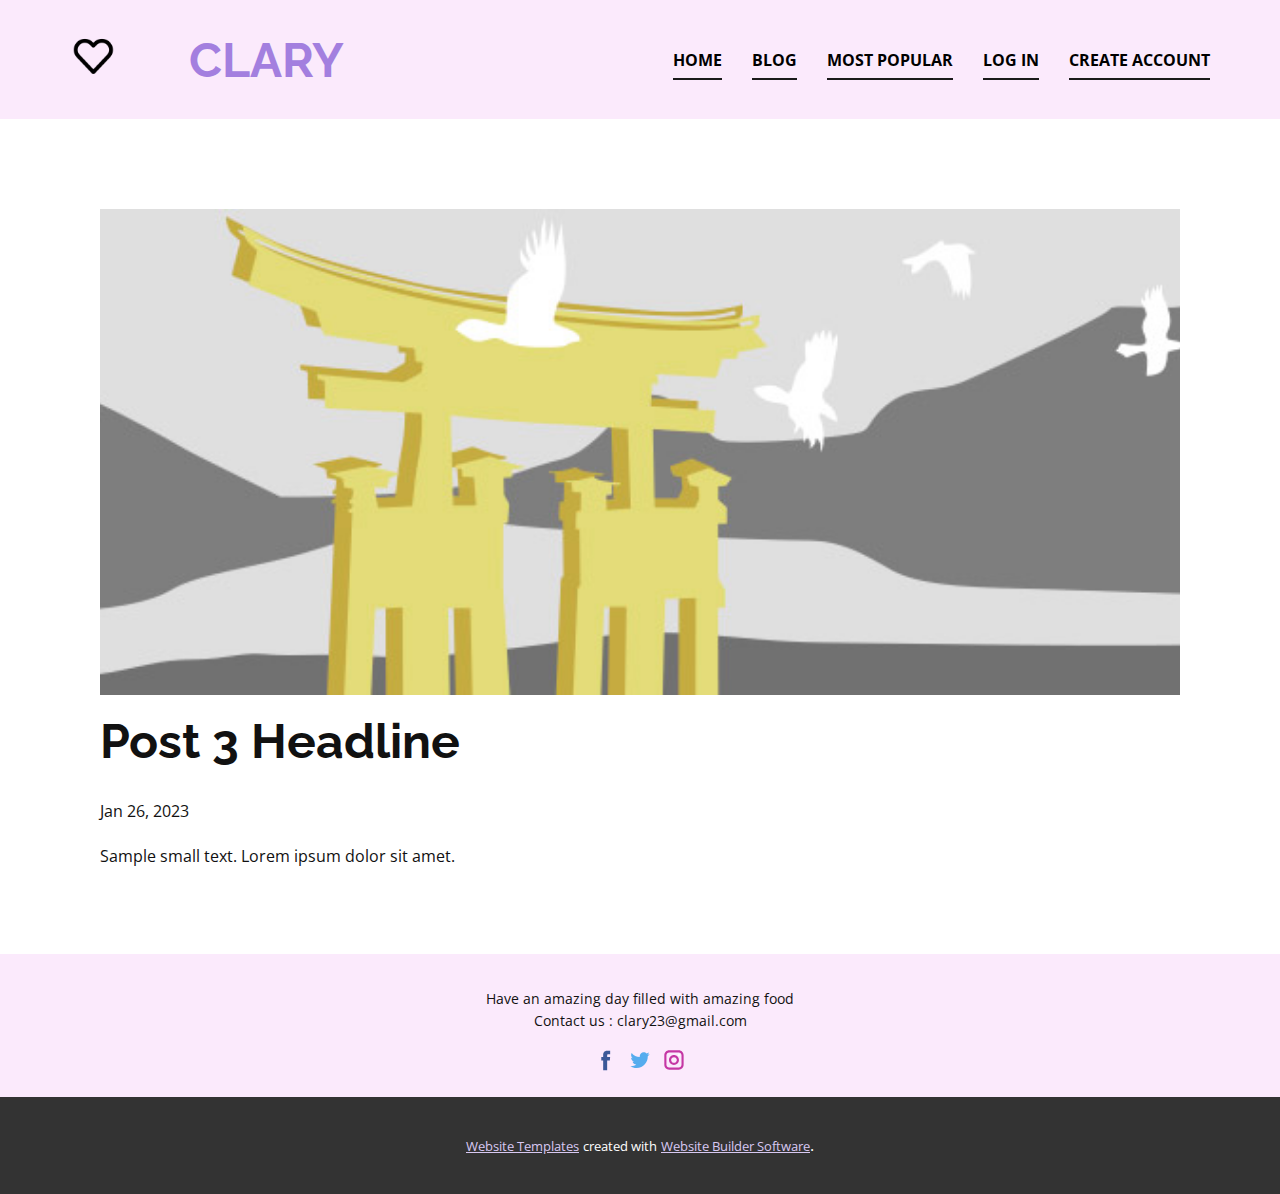
<file: blog/post-2.html>
<!DOCTYPE html>
<html style="font-size: 16px;" lang="en"><head>
    <meta name="viewport" content="width=device-width, initial-scale=1.0">
    <meta charset="utf-8">
    <meta name="keywords" content="Post 1 Headline">
    <meta name="description" content="">
    <title>Post 3 Headline</title>
    <link rel="stylesheet" href="../nicepage.css" media="screen">
<link rel="stylesheet" href="../Post-Template.css" media="screen">
    <script class="u-script" type="text/javascript" src="../jquery.js" defer=""></script>
    <script class="u-script" type="text/javascript" src="../nicepage.js" defer=""></script>
    <meta name="generator" content="Nicepage 5.3.6, nicepage.com">
    <link id="u-theme-google-font" rel="stylesheet" href="https://fonts.googleapis.com/css?family=Raleway:100,100i,200,200i,300,300i,400,400i,500,500i,600,600i,700,700i,800,800i,900,900i|Open+Sans:300,300i,400,400i,500,500i,600,600i,700,700i,800,800i">
    
    
    <script type="application/ld+json">{
		"@context": "http://schema.org",
		"@type": "Organization",
		"name": "Site2",
		"logo": "images/2901197.png",
		"sameAs": [
				"https://facebook.com/name",
				"https://twitter.com/name",
				"https://instagram.com/foodwithshana"
		]
}</script>
    <meta name="theme-color" content="#a37fdf">
    <meta name="twitter:site" content="@">
    <meta name="twitter:card" content="summary_large_image">
    <meta name="twitter:title" content="Post Template">
    <meta name="twitter:description" content="Site2">
  </head>
  <body class="u-body u-xl-mode" data-lang="en"><header class="u-clearfix u-header u-palette-2-light-3 u-header" id="sec-d402"><div class="u-clearfix u-sheet u-sheet-1">
        <a href="../Home.html" class="u-image u-logo u-image-1" data-image-width="128" data-image-height="128" title="Home">
          <img src="../images/2901197.png" class="u-logo-image u-logo-image-1">
        </a>
        <h1 class="u-text u-text-default u-text-palette-2-base u-text-1">
          <a class="u-active-none u-border-none u-btn u-button-link u-button-style u-hover-none u-none u-text-palette-1-base u-btn-1" href="../Home.html">CLARY </a>
        </h1>
        <nav class="u-menu u-menu-one-level u-offcanvas u-menu-1">
          <div class="menu-collapse" style="font-size: 1rem; letter-spacing: 0px; font-weight: 700; text-transform: uppercase;">
            <a class="u-button-style u-custom-active-border-color u-custom-border u-custom-border-color u-custom-borders u-custom-hover-border-color u-custom-left-right-menu-spacing u-custom-padding-bottom u-custom-text-active-color u-custom-text-color u-custom-text-decoration u-custom-text-hover-color u-custom-top-bottom-menu-spacing u-nav-link" href="#" style="padding: 2px 0px; font-size: calc(1em + 4px);">
              <svg class="u-svg-link" viewBox="0 0 24 24"><use xmlns:xlink="http://www.w3.org/1999/xlink" xlink:href="#svg-4b6b"></use></svg>
              <svg class="u-svg-content" version="1.1" id="svg-4b6b" viewBox="0 0 16 16" x="0px" y="0px" xmlns:xlink="http://www.w3.org/1999/xlink" xmlns="http://www.w3.org/2000/svg"><g><rect y="1" width="16" height="2"></rect><rect y="7" width="16" height="2"></rect><rect y="13" width="16" height="2"></rect>
</g></svg>
            </a>
          </div>
          <div class="u-custom-menu u-nav-container">
            <ul class="u-nav u-spacing-30 u-unstyled u-nav-1"><li class="u-nav-item"><a class="u-border-2 u-border-active-palette-1-base u-border-grey-90 u-border-hover-palette-1-base u-border-no-left u-border-no-right u-border-no-top u-button-style u-nav-link u-text-active-palette-1-base u-text-black u-text-hover-palette-1-base" href="../Home.html" style="padding: 10px 0px;">Home</a>
</li><li class="u-nav-item"><a class="u-border-2 u-border-active-palette-1-base u-border-grey-90 u-border-hover-palette-1-base u-border-no-left u-border-no-right u-border-no-top u-button-style u-nav-link u-text-active-palette-1-base u-text-black u-text-hover-palette-1-base" href="../Blog-Post.html" style="padding: 10px 0px;">Blog</a>
</li><li class="u-nav-item"><a class="u-border-2 u-border-active-palette-1-base u-border-grey-90 u-border-hover-palette-1-base u-border-no-left u-border-no-right u-border-no-top u-button-style u-nav-link u-text-active-palette-1-base u-text-black u-text-hover-palette-1-base" href="../Most-Popular.html" style="padding: 10px 0px;">Most Popular</a>
</li><li class="u-nav-item"><a class="u-border-2 u-border-active-palette-1-base u-border-grey-90 u-border-hover-palette-1-base u-border-no-left u-border-no-right u-border-no-top u-button-style u-nav-link u-text-active-palette-1-base u-text-black u-text-hover-palette-1-base" href="../Log-in.html" style="padding: 10px 0px;">Log in</a>
</li><li class="u-nav-item"><a class="u-border-2 u-border-active-palette-1-base u-border-grey-90 u-border-hover-palette-1-base u-border-no-left u-border-no-right u-border-no-top u-button-style u-nav-link u-text-active-palette-1-base u-text-black u-text-hover-palette-1-base" href="../create-account.html" style="padding: 10px 0px;">create account</a>
</li></ul>
          </div>
          <div class="u-custom-menu u-nav-container-collapse">
            <div class="u-black u-container-style u-inner-container-layout u-opacity u-opacity-95 u-sidenav">
              <div class="u-inner-container-layout u-sidenav-overflow">
                <div class="u-menu-close"></div>
                <ul class="u-align-center u-nav u-popupmenu-items u-unstyled u-nav-2"><li class="u-nav-item"><a class="u-button-style u-nav-link" href="../Home.html">Home</a>
</li><li class="u-nav-item"><a class="u-button-style u-nav-link" href="../Blog-Post.html">Blog</a>
</li><li class="u-nav-item"><a class="u-button-style u-nav-link" href="../Most-Popular.html">Most Popular</a>
</li><li class="u-nav-item"><a class="u-button-style u-nav-link" href="../Log-in.html">Log in</a>
</li><li class="u-nav-item"><a class="u-button-style u-nav-link" href="../create-account.html">create account</a>
</li></ul>
              </div>
            </div>
            <div class="u-black u-menu-overlay u-opacity u-opacity-70"></div>
          </div>
        </nav>
      </div></header>
    <section class="u-align-center u-clearfix u-section-1" id="sec-eb4a">
      <div class="u-clearfix u-sheet u-valign-middle-md u-valign-middle-sm u-valign-middle-xs u-sheet-1"><!--post_details--><!--post_details_options_json--><!--{"source":""}--><!--/post_details_options_json--><!--blog_post-->
        <div class="u-container-style u-expanded-width u-post-details u-post-details-1">
          <div class="u-container-layout u-valign-middle u-container-layout-1"><!--blog_post_image-->
            <img alt="" class="u-blog-control u-expanded-width u-image u-image-default u-image-1" src="../images/8ad73f3c.jpeg"><!--/blog_post_image--><!--blog_post_header-->
            <h2 class="u-blog-control u-text u-text-1">Post 3 Headline</h2><!--/blog_post_header--><!--blog_post_metadata-->
            <div class="u-blog-control u-metadata u-metadata-1"><!--blog_post_metadata_date-->
              <span class="u-meta-date u-meta-icon">Jan 26, 2023</span><!--/blog_post_metadata_date--><!--blog_post_metadata_category-->
              <!--/blog_post_metadata_category--><!--blog_post_metadata_comments-->
              <!--/blog_post_metadata_comments-->
            </div><!--/blog_post_metadata--><!--blog_post_content-->
            <div class="u-align-justify u-blog-control u-post-content u-text u-text-2 fr-view">
  Sample small text. Lorem ipsum dolor sit amet.
  </div><!--/blog_post_content-->
          </div>
        </div><!--/blog_post--><!--/post_details-->
      </div>
    </section>
    
    
    <footer class="u-align-center u-clearfix u-footer u-palette-2-light-3 u-footer" id="sec-6d3f"><div class="u-clearfix u-sheet u-sheet-1">
        <p class="u-small-text u-text u-text-variant u-text-1">Have an amazing day filled with amazing food<br>Contact us : clary23@gmail.com
        </p>
        <div class="u-social-icons u-spacing-10 u-social-icons-1">
          <a class="u-social-url" title="facebook" target="_blank" href="https://facebook.com/name"><span class="u-icon u-social-facebook u-social-icon u-icon-1"><svg class="u-svg-link" preserveAspectRatio="xMidYMin slice" viewBox="0 0 112 112" style=""><use xmlns:xlink="http://www.w3.org/1999/xlink" xlink:href="#svg-0fef"></use></svg><svg class="u-svg-content" viewBox="0 0 112 112" x="0" y="0" id="svg-0fef"><path fill="currentColor" d="M75.5,28.8H65.4c-1.5,0-4,0.9-4,4.3v9.4h13.9l-1.5,15.8H61.4v45.1H42.8V58.3h-8.8V42.4h8.8V32.2
c0-7.4,3.4-18.8,18.8-18.8h13.8v15.4H75.5z"></path></svg></span>
          </a>
          <a class="u-social-url" title="twitter" target="_blank" href="https://twitter.com/name"><span class="u-icon u-social-icon u-social-twitter u-icon-2"><svg class="u-svg-link" preserveAspectRatio="xMidYMin slice" viewBox="0 0 112 112" style=""><use xmlns:xlink="http://www.w3.org/1999/xlink" xlink:href="#svg-16a1"></use></svg><svg class="u-svg-content" viewBox="0 0 112 112" x="0" y="0" id="svg-16a1"><path fill="currentColor" d="M92.2,38.2c0,0.8,0,1.6,0,2.3c0,24.3-18.6,52.4-52.6,52.4c-10.6,0.1-20.2-2.9-28.5-8.2
	c1.4,0.2,2.9,0.2,4.4,0.2c8.7,0,16.7-2.9,23-7.9c-8.1-0.2-14.9-5.5-17.3-12.8c1.1,0.2,2.4,0.2,3.4,0.2c1.6,0,3.3-0.2,4.8-0.7
	c-8.4-1.6-14.9-9.2-14.9-18c0-0.2,0-0.2,0-0.2c2.5,1.4,5.4,2.2,8.4,2.3c-5-3.3-8.3-8.9-8.3-15.4c0-3.4,1-6.5,2.5-9.2
	c9.1,11.1,22.7,18.5,38,19.2c-0.2-1.4-0.4-2.8-0.4-4.3c0.1-10,8.3-18.2,18.5-18.2c5.4,0,10.1,2.2,13.5,5.7c4.3-0.8,8.1-2.3,11.7-4.5
	c-1.4,4.3-4.3,7.9-8.1,10.1c3.7-0.4,7.3-1.4,10.6-2.9C98.9,32.3,95.7,35.5,92.2,38.2z"></path></svg></span>
          </a>
          <a class="u-social-url" title="instagram" target="_blank" href="https://instagram.com/foodwithshana"><span class="u-icon u-social-icon u-social-instagram u-icon-3"><svg class="u-svg-link" preserveAspectRatio="xMidYMin slice" viewBox="0 0 112 112" style=""><use xmlns:xlink="http://www.w3.org/1999/xlink" xlink:href="#svg-a6ce"></use></svg><svg class="u-svg-content" viewBox="0 0 112 112" x="0" y="0" id="svg-a6ce"><path fill="currentColor" d="M55.9,32.9c-12.8,0-23.2,10.4-23.2,23.2s10.4,23.2,23.2,23.2s23.2-10.4,23.2-23.2S68.7,32.9,55.9,32.9z
	 M55.9,69.4c-7.4,0-13.3-6-13.3-13.3c-0.1-7.4,6-13.3,13.3-13.3s13.3,6,13.3,13.3C69.3,63.5,63.3,69.4,55.9,69.4z"></path><path fill="#FFFFFF" d="M79.7,26.8c-3,0-5.4,2.5-5.4,5.4s2.5,5.4,5.4,5.4c3,0,5.4-2.5,5.4-5.4S82.7,26.8,79.7,26.8z"></path><path fill="currentColor" d="M78.2,11H33.5C21,11,10.8,21.3,10.8,33.7v44.7c0,12.6,10.2,22.8,22.7,22.8h44.7c12.6,0,22.7-10.2,22.7-22.7
	V33.7C100.8,21.1,90.6,11,78.2,11z M91,78.4c0,7.1-5.8,12.8-12.8,12.8H33.5c-7.1,0-12.8-5.8-12.8-12.8V33.7
	c0-7.1,5.8-12.8,12.8-12.8h44.7c7.1,0,12.8,5.8,12.8,12.8V78.4z"></path></svg></span>
          </a>
        </div>
      </div></footer>
    <section class="u-backlink u-clearfix u-grey-80">
      <a class="u-link" href="https://nicepage.com/website-templates" target="_blank">
        <span>Website Templates</span>
      </a>
      <p class="u-text">
        <span>created with</span>
      </p>
      <a class="u-link" href="" target="_blank">
        <span>Website Builder Software</span>
      </a>. 
    </section>
  
</body></html>
</file>
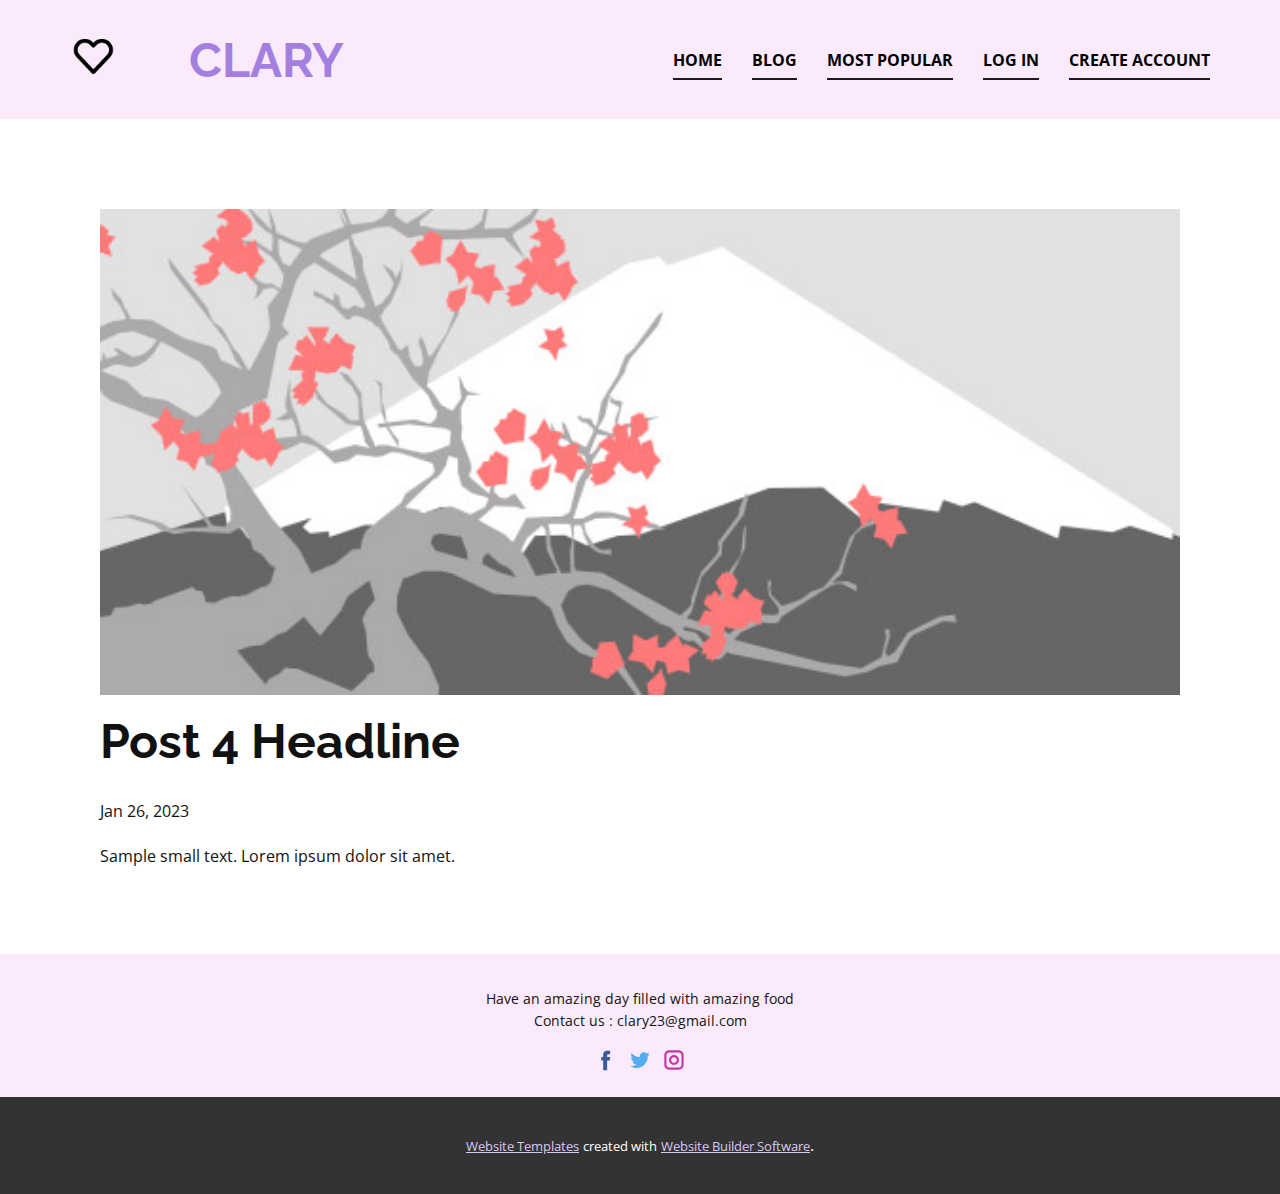
<file: blog/post-3.html>
<!DOCTYPE html>
<html style="font-size: 16px;" lang="en"><head>
    <meta name="viewport" content="width=device-width, initial-scale=1.0">
    <meta charset="utf-8">
    <meta name="keywords" content="Post 1 Headline">
    <meta name="description" content="">
    <title>Post 4 Headline</title>
    <link rel="stylesheet" href="../nicepage.css" media="screen">
<link rel="stylesheet" href="../Post-Template.css" media="screen">
    <script class="u-script" type="text/javascript" src="../jquery.js" defer=""></script>
    <script class="u-script" type="text/javascript" src="../nicepage.js" defer=""></script>
    <meta name="generator" content="Nicepage 5.3.6, nicepage.com">
    <link id="u-theme-google-font" rel="stylesheet" href="https://fonts.googleapis.com/css?family=Raleway:100,100i,200,200i,300,300i,400,400i,500,500i,600,600i,700,700i,800,800i,900,900i|Open+Sans:300,300i,400,400i,500,500i,600,600i,700,700i,800,800i">
    
    
    <script type="application/ld+json">{
		"@context": "http://schema.org",
		"@type": "Organization",
		"name": "Site2",
		"logo": "images/2901197.png",
		"sameAs": [
				"https://facebook.com/name",
				"https://twitter.com/name",
				"https://instagram.com/foodwithshana"
		]
}</script>
    <meta name="theme-color" content="#a37fdf">
    <meta name="twitter:site" content="@">
    <meta name="twitter:card" content="summary_large_image">
    <meta name="twitter:title" content="Post Template">
    <meta name="twitter:description" content="Site2">
  </head>
  <body class="u-body u-xl-mode" data-lang="en"><header class="u-clearfix u-header u-palette-2-light-3 u-header" id="sec-d402"><div class="u-clearfix u-sheet u-sheet-1">
        <a href="../Home.html" class="u-image u-logo u-image-1" data-image-width="128" data-image-height="128" title="Home">
          <img src="../images/2901197.png" class="u-logo-image u-logo-image-1">
        </a>
        <h1 class="u-text u-text-default u-text-palette-2-base u-text-1">
          <a class="u-active-none u-border-none u-btn u-button-link u-button-style u-hover-none u-none u-text-palette-1-base u-btn-1" href="../Home.html">CLARY </a>
        </h1>
        <nav class="u-menu u-menu-one-level u-offcanvas u-menu-1">
          <div class="menu-collapse" style="font-size: 1rem; letter-spacing: 0px; font-weight: 700; text-transform: uppercase;">
            <a class="u-button-style u-custom-active-border-color u-custom-border u-custom-border-color u-custom-borders u-custom-hover-border-color u-custom-left-right-menu-spacing u-custom-padding-bottom u-custom-text-active-color u-custom-text-color u-custom-text-decoration u-custom-text-hover-color u-custom-top-bottom-menu-spacing u-nav-link" href="#" style="padding: 2px 0px; font-size: calc(1em + 4px);">
              <svg class="u-svg-link" viewBox="0 0 24 24"><use xmlns:xlink="http://www.w3.org/1999/xlink" xlink:href="#svg-4b6b"></use></svg>
              <svg class="u-svg-content" version="1.1" id="svg-4b6b" viewBox="0 0 16 16" x="0px" y="0px" xmlns:xlink="http://www.w3.org/1999/xlink" xmlns="http://www.w3.org/2000/svg"><g><rect y="1" width="16" height="2"></rect><rect y="7" width="16" height="2"></rect><rect y="13" width="16" height="2"></rect>
</g></svg>
            </a>
          </div>
          <div class="u-custom-menu u-nav-container">
            <ul class="u-nav u-spacing-30 u-unstyled u-nav-1"><li class="u-nav-item"><a class="u-border-2 u-border-active-palette-1-base u-border-grey-90 u-border-hover-palette-1-base u-border-no-left u-border-no-right u-border-no-top u-button-style u-nav-link u-text-active-palette-1-base u-text-black u-text-hover-palette-1-base" href="../Home.html" style="padding: 10px 0px;">Home</a>
</li><li class="u-nav-item"><a class="u-border-2 u-border-active-palette-1-base u-border-grey-90 u-border-hover-palette-1-base u-border-no-left u-border-no-right u-border-no-top u-button-style u-nav-link u-text-active-palette-1-base u-text-black u-text-hover-palette-1-base" href="../Blog-Post.html" style="padding: 10px 0px;">Blog</a>
</li><li class="u-nav-item"><a class="u-border-2 u-border-active-palette-1-base u-border-grey-90 u-border-hover-palette-1-base u-border-no-left u-border-no-right u-border-no-top u-button-style u-nav-link u-text-active-palette-1-base u-text-black u-text-hover-palette-1-base" href="../Most-Popular.html" style="padding: 10px 0px;">Most Popular</a>
</li><li class="u-nav-item"><a class="u-border-2 u-border-active-palette-1-base u-border-grey-90 u-border-hover-palette-1-base u-border-no-left u-border-no-right u-border-no-top u-button-style u-nav-link u-text-active-palette-1-base u-text-black u-text-hover-palette-1-base" href="../Log-in.html" style="padding: 10px 0px;">Log in</a>
</li><li class="u-nav-item"><a class="u-border-2 u-border-active-palette-1-base u-border-grey-90 u-border-hover-palette-1-base u-border-no-left u-border-no-right u-border-no-top u-button-style u-nav-link u-text-active-palette-1-base u-text-black u-text-hover-palette-1-base" href="../create-account.html" style="padding: 10px 0px;">create account</a>
</li></ul>
          </div>
          <div class="u-custom-menu u-nav-container-collapse">
            <div class="u-black u-container-style u-inner-container-layout u-opacity u-opacity-95 u-sidenav">
              <div class="u-inner-container-layout u-sidenav-overflow">
                <div class="u-menu-close"></div>
                <ul class="u-align-center u-nav u-popupmenu-items u-unstyled u-nav-2"><li class="u-nav-item"><a class="u-button-style u-nav-link" href="../Home.html">Home</a>
</li><li class="u-nav-item"><a class="u-button-style u-nav-link" href="../Blog-Post.html">Blog</a>
</li><li class="u-nav-item"><a class="u-button-style u-nav-link" href="../Most-Popular.html">Most Popular</a>
</li><li class="u-nav-item"><a class="u-button-style u-nav-link" href="../Log-in.html">Log in</a>
</li><li class="u-nav-item"><a class="u-button-style u-nav-link" href="../create-account.html">create account</a>
</li></ul>
              </div>
            </div>
            <div class="u-black u-menu-overlay u-opacity u-opacity-70"></div>
          </div>
        </nav>
      </div></header>
    <section class="u-align-center u-clearfix u-section-1" id="sec-eb4a">
      <div class="u-clearfix u-sheet u-valign-middle-md u-valign-middle-sm u-valign-middle-xs u-sheet-1"><!--post_details--><!--post_details_options_json--><!--{"source":""}--><!--/post_details_options_json--><!--blog_post-->
        <div class="u-container-style u-expanded-width u-post-details u-post-details-1">
          <div class="u-container-layout u-valign-middle u-container-layout-1"><!--blog_post_image-->
            <img alt="" class="u-blog-control u-expanded-width u-image u-image-default u-image-1" src="../images/0fd3416c.jpeg"><!--/blog_post_image--><!--blog_post_header-->
            <h2 class="u-blog-control u-text u-text-1">Post 4 Headline</h2><!--/blog_post_header--><!--blog_post_metadata-->
            <div class="u-blog-control u-metadata u-metadata-1"><!--blog_post_metadata_date-->
              <span class="u-meta-date u-meta-icon">Jan 26, 2023</span><!--/blog_post_metadata_date--><!--blog_post_metadata_category-->
              <!--/blog_post_metadata_category--><!--blog_post_metadata_comments-->
              <!--/blog_post_metadata_comments-->
            </div><!--/blog_post_metadata--><!--blog_post_content-->
            <div class="u-align-justify u-blog-control u-post-content u-text u-text-2 fr-view">
  Sample small text. Lorem ipsum dolor sit amet.
  </div><!--/blog_post_content-->
          </div>
        </div><!--/blog_post--><!--/post_details-->
      </div>
    </section>
    
    
    <footer class="u-align-center u-clearfix u-footer u-palette-2-light-3 u-footer" id="sec-6d3f"><div class="u-clearfix u-sheet u-sheet-1">
        <p class="u-small-text u-text u-text-variant u-text-1">Have an amazing day filled with amazing food<br>Contact us : clary23@gmail.com
        </p>
        <div class="u-social-icons u-spacing-10 u-social-icons-1">
          <a class="u-social-url" title="facebook" target="_blank" href="https://facebook.com/name"><span class="u-icon u-social-facebook u-social-icon u-icon-1"><svg class="u-svg-link" preserveAspectRatio="xMidYMin slice" viewBox="0 0 112 112" style=""><use xmlns:xlink="http://www.w3.org/1999/xlink" xlink:href="#svg-0fef"></use></svg><svg class="u-svg-content" viewBox="0 0 112 112" x="0" y="0" id="svg-0fef"><path fill="currentColor" d="M75.5,28.8H65.4c-1.5,0-4,0.9-4,4.3v9.4h13.9l-1.5,15.8H61.4v45.1H42.8V58.3h-8.8V42.4h8.8V32.2
c0-7.4,3.4-18.8,18.8-18.8h13.8v15.4H75.5z"></path></svg></span>
          </a>
          <a class="u-social-url" title="twitter" target="_blank" href="https://twitter.com/name"><span class="u-icon u-social-icon u-social-twitter u-icon-2"><svg class="u-svg-link" preserveAspectRatio="xMidYMin slice" viewBox="0 0 112 112" style=""><use xmlns:xlink="http://www.w3.org/1999/xlink" xlink:href="#svg-16a1"></use></svg><svg class="u-svg-content" viewBox="0 0 112 112" x="0" y="0" id="svg-16a1"><path fill="currentColor" d="M92.2,38.2c0,0.8,0,1.6,0,2.3c0,24.3-18.6,52.4-52.6,52.4c-10.6,0.1-20.2-2.9-28.5-8.2
	c1.4,0.2,2.9,0.2,4.4,0.2c8.7,0,16.7-2.9,23-7.9c-8.1-0.2-14.9-5.5-17.3-12.8c1.1,0.2,2.4,0.2,3.4,0.2c1.6,0,3.3-0.2,4.8-0.7
	c-8.4-1.6-14.9-9.2-14.9-18c0-0.2,0-0.2,0-0.2c2.5,1.4,5.4,2.2,8.4,2.3c-5-3.3-8.3-8.9-8.3-15.4c0-3.4,1-6.5,2.5-9.2
	c9.1,11.1,22.7,18.5,38,19.2c-0.2-1.4-0.4-2.8-0.4-4.3c0.1-10,8.3-18.2,18.5-18.2c5.4,0,10.1,2.2,13.5,5.7c4.3-0.8,8.1-2.3,11.7-4.5
	c-1.4,4.3-4.3,7.9-8.1,10.1c3.7-0.4,7.3-1.4,10.6-2.9C98.9,32.3,95.7,35.5,92.2,38.2z"></path></svg></span>
          </a>
          <a class="u-social-url" title="instagram" target="_blank" href="https://instagram.com/foodwithshana"><span class="u-icon u-social-icon u-social-instagram u-icon-3"><svg class="u-svg-link" preserveAspectRatio="xMidYMin slice" viewBox="0 0 112 112" style=""><use xmlns:xlink="http://www.w3.org/1999/xlink" xlink:href="#svg-a6ce"></use></svg><svg class="u-svg-content" viewBox="0 0 112 112" x="0" y="0" id="svg-a6ce"><path fill="currentColor" d="M55.9,32.9c-12.8,0-23.2,10.4-23.2,23.2s10.4,23.2,23.2,23.2s23.2-10.4,23.2-23.2S68.7,32.9,55.9,32.9z
	 M55.9,69.4c-7.4,0-13.3-6-13.3-13.3c-0.1-7.4,6-13.3,13.3-13.3s13.3,6,13.3,13.3C69.3,63.5,63.3,69.4,55.9,69.4z"></path><path fill="#FFFFFF" d="M79.7,26.8c-3,0-5.4,2.5-5.4,5.4s2.5,5.4,5.4,5.4c3,0,5.4-2.5,5.4-5.4S82.7,26.8,79.7,26.8z"></path><path fill="currentColor" d="M78.2,11H33.5C21,11,10.8,21.3,10.8,33.7v44.7c0,12.6,10.2,22.8,22.7,22.8h44.7c12.6,0,22.7-10.2,22.7-22.7
	V33.7C100.8,21.1,90.6,11,78.2,11z M91,78.4c0,7.1-5.8,12.8-12.8,12.8H33.5c-7.1,0-12.8-5.8-12.8-12.8V33.7
	c0-7.1,5.8-12.8,12.8-12.8h44.7c7.1,0,12.8,5.8,12.8,12.8V78.4z"></path></svg></span>
          </a>
        </div>
      </div></footer>
    <section class="u-backlink u-clearfix u-grey-80">
      <a class="u-link" href="https://nicepage.com/website-templates" target="_blank">
        <span>Website Templates</span>
      </a>
      <p class="u-text">
        <span>created with</span>
      </p>
      <a class="u-link" href="" target="_blank">
        <span>Website Builder Software</span>
      </a>. 
    </section>
  
</body></html>
</file>
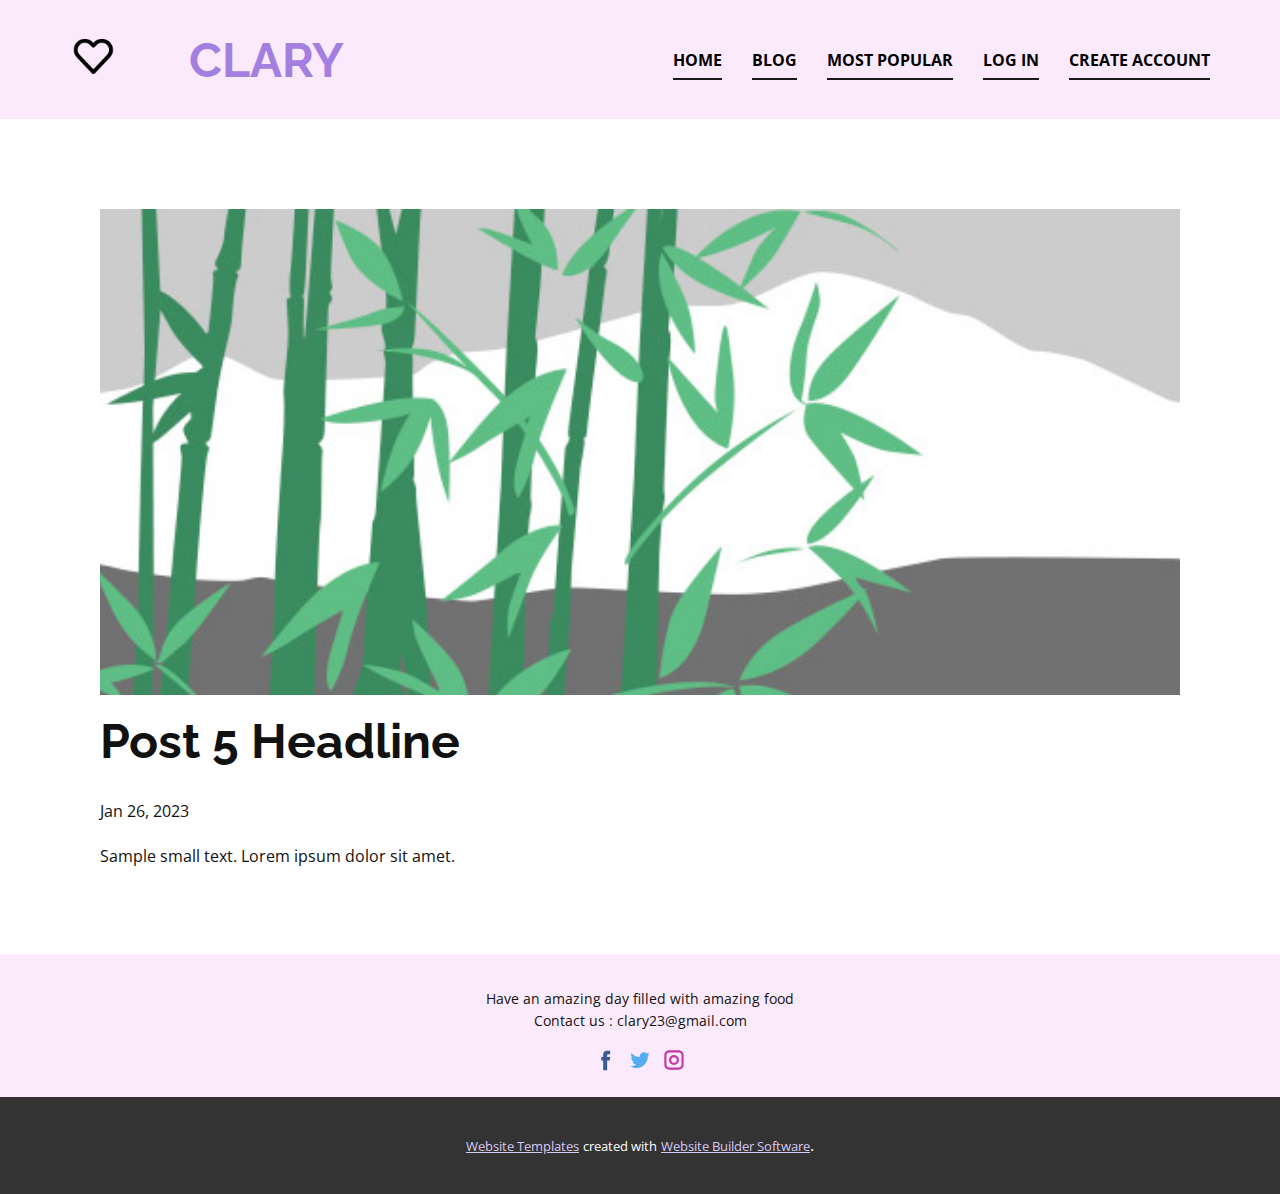
<file: blog/post-4.html>
<!DOCTYPE html>
<html style="font-size: 16px;" lang="en"><head>
    <meta name="viewport" content="width=device-width, initial-scale=1.0">
    <meta charset="utf-8">
    <meta name="keywords" content="Post 1 Headline">
    <meta name="description" content="">
    <title>Post 5 Headline</title>
    <link rel="stylesheet" href="../nicepage.css" media="screen">
<link rel="stylesheet" href="../Post-Template.css" media="screen">
    <script class="u-script" type="text/javascript" src="../jquery.js" defer=""></script>
    <script class="u-script" type="text/javascript" src="../nicepage.js" defer=""></script>
    <meta name="generator" content="Nicepage 5.3.6, nicepage.com">
    <link id="u-theme-google-font" rel="stylesheet" href="https://fonts.googleapis.com/css?family=Raleway:100,100i,200,200i,300,300i,400,400i,500,500i,600,600i,700,700i,800,800i,900,900i|Open+Sans:300,300i,400,400i,500,500i,600,600i,700,700i,800,800i">
    
    
    <script type="application/ld+json">{
		"@context": "http://schema.org",
		"@type": "Organization",
		"name": "Site2",
		"logo": "images/2901197.png",
		"sameAs": [
				"https://facebook.com/name",
				"https://twitter.com/name",
				"https://instagram.com/foodwithshana"
		]
}</script>
    <meta name="theme-color" content="#a37fdf">
    <meta name="twitter:site" content="@">
    <meta name="twitter:card" content="summary_large_image">
    <meta name="twitter:title" content="Post Template">
    <meta name="twitter:description" content="Site2">
  </head>
  <body class="u-body u-xl-mode" data-lang="en"><header class="u-clearfix u-header u-palette-2-light-3 u-header" id="sec-d402"><div class="u-clearfix u-sheet u-sheet-1">
        <a href="../Home.html" class="u-image u-logo u-image-1" data-image-width="128" data-image-height="128" title="Home">
          <img src="../images/2901197.png" class="u-logo-image u-logo-image-1">
        </a>
        <h1 class="u-text u-text-default u-text-palette-2-base u-text-1">
          <a class="u-active-none u-border-none u-btn u-button-link u-button-style u-hover-none u-none u-text-palette-1-base u-btn-1" href="../Home.html">CLARY </a>
        </h1>
        <nav class="u-menu u-menu-one-level u-offcanvas u-menu-1">
          <div class="menu-collapse" style="font-size: 1rem; letter-spacing: 0px; font-weight: 700; text-transform: uppercase;">
            <a class="u-button-style u-custom-active-border-color u-custom-border u-custom-border-color u-custom-borders u-custom-hover-border-color u-custom-left-right-menu-spacing u-custom-padding-bottom u-custom-text-active-color u-custom-text-color u-custom-text-decoration u-custom-text-hover-color u-custom-top-bottom-menu-spacing u-nav-link" href="#" style="padding: 2px 0px; font-size: calc(1em + 4px);">
              <svg class="u-svg-link" viewBox="0 0 24 24"><use xmlns:xlink="http://www.w3.org/1999/xlink" xlink:href="#svg-4b6b"></use></svg>
              <svg class="u-svg-content" version="1.1" id="svg-4b6b" viewBox="0 0 16 16" x="0px" y="0px" xmlns:xlink="http://www.w3.org/1999/xlink" xmlns="http://www.w3.org/2000/svg"><g><rect y="1" width="16" height="2"></rect><rect y="7" width="16" height="2"></rect><rect y="13" width="16" height="2"></rect>
</g></svg>
            </a>
          </div>
          <div class="u-custom-menu u-nav-container">
            <ul class="u-nav u-spacing-30 u-unstyled u-nav-1"><li class="u-nav-item"><a class="u-border-2 u-border-active-palette-1-base u-border-grey-90 u-border-hover-palette-1-base u-border-no-left u-border-no-right u-border-no-top u-button-style u-nav-link u-text-active-palette-1-base u-text-black u-text-hover-palette-1-base" href="../Home.html" style="padding: 10px 0px;">Home</a>
</li><li class="u-nav-item"><a class="u-border-2 u-border-active-palette-1-base u-border-grey-90 u-border-hover-palette-1-base u-border-no-left u-border-no-right u-border-no-top u-button-style u-nav-link u-text-active-palette-1-base u-text-black u-text-hover-palette-1-base" href="../Blog-Post.html" style="padding: 10px 0px;">Blog</a>
</li><li class="u-nav-item"><a class="u-border-2 u-border-active-palette-1-base u-border-grey-90 u-border-hover-palette-1-base u-border-no-left u-border-no-right u-border-no-top u-button-style u-nav-link u-text-active-palette-1-base u-text-black u-text-hover-palette-1-base" href="../Most-Popular.html" style="padding: 10px 0px;">Most Popular</a>
</li><li class="u-nav-item"><a class="u-border-2 u-border-active-palette-1-base u-border-grey-90 u-border-hover-palette-1-base u-border-no-left u-border-no-right u-border-no-top u-button-style u-nav-link u-text-active-palette-1-base u-text-black u-text-hover-palette-1-base" href="../Log-in.html" style="padding: 10px 0px;">Log in</a>
</li><li class="u-nav-item"><a class="u-border-2 u-border-active-palette-1-base u-border-grey-90 u-border-hover-palette-1-base u-border-no-left u-border-no-right u-border-no-top u-button-style u-nav-link u-text-active-palette-1-base u-text-black u-text-hover-palette-1-base" href="../create-account.html" style="padding: 10px 0px;">create account</a>
</li></ul>
          </div>
          <div class="u-custom-menu u-nav-container-collapse">
            <div class="u-black u-container-style u-inner-container-layout u-opacity u-opacity-95 u-sidenav">
              <div class="u-inner-container-layout u-sidenav-overflow">
                <div class="u-menu-close"></div>
                <ul class="u-align-center u-nav u-popupmenu-items u-unstyled u-nav-2"><li class="u-nav-item"><a class="u-button-style u-nav-link" href="../Home.html">Home</a>
</li><li class="u-nav-item"><a class="u-button-style u-nav-link" href="../Blog-Post.html">Blog</a>
</li><li class="u-nav-item"><a class="u-button-style u-nav-link" href="../Most-Popular.html">Most Popular</a>
</li><li class="u-nav-item"><a class="u-button-style u-nav-link" href="../Log-in.html">Log in</a>
</li><li class="u-nav-item"><a class="u-button-style u-nav-link" href="../create-account.html">create account</a>
</li></ul>
              </div>
            </div>
            <div class="u-black u-menu-overlay u-opacity u-opacity-70"></div>
          </div>
        </nav>
      </div></header>
    <section class="u-align-center u-clearfix u-section-1" id="sec-eb4a">
      <div class="u-clearfix u-sheet u-valign-middle-md u-valign-middle-sm u-valign-middle-xs u-sheet-1"><!--post_details--><!--post_details_options_json--><!--{"source":""}--><!--/post_details_options_json--><!--blog_post-->
        <div class="u-container-style u-expanded-width u-post-details u-post-details-1">
          <div class="u-container-layout u-valign-middle u-container-layout-1"><!--blog_post_image-->
            <img alt="" class="u-blog-control u-expanded-width u-image u-image-default u-image-1" src="../images/68f64b9d.jpeg"><!--/blog_post_image--><!--blog_post_header-->
            <h2 class="u-blog-control u-text u-text-1">Post 5 Headline</h2><!--/blog_post_header--><!--blog_post_metadata-->
            <div class="u-blog-control u-metadata u-metadata-1"><!--blog_post_metadata_date-->
              <span class="u-meta-date u-meta-icon">Jan 26, 2023</span><!--/blog_post_metadata_date--><!--blog_post_metadata_category-->
              <!--/blog_post_metadata_category--><!--blog_post_metadata_comments-->
              <!--/blog_post_metadata_comments-->
            </div><!--/blog_post_metadata--><!--blog_post_content-->
            <div class="u-align-justify u-blog-control u-post-content u-text u-text-2 fr-view">
  Sample small text. Lorem ipsum dolor sit amet.
  </div><!--/blog_post_content-->
          </div>
        </div><!--/blog_post--><!--/post_details-->
      </div>
    </section>
    
    
    <footer class="u-align-center u-clearfix u-footer u-palette-2-light-3 u-footer" id="sec-6d3f"><div class="u-clearfix u-sheet u-sheet-1">
        <p class="u-small-text u-text u-text-variant u-text-1">Have an amazing day filled with amazing food<br>Contact us : clary23@gmail.com
        </p>
        <div class="u-social-icons u-spacing-10 u-social-icons-1">
          <a class="u-social-url" title="facebook" target="_blank" href="https://facebook.com/name"><span class="u-icon u-social-facebook u-social-icon u-icon-1"><svg class="u-svg-link" preserveAspectRatio="xMidYMin slice" viewBox="0 0 112 112" style=""><use xmlns:xlink="http://www.w3.org/1999/xlink" xlink:href="#svg-0fef"></use></svg><svg class="u-svg-content" viewBox="0 0 112 112" x="0" y="0" id="svg-0fef"><path fill="currentColor" d="M75.5,28.8H65.4c-1.5,0-4,0.9-4,4.3v9.4h13.9l-1.5,15.8H61.4v45.1H42.8V58.3h-8.8V42.4h8.8V32.2
c0-7.4,3.4-18.8,18.8-18.8h13.8v15.4H75.5z"></path></svg></span>
          </a>
          <a class="u-social-url" title="twitter" target="_blank" href="https://twitter.com/name"><span class="u-icon u-social-icon u-social-twitter u-icon-2"><svg class="u-svg-link" preserveAspectRatio="xMidYMin slice" viewBox="0 0 112 112" style=""><use xmlns:xlink="http://www.w3.org/1999/xlink" xlink:href="#svg-16a1"></use></svg><svg class="u-svg-content" viewBox="0 0 112 112" x="0" y="0" id="svg-16a1"><path fill="currentColor" d="M92.2,38.2c0,0.8,0,1.6,0,2.3c0,24.3-18.6,52.4-52.6,52.4c-10.6,0.1-20.2-2.9-28.5-8.2
	c1.4,0.2,2.9,0.2,4.4,0.2c8.7,0,16.7-2.9,23-7.9c-8.1-0.2-14.9-5.5-17.3-12.8c1.1,0.2,2.4,0.2,3.4,0.2c1.6,0,3.3-0.2,4.8-0.7
	c-8.4-1.6-14.9-9.2-14.9-18c0-0.2,0-0.2,0-0.2c2.5,1.4,5.4,2.2,8.4,2.3c-5-3.3-8.3-8.9-8.3-15.4c0-3.4,1-6.5,2.5-9.2
	c9.1,11.1,22.7,18.5,38,19.2c-0.2-1.4-0.4-2.8-0.4-4.3c0.1-10,8.3-18.2,18.5-18.2c5.4,0,10.1,2.2,13.5,5.7c4.3-0.8,8.1-2.3,11.7-4.5
	c-1.4,4.3-4.3,7.9-8.1,10.1c3.7-0.4,7.3-1.4,10.6-2.9C98.9,32.3,95.7,35.5,92.2,38.2z"></path></svg></span>
          </a>
          <a class="u-social-url" title="instagram" target="_blank" href="https://instagram.com/foodwithshana"><span class="u-icon u-social-icon u-social-instagram u-icon-3"><svg class="u-svg-link" preserveAspectRatio="xMidYMin slice" viewBox="0 0 112 112" style=""><use xmlns:xlink="http://www.w3.org/1999/xlink" xlink:href="#svg-a6ce"></use></svg><svg class="u-svg-content" viewBox="0 0 112 112" x="0" y="0" id="svg-a6ce"><path fill="currentColor" d="M55.9,32.9c-12.8,0-23.2,10.4-23.2,23.2s10.4,23.2,23.2,23.2s23.2-10.4,23.2-23.2S68.7,32.9,55.9,32.9z
	 M55.9,69.4c-7.4,0-13.3-6-13.3-13.3c-0.1-7.4,6-13.3,13.3-13.3s13.3,6,13.3,13.3C69.3,63.5,63.3,69.4,55.9,69.4z"></path><path fill="#FFFFFF" d="M79.7,26.8c-3,0-5.4,2.5-5.4,5.4s2.5,5.4,5.4,5.4c3,0,5.4-2.5,5.4-5.4S82.7,26.8,79.7,26.8z"></path><path fill="currentColor" d="M78.2,11H33.5C21,11,10.8,21.3,10.8,33.7v44.7c0,12.6,10.2,22.8,22.7,22.8h44.7c12.6,0,22.7-10.2,22.7-22.7
	V33.7C100.8,21.1,90.6,11,78.2,11z M91,78.4c0,7.1-5.8,12.8-12.8,12.8H33.5c-7.1,0-12.8-5.8-12.8-12.8V33.7
	c0-7.1,5.8-12.8,12.8-12.8h44.7c7.1,0,12.8,5.8,12.8,12.8V78.4z"></path></svg></span>
          </a>
        </div>
      </div></footer>
    <section class="u-backlink u-clearfix u-grey-80">
      <a class="u-link" href="https://nicepage.com/website-templates" target="_blank">
        <span>Website Templates</span>
      </a>
      <p class="u-text">
        <span>created with</span>
      </p>
      <a class="u-link" href="" target="_blank">
        <span>Website Builder Software</span>
      </a>. 
    </section>
  
</body></html>
</file>
